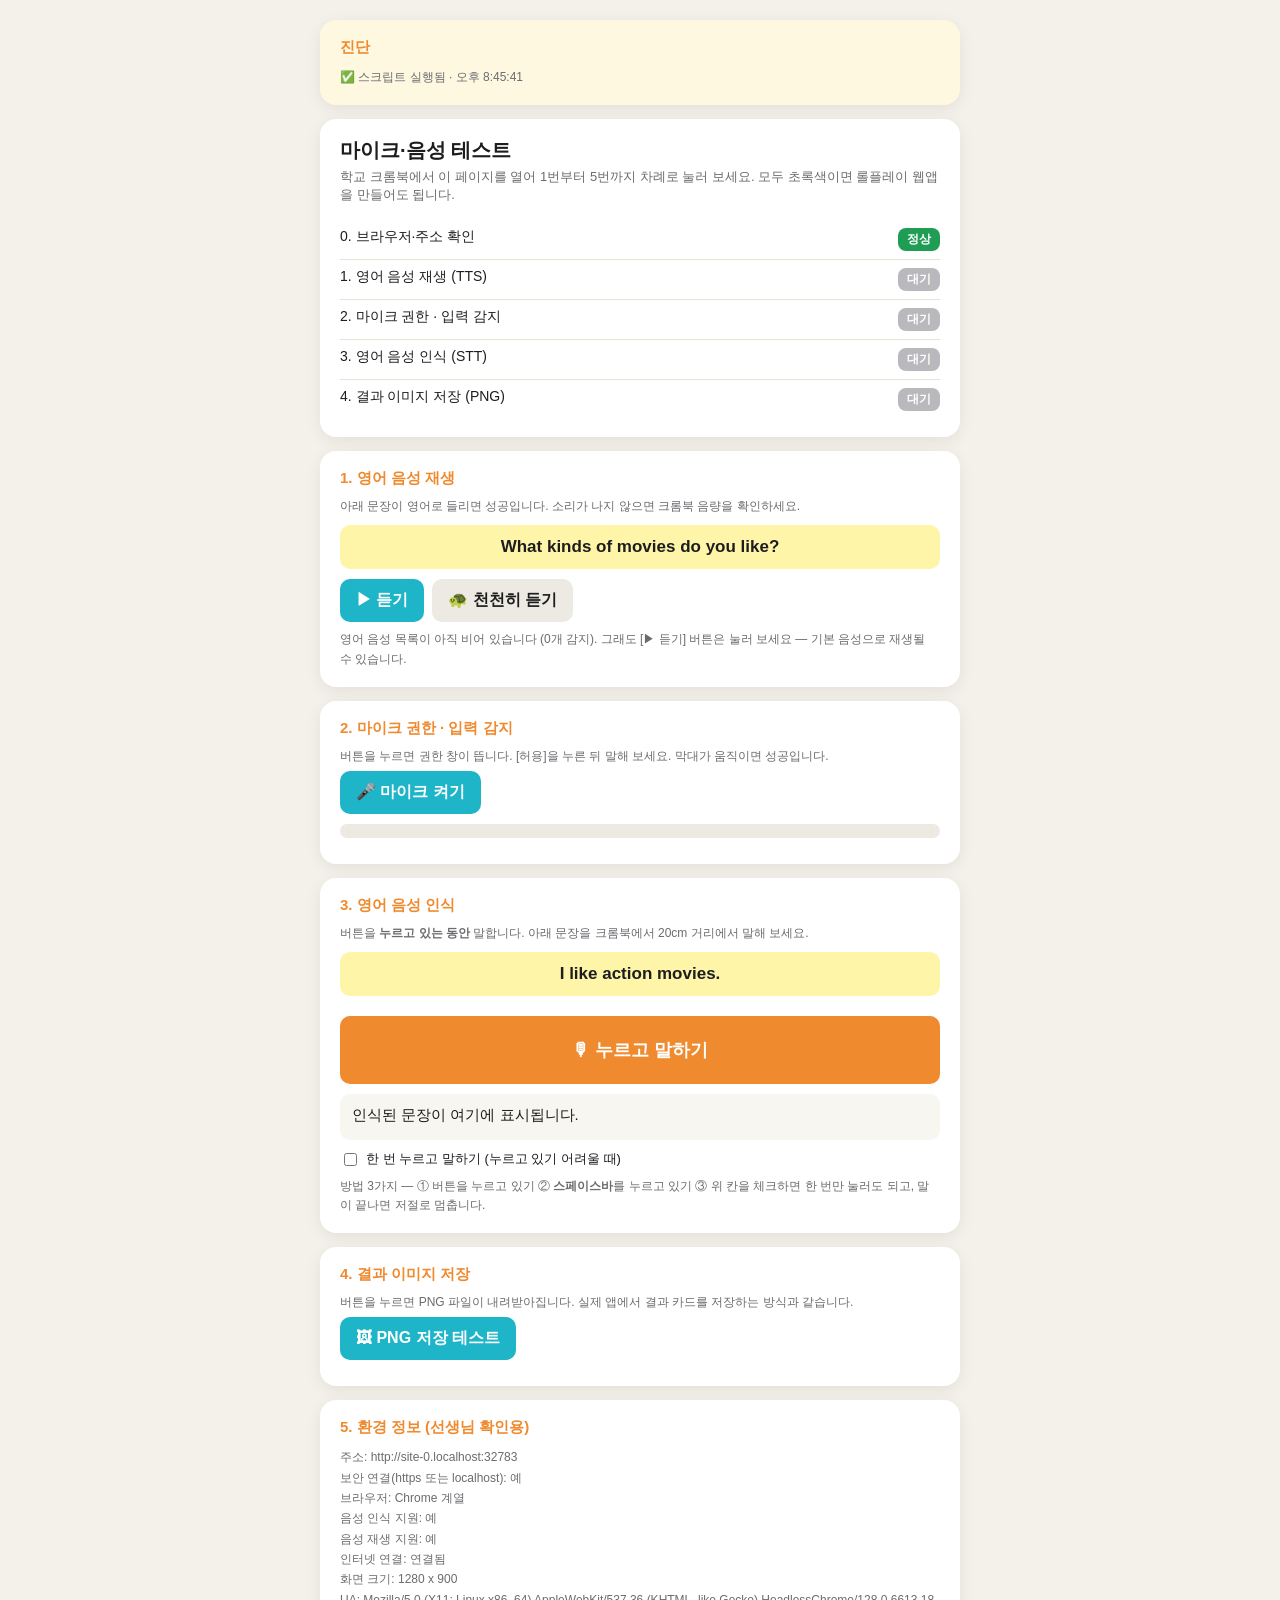
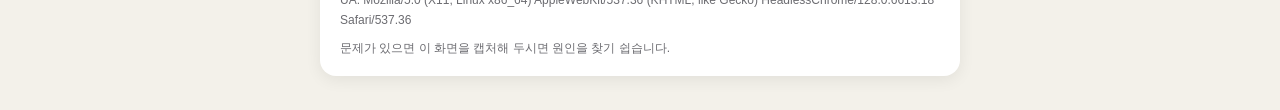
<file: index.html>
<!DOCTYPE html>
<html lang="ko">
<head>
<meta charset="UTF-8">
<meta name="viewport" content="width=device-width, initial-scale=1">
<title>마이크·음성 테스트</title>
<style>
  :root{--bg:#f3f1ea;--card:#fff;--ink:#1d1d1f;--sub:#6b6b70;--line:#e6e2d6;
        --teal:#1fb5c9;--orange:#ef8a2e;--ok:#1f9d55;--warn:#e0a100;--no:#d64545;}
  *{box-sizing:border-box}
  body{margin:0;background:var(--bg);color:var(--ink);padding:20px 14px;
       font-family:"Pretendard","Apple SD Gothic Neo","Noto Sans KR",sans-serif}
  .wrap{max-width:640px;margin:0 auto}
  .card{background:var(--card);border-radius:16px;padding:18px 20px;margin-bottom:14px;
        box-shadow:0 4px 16px rgba(0,0,0,.07)}
  h1{font-size:20px;margin:0 0 4px}
  .lead{font-size:13px;color:var(--sub);margin:0 0 16px}
  h2{font-size:15px;margin:0 0 10px;color:var(--orange)}
  .step{font-size:12px;color:var(--sub);margin-bottom:6px}
  button{font:inherit;border:0;border-radius:10px;padding:11px 16px;cursor:pointer;
         background:var(--teal);color:#fff;font-weight:700}
  button.ghost{background:#eceae2;color:var(--ink)}
  button:disabled{opacity:.45;cursor:default}
  .row{display:flex;gap:8px;flex-wrap:wrap;align-items:center}
  .talk{width:100%;padding:22px;font-size:18px;background:var(--orange);margin-top:10px;
        touch-action:none;user-select:none}
  .talk.rec{background:var(--no)}
  .target{background:#fff5a8;border-radius:10px;padding:12px;font-size:17px;font-weight:700;
          text-align:center;margin:10px 0}
  .result{background:#f7f6f1;border-radius:10px;padding:12px;font-size:15px;min-height:46px;
          margin-top:10px;word-break:break-word}
  .meter{height:14px;background:#eceae2;border-radius:7px;overflow:hidden;margin-top:10px}
  .meter i{display:block;height:100%;width:0;background:var(--ok);transition:width .08s}
  ul.checks{list-style:none;padding:0;margin:0;font-size:14px}
  ul.checks li{padding:8px 0;border-bottom:1px solid var(--line);display:flex;
               justify-content:space-between;gap:10px}
  ul.checks li:last-child{border-bottom:0}
  .badge{font-size:12px;font-weight:700;padding:3px 9px;border-radius:8px;color:#fff;white-space:nowrap}
  .b-ok{background:var(--ok)} .b-warn{background:var(--warn)} .b-no{background:var(--no)} .b-idle{background:#b9b9bd}
  .hint{font-size:12px;color:var(--sub);margin-top:8px;line-height:1.6}
  .env{font-size:12px;color:var(--sub);line-height:1.7;word-break:break-all}
</style>
</head>
<body>
<div class="wrap">

  <div class="card" id="diagCard" style="background:#fff8e1">
    <h2>진단</h2>
    <div class="env" id="diag">스크립트가 실행되지 않았습니다. 이 문장이 그대로 보이면, 페이지가 스크립트를 막는 곳(파일 미리보기, 구글 드라이브 미리보기 등)에서 열린 것입니다.</div>
  </div>

  <div class="card">
    <h1>마이크·음성 테스트</h1>
    <p class="lead">학교 크롬북에서 이 페이지를 열어 1번부터 5번까지 차례로 눌러 보세요. 모두 초록색이면 롤플레이 웹앱을 만들어도 됩니다.</p>
    <ul class="checks" id="checks">
      <li><span>0. 브라우저·주소 확인</span><span class="badge b-idle" id="c0">대기</span></li>
      <li><span>1. 영어 음성 재생 (TTS)</span><span class="badge b-idle" id="c1">대기</span></li>
      <li><span>2. 마이크 권한 · 입력 감지</span><span class="badge b-idle" id="c2">대기</span></li>
      <li><span>3. 영어 음성 인식 (STT)</span><span class="badge b-idle" id="c3">대기</span></li>
      <li><span>4. 결과 이미지 저장 (PNG)</span><span class="badge b-idle" id="c4">대기</span></li>
    </ul>
  </div>

  <div class="card">
    <h2>1. 영어 음성 재생</h2>
    <div class="step">아래 문장이 영어로 들리면 성공입니다. 소리가 나지 않으면 크롬북 음량을 확인하세요.</div>
    <div class="target">What kinds of movies do you like?</div>
    <div class="row">
      <button id="btnSpeak">▶ 듣기</button>
      <button class="ghost" id="btnSlow">🐢 천천히 듣기</button>
    </div>
    <div class="hint" id="voiceInfo">음성 목록을 불러오는 중…</div>
  </div>

  <div class="card">
    <h2>2. 마이크 권한 · 입력 감지</h2>
    <div class="step">버튼을 누르면 권한 창이 뜹니다. [허용]을 누른 뒤 말해 보세요. 막대가 움직이면 성공입니다.</div>
    <div class="row"><button id="btnMic">🎤 마이크 켜기</button></div>
    <div class="meter"><i id="level"></i></div>
    <div class="hint" id="micMsg"></div>
  </div>

  <div class="card">
    <h2>3. 영어 음성 인식</h2>
    <div class="step">버튼을 <b>누르고 있는 동안</b> 말합니다. 아래 문장을 크롬북에서 20cm 거리에서 말해 보세요.</div>
    <div class="target">I like action movies.</div>
    <button class="talk" id="btnTalk">🎙 누르고 말하기</button>
    <div class="result" id="sttOut">인식된 문장이 여기에 표시됩니다.</div>
    <div class="row" style="margin-top:10px">
      <label style="font-size:13px;display:flex;align-items:center;gap:6px;cursor:pointer">
        <input type="checkbox" id="toggleMode"> 한 번 누르고 말하기 (누르고 있기 어려울 때)
      </label>
    </div>
    <div class="hint" id="sttMsg">방법 3가지 — ① 버튼을 누르고 있기 ② <b>스페이스바</b>를 누르고 있기 ③ 위 칸을 체크하면 한 번만 눌러도 되고, 말이 끝나면 저절로 멈춥니다.</div>
  </div>

  <div class="card">
    <h2>4. 결과 이미지 저장</h2>
    <div class="step">버튼을 누르면 PNG 파일이 내려받아집니다. 실제 앱에서 결과 카드를 저장하는 방식과 같습니다.</div>
    <div class="row"><button id="btnPng">🖼 PNG 저장 테스트</button></div>
    <div class="hint" id="pngMsg"></div>
  </div>

  <div class="card">
    <h2>5. 환경 정보 (선생님 확인용)</h2>
    <div class="env" id="env"></div>
    <div class="hint">문제가 있으면 이 화면을 캡처해 두시면 원인을 찾기 쉽습니다.</div>
  </div>

</div>

<script>
window.onerror = function(msg, src, line){
  var d = document.getElementById("diag");
  if (d) d.innerHTML = "⚠️ 스크립트 오류: " + msg + " (줄 " + line + ")";
  return false;
};
(function(){
  "use strict";
  var $ = function(id){ return document.getElementById(id); };
  $("diag").textContent = "✅ 스크립트 실행됨 · " + new Date().toLocaleTimeString("ko-KR");
  function mark(id, state, text){
    var el = $(id);
    el.className = "badge " + ({ok:"b-ok", warn:"b-warn", no:"b-no"}[state] || "b-idle");
    el.textContent = text;
  }

  /* ---------- 0. 환경 확인 ---------- */
  var ua = navigator.userAgent;
  var isChrome = /Chrome\//.test(ua) && !/Edg\/|OPR\//.test(ua);
  var secure = window.isSecureContext;
  var hasSTT = ("webkitSpeechRecognition" in window) || ("SpeechRecognition" in window);
  var hasTTS = ("speechSynthesis" in window);
  var envLines = [
    "주소: " + location.origin,
    "보안 연결(https 또는 localhost): " + (secure ? "예" : "아니오"),
    "브라우저: " + (isChrome ? "Chrome 계열" : "Chrome 아님"),
    "음성 인식 지원: " + (hasSTT ? "예" : "아니오"),
    "음성 재생 지원: " + (hasTTS ? "예" : "아니오"),
    "인터넷 연결: " + (navigator.onLine ? "연결됨" : "끊김"),
    "화면 크기: " + window.innerWidth + " x " + window.innerHeight,
    "UA: " + ua
  ];
  $("env").innerHTML = envLines.join("<br>");

  if (location.protocol === "file:"){
    $("diag").innerHTML = "⚠️ 이 페이지가 <b>파일(file://)</b>로 열렸습니다. 이 상태에서는 마이크와 음성 인식이 동작하지 않습니다. "
      + "GitHub Pages나 Netlify에 올린 뒤 <b>https:// 주소</b>로 열어 주세요.";
    $("diagCard").style.background = "#ffe3e3";
  }

  if (secure && isChrome && hasSTT && hasTTS) mark("c0","ok","정상");
  else if (!secure) mark("c0","no","https 필요");
  else if (!hasSTT) mark("c0","no","인식 미지원");
  else mark("c0","warn","Chrome 권장");

  /* ---------- 1. TTS ---------- */
  var voice = null, tries = 0;
  function pickVoice(){
    if (!hasTTS) { $("voiceInfo").textContent = "이 브라우저는 음성 재생을 지원하지 않습니다."; return true; }
    var all = [];
    try { all = speechSynthesis.getVoices() || []; } catch(e){}
    var vs = all.filter(function(v){ return /^en(-|_)/i.test(v.lang); });
    if (!vs.length){
      $("voiceInfo").textContent = "영어 음성 목록이 아직 비어 있습니다 (" + all.length + "개 감지). "
        + "그래도 [▶ 듣기] 버튼은 눌러 보세요 — 기본 음성으로 재생될 수 있습니다.";
      return false;
    }
    voice = vs.filter(function(v){ return /US/i.test(v.lang); })[0] || vs[0];
    $("voiceInfo").textContent = "사용 음성: " + voice.name + " (" + voice.lang + ")";
    return true;
  }
  if (hasTTS){
    if (!pickVoice()){
      var timer = setInterval(function(){
        tries++;
        if (pickVoice() || tries > 20) clearInterval(timer);
      }, 300);
    }
    try { speechSynthesis.onvoiceschanged = pickVoice; } catch(e){}
  }

  function speak(rate){
    if (!hasTTS) { mark("c1","no","미지원"); return; }
    speechSynthesis.cancel();
    var u = new SpeechSynthesisUtterance("What kinds of movies do you like?");
    u.lang = "en-US"; u.rate = rate;
    if (voice) u.voice = voice;
    u.onstart = function(){ mark("c1","warn","재생 중"); };
    u.onend   = function(){ mark("c1","ok","정상"); };
    u.onerror = function(e){ mark("c1","no","오류"); $("voiceInfo").textContent = "재생 오류: " + (e.error||""); };
    speechSynthesis.speak(u);
  }
  $("btnSpeak").onclick = function(){ speak(1); };
  $("btnSlow").onclick  = function(){ speak(0.7); };

  /* ---------- 2. 마이크 입력 ---------- */
  var micOn = false, peak = 0;
  $("btnMic").onclick = function(){
    if (micOn) return;
    if (!navigator.mediaDevices || !navigator.mediaDevices.getUserMedia){
      mark("c2","no","미지원"); $("micMsg").textContent = "이 브라우저에서는 마이크를 쓸 수 없습니다."; return;
    }
    mark("c2","warn","권한 요청 중");
    navigator.mediaDevices.getUserMedia({audio:true}).then(function(stream){
      micOn = true;
      mark("c2","warn","말해 보세요");
      $("micMsg").textContent = "권한이 허용되었습니다. 말할 때 막대가 움직이면 정상입니다.";
      $("btnMic").disabled = true;
      var ctx = new (window.AudioContext || window.webkitAudioContext)();
      var src = ctx.createMediaStreamSource(stream);
      var an = ctx.createAnalyser(); an.fftSize = 512;
      src.connect(an);
      var buf = new Uint8Array(an.fftSize);
      (function loop(){
        an.getByteTimeDomainData(buf);
        var sum = 0;
        for (var i=0;i<buf.length;i++){ var d = (buf[i]-128)/128; sum += d*d; }
        var rms = Math.sqrt(sum/buf.length);
        var pct = Math.min(100, Math.round(rms*400));
        $("level").style.width = pct + "%";
        if (pct > peak) peak = pct;
        if (peak >= 12) mark("c2","ok","정상");
        requestAnimationFrame(loop);
      })();
    }).catch(function(err){
      mark("c2","no","거부됨");
      $("micMsg").textContent = "마이크를 쓸 수 없습니다 (" + err.name + "). 주소창 왼쪽 자물쇠에서 마이크를 [허용]으로 바꿔 주세요.";
    });
  };

  /* ---------- 3. STT ---------- */
  var SR = window.SpeechRecognition || window.webkitSpeechRecognition;
  var rec = null, listening = false;
  var TARGET_CHUNKS = ["i like", "action movies"];

  function norm(s){
    return (s||"").toLowerCase().replace(/[^a-z0-9\s]/g," ").replace(/\s+/g," ").trim();
  }
  function scoreText(text){
    var t = norm(text), hit = 0;
    TARGET_CHUNKS.forEach(function(c){ if (t.indexOf(c) >= 0) hit++; });
    return hit;
  }

  function startRec(){
    if (!SR){ mark("c3","no","미지원"); $("sttMsg").textContent = "이 브라우저는 음성 인식을 지원하지 않습니다. Chrome으로 열어 주세요."; return; }
    if (listening) return;
    rec = new SR();
    rec.lang = "en-US";
    rec.continuous = false;
    rec.interimResults = false;
    rec.maxAlternatives = 3;

    rec.onstart = function(){
      listening = true;
      $("btnTalk").classList.add("rec");
      $("btnTalk").textContent = "🔴 듣는 중… (손을 떼면 끝)";
      mark("c3","warn","듣는 중");
      $("sttMsg").textContent = "";
    };
    rec.onresult = function(e){
      var alts = e.results[0], best = "", bestScore = -1;
      for (var i=0;i<alts.length;i++){
        var s = scoreText(alts[i].transcript);
        if (s > bestScore){ bestScore = s; best = alts[i].transcript; }
      }
      var hits = TARGET_CHUNKS.map(function(c){
        return (norm(best).indexOf(c) >= 0 ? "✅ " : "⬜ ") + c;
      }).join("　");
      $("sttOut").innerHTML = "<b>" + best + "</b><br><span style='font-size:13px'>" + hits + "</span>";
      if (bestScore === TARGET_CHUNKS.length) mark("c3","ok","정상");
      else mark("c3","warn","일부만 인식");
    };
    rec.onerror = function(e){
      var msg = {
        "not-allowed":"마이크 권한이 거부되었습니다. 주소창 자물쇠에서 허용해 주세요.",
        "service-not-allowed":"브라우저가 음성 인식 서비스를 막고 있습니다. 학교 정책 설정을 확인해 주세요.",
        "no-speech":"소리가 인식되지 않았습니다. 조금 더 가까이에서 말해 보세요.",
        "audio-capture":"마이크를 찾지 못했습니다. 이어폰 연결을 확인해 주세요.",
        "network":"네트워크 오류입니다. 학교 와이파이에서 음성 서버가 막혀 있을 수 있습니다.",
        "aborted":"인식이 중단되었습니다."
      }[e.error] || ("오류: " + e.error);
      $("sttMsg").textContent = msg;
      if (e.error === "no-speech" || e.error === "aborted") mark("c3","warn","다시 시도");
      else mark("c3","no","실패");
    };
    rec.onend = function(){
      listening = false;
      $("btnTalk").classList.remove("rec");
      $("btnTalk").textContent = "🎙 누르고 말하기";
    };
    try { rec.start(); } catch(err){ listening = false; }
  }
  function stopRec(){ if (rec && listening) { try { rec.stop(); } catch(e){} } }

  var talk = $("btnTalk");
  function isToggle(){ return $("toggleMode").checked; }

  function pressStart(){
    if (isToggle()){
      if (listening) stopRec(); else startRec();
    } else {
      startRec();
    }
  }
  function pressEnd(){ if (!isToggle()) stopRec(); }

  // 화면 터치 · 트랙패드 · 마우스
  talk.addEventListener("pointerdown", function(e){ e.preventDefault(); talk.focus(); pressStart(); });
  talk.addEventListener("pointerup",   function(e){ e.preventDefault(); pressEnd(); });
  talk.addEventListener("pointerleave",function(){ pressEnd(); });
  talk.addEventListener("contextmenu", function(e){ e.preventDefault(); });
  // 버튼이 기본 click(엔터/스페이스 포함)으로 두 번 동작하지 않게 막음
  talk.addEventListener("click", function(e){ e.preventDefault(); });

  // 키보드: 스페이스바를 누르고 있는 동안 녹음
  document.addEventListener("keydown", function(e){
    if (e.code !== "Space" && e.key !== " ") return;
    var t = e.target.tagName;
    if (t === "INPUT" || t === "TEXTAREA") return;
    e.preventDefault();
    if (e.repeat) return;
    pressStart();
  });
  document.addEventListener("keyup", function(e){
    if (e.code !== "Space" && e.key !== " ") return;
    e.preventDefault();
    pressEnd();
  });

  /* ---------- 4. PNG 저장 ---------- */
  $("btnPng").onclick = function(){
    try{
      var c = document.createElement("canvas");
      c.width = 720; c.height = 360;
      var g = c.getContext("2d");
      g.fillStyle = "#ffffff"; g.fillRect(0,0,720,360);
      g.fillStyle = "#1fb5c9"; g.fillRect(0,0,720,80);
      g.fillStyle = "#ffffff"; g.font = "bold 28px sans-serif";
      g.fillText("말하기 결과 카드 (테스트)", 28, 50);
      g.fillStyle = "#1d1d1f"; g.font = "20px sans-serif";
      g.fillText("이 파일이 저장되면 결과 카드 저장도 정상입니다.", 28, 140);
      g.fillText("저장 시각: " + new Date().toLocaleString("ko-KR"), 28, 180);
      g.fillStyle = "#1f9d55"; g.font = "bold 22px sans-serif";
      g.fillText("✅ PNG 저장 성공", 28, 240);
      c.toBlob(function(blob){
        if (!blob){ mark("c4","no","실패"); $("pngMsg").textContent = "이미지를 만들지 못했습니다."; return; }
        var url = URL.createObjectURL(blob);
        var a = document.createElement("a");
        a.href = url; a.download = "png-test.png";
        document.body.appendChild(a); a.click(); a.remove();
        setTimeout(function(){ URL.revokeObjectURL(url); }, 1000);
        mark("c4","ok","정상");
        $("pngMsg").textContent = "다운로드 폴더에 png-test.png 파일이 저장되었는지 확인해 주세요.";
      }, "image/png");
    } catch(err){
      mark("c4","no","실패");
      $("pngMsg").textContent = "저장 오류: " + err.message;
    }
  };
})();
</script>
</body>
</html>
</file>
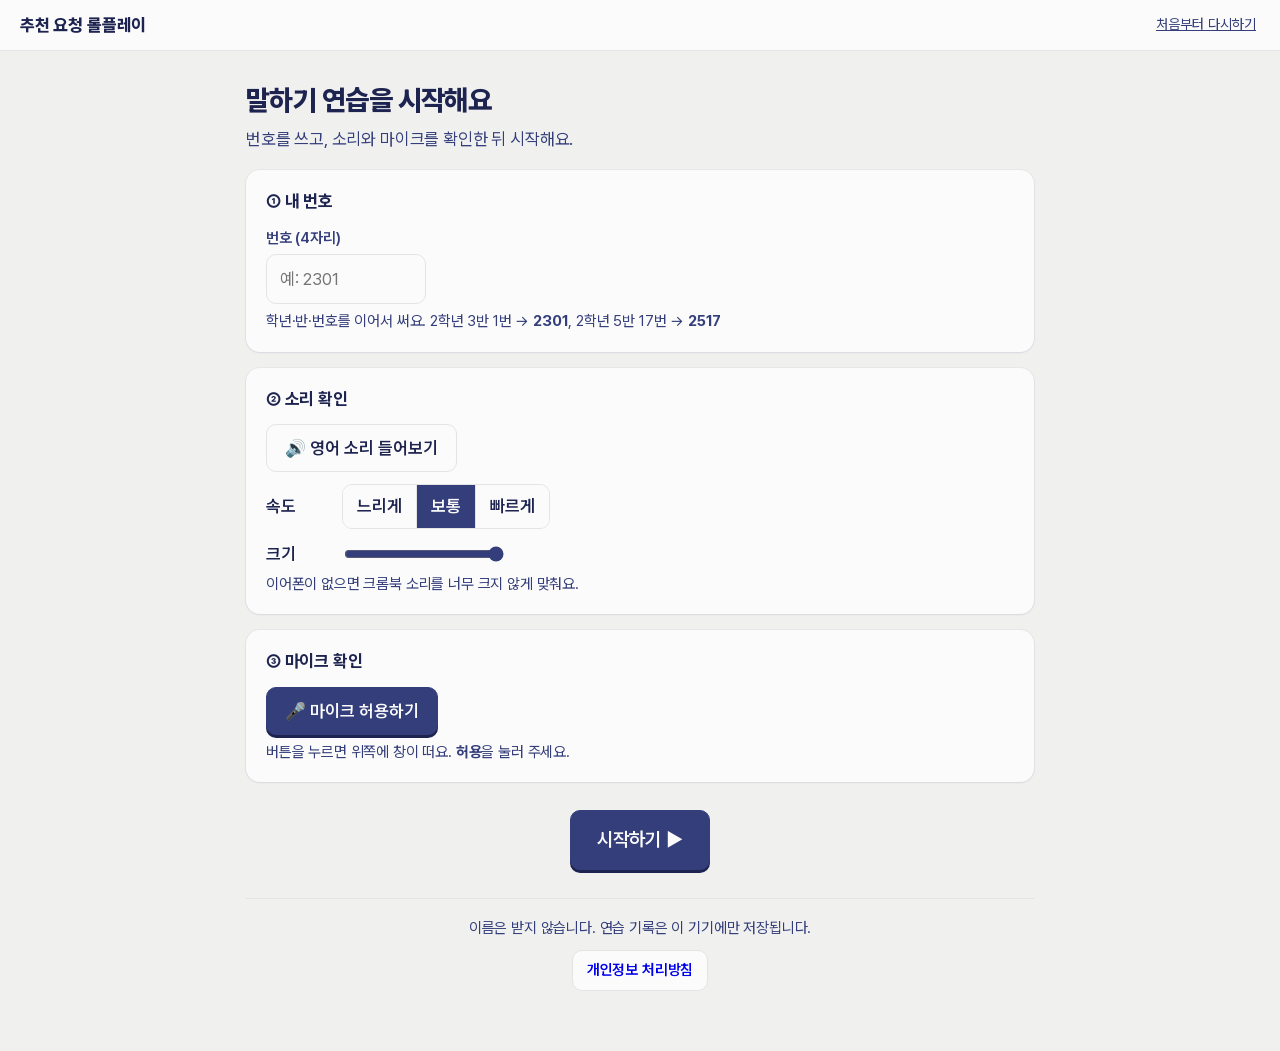
<file: app.html>
<!DOCTYPE html>
<html lang="ko">
<head>
<meta charset="UTF-8">
<meta name="viewport" content="width=device-width, initial-scale=1">
<title>추천 요청 롤플레이</title>
<link rel="icon" href="icons/favicon.ico" sizes="any">
<link rel="icon" href="icons/icon-192.png" type="image/png">
<link rel="apple-touch-icon" href="icons/apple-touch-icon.png">
<link rel="manifest" href="manifest.webmanifest">
<meta name="theme-color" content="#343E7B">
<link rel="stylesheet" href="fonts/pretendard/pretendard.css">
<style>
  :root {
    /* 참조 1 팔레트 (A 스노우 노트) + 글자용 짙은 남색 */
    --bg: #F0F0EF;
    --card: #FBFBFB;
    --ink: #1E2450;
    --muted: #343E7B;
    --line: #E5E4E4;
    --soft: #F0F0EF;
    --primary: #343E7B;
    --primary-soft: #E4E7F0;
    --speak: #F69B63;
    --green: #59BD93;
    --green-soft: #DEF0E8;
    --yellow: #A4ADC7;
    --yellow-soft: #EBEDF2;
    --red: #343E7B;
    --red-soft: #FAE3D5;
    --radius: 14px;
  }
  * { box-sizing: border-box; }
  body {
    margin: 0;
    background: var(--bg);
    color: var(--ink);
    font: 17px/1.55 system-ui, "Noto Sans KR", "Apple SD Gothic Neo", "Malgun Gothic", sans-serif;
  }
  [hidden] { display: none !important; }
  button, input { font: inherit; color: inherit; }
  .en { font-family: system-ui, "Segoe UI", Roboto, Arial, sans-serif; }

  /* ---------- 상단 ---------- */
  .topbar {
    position: sticky; top: 0; z-index: 10;
    display: flex; align-items: center; gap: 10px; flex-wrap: wrap;
    padding: 10px 20px;
    background: var(--card); border-bottom: 1px solid var(--line);
  }
  .topbar .title { font-weight: 700; }
  .topbar .spacer { flex: 1; }
  .badge {
    display: inline-block; padding: 2px 10px; border-radius: 999px;
    background: var(--primary-soft); color: var(--primary); font-size: 14px; font-weight: 600;
  }
  .linkbtn {
    background: none; border: 0; color: var(--muted); font-size: 14px;
    text-decoration: underline; cursor: pointer; padding: 4px;
  }

  .banner {
    margin: 12px auto 0; max-width: 820px; padding: 12px 16px;
    border-radius: 10px; font-size: 15px;
  }
  .banner.warn { background: var(--yellow-soft); border: 1px solid var(--yellow); }
  .banner.err  { background: var(--red-soft); border: 1px solid var(--speak); }

  main { max-width: 820px; margin: 0 auto; padding: 20px 16px 60px; }
  h1 { font-size: 26px; margin: 8px 0 4px; }
  .lead { color: var(--muted); margin: 0 0 18px; }

  .card {
    background: var(--card); border: 1px solid var(--line); border-radius: var(--radius);
    padding: 18px 20px; margin-bottom: 16px;
  }
  .card h2 { font-size: 19px; margin: 0 0 12px; display: flex; align-items: center; gap: 8px; }
  .card h2 small { color: var(--muted); font-weight: 500; font-size: 15px; }
  .card h2 .ok { margin-left: auto; font-size: 15px; color: var(--ink); font-weight: 600; }

  /* ---------- 입력 ---------- */
  .row { display: flex; gap: 12px; flex-wrap: wrap; }
  .field { display: flex; flex-direction: column; gap: 4px; flex: 1 1 200px; }
  .field > span { font-size: 15px; color: var(--muted); font-weight: 600; }
  input[type=text] {
    width: 100%; padding: 11px 13px; border: 1.5px solid var(--line); border-radius: 10px;
    background: var(--card); outline: none;
  }
  input[type=text]:focus { border-color: var(--primary); box-shadow: 0 0 0 3px var(--primary-soft); }
  select {
    width: 100%; max-width: 420px; padding: 11px 13px; border: 1.5px solid var(--line); border-radius: 10px;
    background: var(--card); font: inherit; color: inherit; cursor: pointer; outline: none;
  }
  select:focus { border-color: var(--primary); box-shadow: 0 0 0 3px var(--primary-soft); }
  select:disabled { background: var(--soft); color: var(--muted); cursor: not-allowed; }

  .btn {
    display: inline-flex; align-items: center; justify-content: center; gap: 6px;
    padding: 10px 18px; border-radius: 10px; border: 1.5px solid var(--line);
    background: var(--card); cursor: pointer; font-weight: 600;
  }
  .btn:hover { border-color: var(--yellow); }
  .btn.primary { background: var(--primary); border-color: var(--primary); color: var(--card); }
  .btn.primary:hover { filter: brightness(1.07); }
  .btn.big { padding: 14px 26px; font-size: 19px; }
  .btn:disabled { opacity: .45; cursor: not-allowed; filter: none; }

  .seg { display: inline-flex; border: 1.5px solid var(--line); border-radius: 10px; overflow: hidden; }
  .seg button {
    border: 0; background: var(--card); padding: 8px 14px; cursor: pointer; font-weight: 600;
    border-right: 1px solid var(--line);
  }
  .seg button:last-child { border-right: 0; }
  .seg button.on { background: var(--primary); color: var(--card); }

  .sub { font-size: 15px; color: var(--muted); margin: 6px 0 0; }
  .setting { display: flex; align-items: center; gap: 12px; flex-wrap: wrap; margin-top: 12px; }
  .setting > .lbl { font-weight: 600; min-width: 64px; }
  input[type=range] { width: 160px; accent-color: var(--primary); }

  /* ---------- 마이크 ---------- */
  .radios { display: flex; gap: 10px; flex-wrap: wrap; }
  .radio {
    display: flex; align-items: center; gap: 8px; cursor: pointer;
    padding: 9px 14px; border: 1.5px solid var(--line); border-radius: 10px;
  }
  .radio:has(input:checked) { border-color: var(--primary); background: var(--primary-soft); }
  .radio input { accent-color: var(--primary); width: 18px; height: 18px; margin: 0; }

  .meter {
    height: 12px; border-radius: 999px; background: var(--line); overflow: hidden; flex: 1;
  }
  .meter i {
    display: block; height: 100%; width: 0%; border-radius: 999px;
    background: var(--speak); transition: width .06s linear;
  }
  .meter-row { display: flex; align-items: center; gap: 10px; margin: 12px 0; font-size: 14px; color: var(--muted); }

  .ptt {
    width: 100%; padding: 22px 16px; border-radius: 16px; cursor: pointer;
    border: 2px dashed var(--speak); background: var(--primary-soft); color: var(--primary);
    font-size: 20px; font-weight: 700; user-select: none; -webkit-user-select: none; touch-action: none;
  }
  .ptt.listening {
    border: 2px solid var(--red); background: var(--red-soft); color: var(--red);
    animation: pulse 1.1s ease-in-out infinite;
  }
  .ptt:disabled { opacity: .5; cursor: not-allowed; animation: none; }
  @keyframes pulse { 0%,100% { box-shadow: 0 0 0 0 rgba(246,155,99,.7); } 50% { box-shadow: 0 0 0 10px rgba(246,155,99,0); } }
  kbd {
    display: inline-block; padding: 1px 8px; border: 1px solid var(--yellow); border-bottom-width: 3px;
    border-radius: 6px; background: var(--card); font-size: 14px; font-family: inherit;
  }
  .kbd-hint { text-align: center; font-size: 14px; color: var(--muted); margin-top: 8px; }

  .msg { margin-top: 12px; padding: 12px 14px; border-radius: 10px; font-size: 15px; }
  .msg.ok { background: var(--green-soft); color: var(--ink); }
  .msg.err { background: var(--red-soft); color: var(--ink); }
  .msg.info { background: var(--soft); color: var(--ink); }
  .heard { font-size: 18px; font-weight: 600; }

  .start-area { text-align: center; margin-top: 8px; }
  .start-area .msg { text-align: left; }

  /* ---------- 화면 5 ---------- */
  .steps { list-style: none; margin: 0; padding: 0; display: flex; flex-direction: column; gap: 10px; }
  .steps > li {
    display: flex; gap: 12px; align-items: flex-start; padding: 12px 14px;
    border: 1.5px solid var(--line); border-radius: 12px; background: var(--card);
  }
  .steps > li.done { border-color: var(--green); background: var(--green-soft); }
  .steps .num {
    flex: none; width: 30px; height: 30px; border-radius: 50%; display: grid; place-items: center;
    background: var(--primary-soft); color: var(--primary); font-weight: 800;
  }
  .steps > li.done .num { background: var(--green); color: var(--ink); }
  .steps .body { flex: 1; min-width: 0; }
  .steps .body b.t { display: block; font-size: 17px; }
  .steps .body .sub { margin-top: 4px; }
  .steps .body > .btn { margin-top: 8px; text-decoration: none; }
  .steps .check {
    flex: none; display: flex; align-items: center; gap: 6px; cursor: pointer;
    font-size: 14px; font-weight: 600; color: var(--muted); white-space: nowrap; padding-top: 4px;
  }
  .steps .check input { width: 20px; height: 20px; accent-color: var(--green); margin: 0; }
  .howto { list-style: decimal; margin: 4px 0 0; padding-left: 22px; display: flex; flex-direction: column; gap: 4px; color: var(--ink); }
  .howto kbd { font-size: 13px; }
  .copy-row { display: flex; gap: 8px; align-items: center; flex-wrap: wrap; margin-top: 8px; }
  .copy-row code {
    padding: 8px 12px; border-radius: 8px; background: var(--soft); font-size: 17px; font-weight: 700;
    font-family: inherit; word-break: break-all;
  }
  .nav-row { display: flex; gap: 10px; justify-content: space-between; flex-wrap: wrap; margin-top: 16px; }
  .done-box { text-align: center; padding: 26px 20px; }

  /* 개인정보 처리방침 안내 (화면 1 · 5) */
  .privacy-box {
    margin-top: 28px; padding-top: 18px; border-top: 1px solid var(--line); text-align: center;
  }
  .privacy-box p { margin: 0 0 10px; font-size: 15px; color: var(--muted); }
  .privacy-box .btn { font-size: 15px; padding: 8px 14px; text-decoration: none; }
  .privacy-link { margin: 24px 0 0; text-align: center; font-size: 13px; }
  .privacy-link a { color: var(--muted); }
  .done-box .big-emoji { font-size: 56px; line-height: 1.2; }

  /* ---------- 화면 2 ---------- */
  .tabs { display: flex; gap: 8px; margin-bottom: 14px; flex-wrap: wrap; }
  .tab {
    flex: 1 1 150px; padding: 10px 12px; border-radius: 12px; cursor: pointer;
    border: 1.5px solid var(--line); background: var(--card); font-weight: 700; color: var(--muted);
  }
  .tab.on { border-color: var(--primary); color: var(--primary); background: var(--primary-soft); }
  .tab.done::after { content: " ✓"; }

  .q { padding: 14px 0; border-top: 1px dashed var(--line); }
  .q:first-of-type { border-top: 0; padding-top: 4px; }
  .q-title { font-weight: 700; margin-bottom: 10px; display: flex; align-items: center; gap: 8px; }
  .num {
    display: inline-grid; place-items: center; width: 26px; height: 26px; border-radius: 50%;
    background: var(--primary); color: var(--card); font-size: 14px;
  }

  .opts { display: grid; grid-template-columns: repeat(auto-fit, minmax(190px, 1fr)); gap: 10px; }
  .opt {
    display: flex; align-items: center; gap: 10px; cursor: pointer;
    padding: 12px 14px; border: 1.5px solid var(--line); border-radius: 12px;
  }
  .opt:has(input:checked) { border-color: var(--primary); background: var(--primary-soft); }
  .opt input { accent-color: var(--primary); width: 18px; height: 18px; margin: 0; flex: none; }
  .opt .en { font-weight: 700; }
  .opt small { display: block; color: var(--muted); font-weight: 500; }

  .own { margin-top: 12px; padding: 14px; border-radius: 12px; background: var(--soft); }
  .own .field { margin-bottom: 8px; }
  .own .sub { margin: 0; }



  .preview h3 { margin: 0 0 12px; font-size: 17px; }
  .read-first {
    margin: -4px 0 12px; padding: 8px 12px; border-radius: 10px;
    background: var(--primary-soft); color: var(--primary); font-size: 15px;
  }
  .line { display: flex; gap: 10px; align-items: flex-start; padding: 8px 0; }
  .who {
    flex: none; width: 76px; text-align: center; font-size: 13px; font-weight: 700;
    padding: 3px 0; border-radius: 8px;
  }
  .who.them { background: var(--soft); color: var(--muted); }
  .who.me { background: var(--primary-soft); color: var(--primary); }
  .say { font-size: 18px; }
  .say.them { color: var(--muted); }
  .fill { color: var(--primary); font-weight: 700; border-bottom: 2px solid var(--speak); }
  .blank { display: inline-block; min-width: 70px; border-bottom: 2px solid var(--red); color: var(--red); text-align: center; }
  .tip { margin: 12px 0 0; padding: 10px 12px; border-radius: 10px; background: var(--yellow-soft); font-size: 15px; }

  .nav { display: flex; justify-content: space-between; align-items: center; gap: 10px; margin-top: 4px; }
  .missing { font-size: 15px; color: var(--red); margin: 0 0 10px; padding-left: 20px; }
  .missing:empty { display: none; }

  .msg.warn { background: var(--yellow-soft); color: var(--ink); }

  /* a/an + 단수: 채점하지 않고 바른 형태를 색으로만 보여 줌 */
  .art { color: var(--ink); background: var(--primary-soft); box-shadow: inset 0 -2px 0 var(--speak); border-radius: 6px; padding: 0 4px; white-space: nowrap; }
  .msg .good { font-size: 19px; font-weight: 800; margin-bottom: 8px; }
  .model {
    display: flex; align-items: center; gap: 12px; flex-wrap: wrap;
    padding: 12px 14px; margin-bottom: 12px; border-radius: 10px; background: var(--card); color: var(--ink);
  }
  .model .target { flex: 1 1 260px; font-size: 22px; line-height: 1.5; }
  body.tts-on #rpHear { opacity: .4; pointer-events: none; }

  /* ---------- 화면 4 ---------- */
  .result-card { display: block; width: 100%; height: auto; border-radius: 10px; }

  /* ---------- 화면 3 ---------- */
  .rp-top { display: flex; align-items: center; gap: 12px; flex-wrap: wrap; margin-bottom: 14px; }
  .rp-prog { font-weight: 700; }
  .bar { flex: 1 1 160px; height: 10px; background: var(--line); border-radius: 999px; overflow: hidden; }
  .bar i { display: block; height: 100%; width: 0; background: var(--primary); border-radius: 999px; transition: width .3s; }
  .seg.small button { padding: 5px 10px; font-size: 14px; }
  .round-label { font-weight: 700; color: var(--muted); font-size: 15px; margin-bottom: 10px; }
  .log { display: flex; flex-direction: column; gap: 10px; }
  .bubble {
    max-width: 88%; padding: 10px 14px; border-radius: 16px; font-size: 18px;
    display: flex; gap: 10px; align-items: center; flex-wrap: wrap;
  }
  .bubble.them { align-self: flex-start; background: var(--soft); border-bottom-left-radius: 4px; }
  .bubble.me { align-self: flex-end; background: var(--primary-soft); border-bottom-right-radius: 4px; }
  .bubble.me.practice { background: var(--yellow-soft); }
  .bubble.speaking { outline: 2px solid var(--primary); }
  .bubble .who2 { font-size: 13px; font-weight: 700; color: var(--muted); white-space: nowrap; }
  .replay {
    border: 1px solid var(--line); background: var(--card); border-radius: 999px; padding: 3px 10px;
    cursor: pointer; font-size: 14px; flex: none; font-weight: 600;
  }
  body.tts-on .replay { opacity: .4; pointer-events: none; }
  .turn { border: 2px solid var(--primary); }
  .turn-head { display: flex; gap: 10px; align-items: center; flex-wrap: wrap; margin-bottom: 12px; }
  .turn-head .spacer { flex: 1; }
  .lvl { font-size: 14px; padding: 2px 10px; border-radius: 999px; background: var(--green-soft); color: var(--ink); font-weight: 600; }
  .target { font-size: 24px; font-weight: 700; line-height: 1.7; }
  .gap { display: inline-block; border-bottom: 3px solid var(--speak); margin: 0 4px; height: 1.1em; vertical-align: -0.1em; }
  .ko-hint { font-size: 20px; font-weight: 600; padding: 12px 14px; background: var(--soft); border-radius: 10px; }
  .frags { display: flex; flex-wrap: wrap; gap: 6px; margin-top: 8px; }
  .frag { padding: 3px 10px; border-radius: 8px; font-size: 15px; background: var(--card); border: 1.5px solid var(--line); }
  .frag.ok { border-color: var(--green); background: var(--card); }
  .frag.extra { color: var(--muted); background: var(--soft); border-style: dashed; }
  .selfs { display: flex; gap: 12px; flex-wrap: wrap; justify-content: center; margin-top: 14px; }
  .selfbtn {
    flex: 1 1 150px; padding: 18px 10px; border-radius: 14px; border: 2px solid var(--line);
    background: var(--card); cursor: pointer; font-size: 17px; font-weight: 700;
  }
  .selfbtn span { display: block; font-size: 44px; line-height: 1.2; }
  .selfbtn:hover { border-color: var(--primary); background: var(--primary-soft); }

  /* ---------- 디자인 정리 ----------
   * 글꼴 하나(Pretendard)로 통일, 카드 테두리는 줄이고
   * 지금 할 일(내 차례 카드 · 말하기 버튼)만 강하게 보이게 한다. */
  body {
    font-family: "Pretendard Variable", Pretendard, system-ui, "Noto Sans KR", "Malgun Gothic", sans-serif;
    letter-spacing: -0.01em;
  }
  .en { font-family: inherit; letter-spacing: 0; }
  h1 { font-size: 28px; font-weight: 800; letter-spacing: -0.02em; text-wrap: balance; }
  .topbar .title { font-weight: 800; }

  .card { border: 0; box-shadow: 0 1px 2px rgba(30, 36, 80, .08), 0 0 0 1px rgba(30, 36, 80, .04); }
  .card h2 { font-size: 17px; }
  .card.preview { background: var(--primary-soft); box-shadow: none; }
  .card.preview .read-first { background: var(--card); font-weight: 500; }
  .who { border-radius: 999px; }
  .who.me { background: #DFE3EC; color: var(--ink); }
  .blank { color: var(--ink); border-bottom-color: var(--speak); }

  /* ---------- A 스노우 노트 (참조 1 팔레트) ----------
   * 지금 짜임 그대로, 흰 종이 같은 화면에 남색이 지금 할 일(내 차례 카드 · 말하기 버튼)만 짚어 줌.
   * 친구 말풍선은 흰색, 내 말풍선은 쿨그레이로 연하게. 수준 색(민트·주황·쿨그레이) 위 글자는 짙은 남색. */
  #rpLine > .card:first-child { background: transparent; box-shadow: none; padding: 4px 0 10px; }
  .bubble.them { background: var(--card); color: var(--ink); box-shadow: 0 0 0 1px var(--line); }
  .bubble.me { background: #DFE3EC; color: var(--ink); }
  .bubble.me.practice { background: var(--yellow-soft); outline: 1.5px dashed var(--yellow); }
  .bubble.speaking { outline: 3px solid var(--speak); outline-offset: 2px; }
  .mark {
    display: inline-grid; place-items: center; width: 1.4em; height: 1.4em; border-radius: 50%;
    font-size: .85em; font-weight: 800; flex: none; background: var(--green); color: var(--ink);
  }
  .mark.no { background: var(--yellow); }
  .bubble .mark { width: 24px; height: 24px; font-size: 14px; }
  .frag.miss { border-style: dashed; border-color: var(--muted); }

  .turn { border: 2px solid var(--primary); box-shadow: 0 10px 28px rgba(52, 62, 123, .16); }
  .turn-head b { font-size: 19px; color: var(--primary); }
  .lvl { background: var(--green-soft); color: var(--ink); }

  .btn.primary { box-shadow: 0 3px 0 var(--ink); }
  .btn.primary:active { transform: translateY(2px); box-shadow: 0 1px 0 var(--ink); }
  .btn.primary:disabled { box-shadow: none; transform: none; }

  .ptt {
    border: 0; background: var(--primary); color: var(--card);
    font-size: 21px; padding: 24px 16px; box-shadow: 0 4px 0 var(--ink);
  }
  .ptt:active { transform: translateY(2px); box-shadow: 0 2px 0 var(--ink); }
  .ptt.listening {
    border: 0; background: var(--speak); color: var(--ink);
    animation: listen 1.1s ease-in-out infinite;
  }
  @keyframes listen {
    0%, 100% { box-shadow: 0 0 0 0 rgba(246, 155, 99, .6); }
    50% { box-shadow: 0 0 0 10px rgba(246, 155, 99, 0); }
  }
  .ptt:disabled { background: var(--line); color: var(--muted); box-shadow: none; }
  .meter i { background: var(--speak); }

  .done-mark {
    width: 64px; height: 64px; margin: 0 auto 8px; border-radius: 50%; border: 2.5px solid var(--ink);
    display: grid; place-items: center; background: var(--green); color: var(--ink);
    font-size: 34px; font-weight: 800;
  }
  .btn:focus-visible, .ptt:focus-visible, .tab:focus-visible, .selfbtn:focus-visible {
    outline: 3px solid var(--ink); outline-offset: 2px;
  }

  @media (max-width: 520px) {
    main { padding: 14px 12px 40px; }
    h1 { font-size: 22px; }
    .who { width: 60px; }
  }
</style>
</head>
<body>

<header class="topbar">
  <span class="title">추천 요청 롤플레이</span>
  <span class="badge" id="classBadge" hidden></span>
  <span class="badge" id="studentBadge" hidden></span>
  <span class="spacer"></span>
  <button type="button" class="linkbtn" id="resetBtn">처음부터 다시하기</button>
</header>

<div id="banners"></div>

<main>
  <!-- ======================= 화면 1: 시작 ======================= -->
  <section class="screen" data-screen="1" hidden>
    <h1>말하기 연습을 시작해요</h1>
    <p class="lead">번호를 쓰고, 소리와 마이크를 확인한 뒤 시작해요.</p>

    <div class="card">
      <h2>① 내 번호</h2>
      <div class="row">
        <label class="field" style="flex:0 1 160px"><span>번호 (4자리)</span>
          <input type="text" id="num" inputmode="numeric" autocomplete="off" maxlength="4" placeholder="예: 2301">
        </label>
      </div>
      <p class="sub">학년·반·번호를 이어서 써요. 2학년 3반 1번 → <b>2301</b>, 2학년 5반 17번 → <b>2517</b></p>
    </div>

    <div class="card">
      <h2>② 소리 확인</h2>
      <button type="button" class="btn" id="ttsTest">🔊 영어 소리 들어보기</button>
      <div class="setting">
        <span class="lbl">속도</span>
        <div class="seg rateSeg">
          <button type="button" data-rate="0.7">느리게</button>
          <button type="button" data-rate="0.85">보통</button>
          <button type="button" data-rate="1">빠르게</button>
        </div>
      </div>
      <div class="setting">
        <span class="lbl">크기</span>
        <input type="range" id="volume" min="0.2" max="1" step="0.1">
      </div>
      <p class="sub">이어폰이 없으면 크롬북 소리를 너무 크지 않게 맞춰요.</p>
    </div>

    <div class="card">
      <h2>③ 마이크 확인 <span class="ok" id="micOk" hidden>✅ 확인 완료</span></h2>

      <div id="micSetup">
        <button type="button" class="btn primary" id="micAllow">🎤 마이크 허용하기</button>
        <p class="sub">버튼을 누르면 위쪽에 창이 떠요. <b>허용</b>을 눌러 주세요.</p>
      </div>

      <div id="micReady" hidden>
        <div class="setting" style="margin-top:0">
          <span class="lbl">말하기 방법</span>
          <div class="radios">
            <label class="radio"><input type="radio" name="mode" value="hold"> 누르고 있기</label>
            <label class="radio"><input type="radio" name="mode" value="toggle"> 한 번 누르기</label>
          </div>
        </div>

        <div class="meter-row">내 목소리 <div class="meter"><i></i></div></div>

        <p style="margin:0 0 10px" id="testGuide"></p>
        <button type="button" class="ptt" id="testPtt"></button>
        <div class="kbd-hint" id="kbdHint"></div>
      </div>

      <div id="testMsg" hidden></div>
    </div>

    <div class="start-area">
      <div id="startMsg" hidden></div>
      <button type="button" class="btn primary big" id="startBtn" style="margin-top:12px">시작하기 ▶</button>
    </div>

    <div class="privacy-box">
      <p>이름은 받지 않습니다. 연습 기록은 이 기기에만 저장됩니다.</p>
      <a class="btn" href="privacy.html" target="_blank" rel="noopener">개인정보 처리방침</a>
    </div>
  </section>

  <!-- ======================= 화면 2: 종류 고르기 ======================= -->
  <section class="screen" data-screen="2" hidden>
    <h1>무엇을 추천할지 정해요</h1>
    <p class="lead">종류를 고르고, 친구에게 추천할 것과 그 이유(형용사)를 정해요.</p>

    <div class="tabs" id="tabs"></div>
    <div id="panel"></div>

    <ul class="missing" id="missing"></ul>
    <div class="nav">
      <button type="button" class="btn" id="prevBtn">← 이전</button>
      <button type="button" class="btn primary big" id="nextBtn">다음 →</button>
    </div>
  </section>

  <!-- ======================= 화면 3: 롤플레이 ======================= -->
  <section class="screen" data-screen="3" hidden>
    <div class="rp-top">
      <span class="rp-prog" id="rpProg"></span>
      <div class="bar" id="rpBar"><i></i></div>
      <div class="seg small rateSeg" title="친구 목소리 속도">
        <button type="button" data-rate="0.7">느리게</button>
        <button type="button" data-rate="0.85">보통</button>
        <button type="button" data-rate="1">빠르게</button>
      </div>
    </div>

    <div class="card" id="rpIntro" hidden></div>

    <div id="rpLine" hidden>
      <div class="card">
        <div class="round-label" id="rpRound"></div>
        <div class="log" id="rpLog"></div>
      </div>

      <div class="card turn" id="rpTurn" hidden>
        <div class="turn-head">
          <b>내 차례</b>
          <span class="lvl" id="rpLevel"></span>
          <span class="spacer"></span>
          <span class="sub" id="rpTry" style="margin:0"></span>
        </div>
        <div id="rpScaffold"></div>
        <button type="button" class="btn" id="rpPeek" style="margin-top:10px">문장 보기</button>

        <div id="rpSpeak">
          <div class="meter-row">내 목소리 <div class="meter"><i></i></div></div>
          <button type="button" class="btn primary" id="rpMicBtn" hidden>🎤 마이크 켜기</button>
          <button type="button" class="ptt" id="rpPtt"></button>
          <div class="kbd-hint"></div>
        </div>

        <div id="rpErr" hidden></div>
        <div id="rpResult" hidden></div>
        <div id="rpNextWrap" class="nav" style="margin-top:12px" hidden>
          <span class="sub">또는 <kbd>Enter</kbd></span>
          <button type="button" class="btn primary big" id="rpNext">다음 ▶</button>
        </div>
      </div>
    </div>

    <div class="card" id="rpSelf" hidden></div>
  </section>

  <!-- ======================= 화면 4: 결과 카드 ======================= -->
  <section class="screen" data-screen="4" hidden>
    <h1>모두 끝났어요!</h1>
    <p class="lead">결과 카드를 이미지로 저장해서 패들렛에 올려요.</p>
    <div class="card" style="padding:12px">
      <canvas id="cardCanvas" class="result-card" aria-label="롤플레이 결과 카드"></canvas>
    </div>
    <div class="start-area">
      <button type="button" class="btn primary big" id="saveCard">이미지로 저장</button>
      <p class="sub" id="cardFile"></p>
      <div id="saveMsg" hidden></div>
    </div>
    <div class="nav-row" style="justify-content:flex-end">
      <button type="button" class="btn primary big" id="toSubmit">다음: 패들렛에 올리기 ▶</button>
    </div>
  </section>

  <!-- ======================= 화면 5: 패들렛 제출 ======================= -->
  <section class="screen" data-screen="5" hidden>
    <h1>패들렛에 올려요</h1>
    <p class="lead">한 단계씩 따라 하고, 끝낸 단계에는 <b>했어요</b>에 체크해요.</p>
    <div id="padletMissing" hidden></div>
    <div class="card">
      <ol class="steps" id="submitSteps"></ol>
    </div>
    <div class="start-area">
      <button type="button" class="btn primary big" id="submitDone" disabled>제출 완료</button>
      <p class="sub" id="submitLeft"></p>
    </div>
    <div class="card done-box" id="submitFinish" hidden>
      <div class="done-mark" aria-hidden="true">✓</div>
      <h2 style="justify-content:center">제출 완료!</h2>
    </div>
    <div class="nav-row">
      <button type="button" class="btn" id="backToCard">◀ 결과 카드로 돌아가기</button>
    </div>
    <p class="privacy-link"><a href="privacy.html" target="_blank" rel="noopener">개인정보 처리방침</a></p>
  </section>
</main>

<script>
(() => {
'use strict';

/* =========================================================
 * 설정 · 내용
 * ========================================================= */
const STORE_KEY = 'roleplay_recommend_v1';
const STALE_MS = 60 * 60 * 1000; // 이보다 오래된 진행 기록은 이어 하지 않음

const params = new URLSearchParams(location.search);
const CLASS_NAME = (params.get('class') || '').trim();
const CAT_COUNT = params.get('cat') === '2' ? 2 : 3;

/*
 * 제출할 패들렛 주소. 다른 반은 링크 뒤에 &padlet=주소 를 붙이면 바뀐다.
 * (padlet.com 주소만 받음)
 */
const PADLET_DEFAULT = 'https://padlet.com/insuenglish/2-a-6-role-play-s0241xw19s0rvbnew7me';
const PADLET_URL = (() => {
  const u = (params.get('padlet') || PADLET_DEFAULT).trim();
  return /^https:\/\/([a-z0-9-]+\.)*padlet\.(com|org)\//i.test(u) ? u : '';
})();

/*
 * 종류(장르)마다 그 장르에 맞는 작품·음식만 고를 수 있게 한다.
 *  - items: 기본 항목 2개 / others: '다른 종류' 드롭다운 항목
 *  - titles: 추천 드롭다운 목록. 문자열 또는 { en, ko, adjs }
 *      ko  : 드롭다운에 괄호로 보여 줄 한국어 이름
 *      adjs: 그 음식의 특징에 맞는 형용사 (고르면 형용사 드롭다운 맨 위에 보여 줌)
 *  - adjs(장르): 그 장르에 잘 어울리는 형용사
 *  - adjs(카테고리): 그 카테고리에서 고를 수 있는 형용사 전체 [영어, 뜻]
 *  - 음식 이름은 "It's really ~" 와 어울리도록 셀 수 없는 이름으로 적는다.
 */
const CATS = {
  movies: {
    emoji: '🎬', label: 'Movies', ko: '영화',
    ask: '어떤 종류의 영화를 좋아하나요?',
    hintA1: '친구에게 어떤 종류의 영화를 좋아하는지 물어보세요.',
    useSome: false,
    recAsk: '친구에게 추천할 영화',
    items: [
      { id: 'action', plural: 'action movies', single: 'an action movie', ko: '액션 영화',
        titles: ['Spider-Man', 'The Avengers', 'Top Gun', 'Mission: Impossible'],
        adjs: ['exciting', 'thrilling', 'cool', 'amazing'] },
      { id: 'musical', plural: 'musical movies', single: 'a musical movie', ko: '뮤지컬 영화',
        titles: ['Frozen', 'The Greatest Showman', 'Mamma Mia!', 'Aladdin'],
        adjs: ['touching', 'beautiful', 'fun', 'amazing'] },
    ],
    others: [
      { id: 'animated', plural: 'animated movies', single: 'an animated movie', ko: '애니메이션 영화',
        titles: ['Coco', 'Moana'],
        adjs: ['touching', 'heartwarming', 'beautiful', 'funny'] },
      { id: 'scifi', plural: 'sci-fi movies', single: 'a sci-fi movie', ko: 'SF 영화',
        titles: ['E.T.', 'Star Wars'],
        adjs: ['amazing', 'exciting', 'cool', 'fantastic'] },
    ],
    adjs: [
      ['exciting', '신나는'], ['thrilling', '짜릿한'], ['cool', '멋진'], ['amazing', '놀라운'],
      ['fantastic', '환상적인'], ['funny', '웃긴'], ['fun', '재미있는'], ['touching', '감동적인'],
      ['heartwarming', '마음이 따뜻해지는'], ['beautiful', '아름다운'], ['interesting', '흥미로운'],
      ['sad', '슬픈'],
    ],
    partner: { kind: 'musical movies', rec: 'Frozen', adj: 'touching' },
  },
  books: {
    emoji: '📚', label: 'Books', ko: '책',
    ask: '어떤 종류의 책을 좋아하나요?',
    hintA1: '친구에게 어떤 종류의 책을 좋아하는지 물어보세요.',
    useSome: false,
    recAsk: '친구에게 추천할 책',
    items: [
      { id: 'fantasy', plural: 'fantasy novels', single: 'a fantasy novel', ko: '판타지 소설',
        titles: ['Harry Potter', 'The Hobbit', 'Percy Jackson'],
        adjs: ['fantastic', 'exciting', 'amazing', 'creative'] },
      { id: 'adventure', plural: 'adventure novels', single: 'an adventure novel', ko: '모험 소설',
        titles: ['Treasure Island', 'Robinson Crusoe', 'Around the World in 80 Days'],
        adjs: ['exciting', 'thrilling', 'interesting', 'fun'] },
    ],
    others: [
      { id: 'growing', plural: 'coming-of-age novels', single: 'a coming-of-age novel', ko: '성장 소설',
        titles: ['Holes', 'Wonder'],
        adjs: ['touching', 'heartwarming', 'moving', 'meaningful'] },
      { id: 'mystery', plural: 'mystery novels', single: 'a mystery novel', ko: '추리 소설',
        titles: ['Sherlock Holmes', 'The Westing Game'],
        adjs: ['mysterious', 'thrilling', 'interesting', 'clever'] },
    ],
    adjs: [
      ['exciting', '신나는'], ['thrilling', '짜릿한'], ['interesting', '흥미로운'], ['fun', '재미있는'],
      ['fantastic', '환상적인'], ['amazing', '놀라운'], ['creative', '창의적인'], ['mysterious', '신비로운'],
      ['clever', '기발한'], ['touching', '감동적인'], ['moving', '마음을 울리는'],
      ['heartwarming', '마음이 따뜻해지는'], ['meaningful', '의미 있는'], ['funny', '웃긴'],
    ],
    partner: { kind: 'adventure novels', rec: 'Treasure Island', adj: 'exciting' },
  },
  food: {
    emoji: '🍽️', label: 'Food', ko: '음식',
    ask: '어떤 종류의 음식을 좋아하나요?',
    hintA1: '친구에게 어떤 종류의 음식을 좋아하는지 물어보세요.',
    useSome: true,
    recAsk: '친구에게 추천할 음식',
    items: [
      { id: 'korean', plural: 'Korean food', ko: '한식',
        titles: [
          { en: 'bibimbap', ko: '비빔밥', adjs: ['healthy', 'colorful', 'delicious'] },
          { en: 'bulgogi', ko: '불고기', adjs: ['sweet', 'savory', 'juicy'] },
          { en: 'tteokbokki', ko: '떡볶이', adjs: ['spicy', 'chewy', 'sweet'] },
          { en: 'japchae', ko: '잡채', adjs: ['chewy', 'savory', 'colorful'] },
          { en: 'kimchi stew', ko: '김치찌개', adjs: ['spicy', 'warm', 'sour'] },
        ],
        adjs: ['delicious', 'spicy', 'healthy', 'savory'] },
      { id: 'italian', plural: 'Italian food', ko: '이탈리아 음식',
        titles: [
          { en: 'pizza', ko: '피자', adjs: ['cheesy', 'crispy', 'delicious'] },
          { en: 'pasta', ko: '파스타', adjs: ['creamy', 'delicious', 'savory'] },
          { en: 'lasagna', ko: '라자냐', adjs: ['cheesy', 'warm', 'savory'] },
          { en: 'risotto', ko: '리소토', adjs: ['creamy', 'soft', 'savory'] },
        ],
        adjs: ['delicious', 'cheesy', 'creamy', 'savory'] },
    ],
    others: [
      { id: 'japanese', plural: 'Japanese food', ko: '일식',
        titles: [
          { en: 'sushi', ko: '초밥', adjs: ['fresh', 'healthy', 'delicious'] },
          { en: 'ramen', ko: '라멘', adjs: ['warm', 'savory', 'salty'] },
          { en: 'udon', ko: '우동', adjs: ['chewy', 'warm', 'soft'] },
          { en: 'tempura', ko: '튀김', adjs: ['crispy', 'delicious', 'light'] },
        ],
        adjs: ['fresh', 'healthy', 'delicious', 'warm'] },
      { id: 'chinese', plural: 'Chinese food', ko: '중식',
        titles: [
          { en: 'fried rice', ko: '볶음밥', adjs: ['savory', 'delicious', 'filling'] },
          { en: 'mapo tofu', ko: '마파두부', adjs: ['spicy', 'soft', 'savory'] },
          { en: 'sweet and sour pork', ko: '탕수육', adjs: ['crispy', 'sweet', 'sour'] },
          { en: 'dim sum', ko: '딤섬', adjs: ['juicy', 'soft', 'delicious'] },
        ],
        adjs: ['delicious', 'crispy', 'spicy', 'savory'] },
    ],
    adjs: [
      ['delicious', '맛있는'], ['spicy', '매운'], ['sweet', '달콤한'], ['sour', '새콤한'],
      ['salty', '짭짤한'], ['savory', '감칠맛 나는'], ['crispy', '바삭한'], ['chewy', '쫄깃한'],
      ['soft', '부드러운'], ['creamy', '크림처럼 부드러운'], ['cheesy', '치즈가 듬뿍 든'],
      ['juicy', '육즙이 가득한'], ['fresh', '신선한'], ['healthy', '건강에 좋은'], ['warm', '따뜻한'],
      ['light', '담백한'], ['filling', '든든한'], ['colorful', '알록달록한'],
    ],
    partner: { kind: 'Italian food', rec: 'pasta', adj: 'delicious' },
  },
};
/** 추천 목록 항목을 { en, ko, adjs } 모양으로 맞춤 */
const titlesOf = g => (g ? g.titles : []).map(t => (typeof t === 'string' ? { en: t } : t));
const CAT_KEYS = ['movies', 'books', 'food'].slice(0, CAT_COUNT);

/* =========================================================
 * 저장 (localStorage)
 * ========================================================= */
function emptyChoice() {
  return { pick: null, ownGenre: '', rec: '', adj: '' };
}
function defaultState() {
  const choices = {};
  Object.keys(CATS).forEach(k => { choices[k] = emptyChoice(); });
  return {
    v: 2,
    screen: 1,
    profile: { num: '' },
    settings: { mode: 'hold', rate: 0.85, volume: 1 },
    micTested: false,
    step: 0,
    choices,
    startedAt: null,
    rp: null, // 롤플레이 진행 상황 (화면 3)
    submit: { saved: false, checks: {}, done: false }, // 결과 카드 저장 · 패들렛 제출 (화면 4-5)
  };
}
function loadState() {
  const base = defaultState();
  try {
    const saved = JSON.parse(localStorage.getItem(STORE_KEY) || 'null');
    if (!saved) return base;
    // 제출까지 끝냈거나 시작한 지 1시간이 지난 기록은 다른 학생(다음 반)이 쓰는 것으로 보고
    // 소리 설정만 살려 처음부터
    const stale = saved.startedAt && Date.now() - saved.startedAt > STALE_MS;
    if ((saved.submit && saved.submit.done) || stale) {
      Object.assign(base.settings, saved.settings);
      return base;
    }
    // 입력 방식이 바뀐 v1 저장본: 번호·설정만 살리고 선택은 새로 받음
    // (예전 저장본의 이름은 가져오지 않음)
    base.profile.num = String((saved.profile && saved.profile.num) || '');
    Object.assign(base.settings, saved.settings);
    base.micTested = !!saved.micTested;
    if (saved.v !== 2) return base;
    Object.keys(CATS).forEach(k => Object.assign(base.choices[k], saved.choices && saved.choices[k]));
    base.screen = saved.screen || 1;
    base.step = Math.min(saved.step || 0, CAT_KEYS.length - 1);
    base.micTested = !!saved.micTested;
    base.startedAt = saved.startedAt || null;
    // 라운드 순서가 바뀌기 전(A→B)의 진행 기록은 버리고 롤플레이를 처음부터
    if (saved.rp && saved.rp.order === 'BA' && saved.rp.ci < CAT_KEYS.length) base.rp = saved.rp;
    if (saved.submit) {
      base.submit.saved = !!saved.submit.saved;
      base.submit.done = !!saved.submit.done;
      Object.assign(base.submit.checks, saved.submit.checks);
    }
  } catch (e) { /* 저장된 값이 깨졌으면 새로 시작 */ }
  return base;
}
const state = loadState();
function save() {
  try { localStorage.setItem(STORE_KEY, JSON.stringify(state)); } catch (e) { /* 저장 불가 기기 */ }
}

/* =========================================================
 * 공통 도구
 * ========================================================= */
const $ = (sel, root = document) => root.querySelector(sel);
const $$ = (sel, root = document) => Array.from(root.querySelectorAll(sel));

function clean(s) {
  return String(s || '').replace(/\s+/g, ' ').trim().replace(/[.!?]+$/, '').trim();
}
function showMsg(el, type, html) {
  el.className = 'msg ' + type;
  el.innerHTML = html;
  el.hidden = false;
}
/** 번호: 학년(2) + 반(1자리) + 번호(2자리). 예: 2301 = 2학년 3반 1번 */
function validId(s) { return /^2[1-9](0[1-9]|[1-9]\d)$/.test(String(s || '')); }
function idLabel(s) {
  const m = String(s || '').match(/^(\d)(\d)(\d\d)$/);
  return m ? `${m[1]}학년 ${m[2]}반 ${Number(m[3])}번` : String(s || '');
}
function esc(s) {
  return String(s).replace(/[&<>"']/g, c => ({ '&': '&amp;', '<': '&lt;', '>': '&gt;', '"': '&quot;', "'": '&#39;' }[c]));
}

/* ---------- 채점 도구 (표현 조각 + 편집 거리 유사도) ---------- */
function normalize(s) {
  return String(s || '').toLowerCase()
    .replace(/[’‘`]/g, "'")
    .replace(/[^a-z0-9\s]/g, '')
    .replace(/\s+/g, ' ').trim();
}
function levenshtein(a, b) {
  if (a === b) return 0;
  if (!a.length) return b.length;
  if (!b.length) return a.length;
  let prev = Array.from({ length: b.length + 1 }, (_, i) => i);
  for (let i = 1; i <= a.length; i++) {
    const cur = [i];
    for (let j = 1; j <= b.length; j++) {
      cur[j] = Math.min(prev[j] + 1, cur[j - 1] + 1, prev[j - 1] + (a[i - 1] === b[j - 1] ? 0 : 1));
    }
    prev = cur;
  }
  return prev[b.length];
}
function similarity(a, b) {
  const max = Math.max(a.length, b.length);
  return max ? 1 - levenshtein(a, b) / max : 1;
}
/** 인식된 문장 안에서 조각과 가장 비슷한 부분의 유사도 (0~1) */
/**
 * 채점용 정리: a/an과 복수형 -s는 보지 않는다.
 * (바른 형태는 통과한 뒤 목표 문장으로 보여 줌)
 */
function loose(s) {
  return normalize(s).split(' ')
    .filter(w => w !== 'a' && w !== 'an')
    .map(w => (w.length > 3 && /[^s]s$/.test(w) ? w.slice(0, -1) : w))
    .join(' ');
}
function fragmentScore(text, fragment) {
  const t = loose(text), f = loose(fragment);
  if (!f) return 1;
  if ((' ' + t + ' ').includes(' ' + f + ' ')) return 1;
  const tw = t.split(' ').filter(Boolean), n = f.split(' ').length;
  let best = 0;
  for (let size = Math.max(1, n - 1); size <= n + 1; size++) {
    for (let i = 0; i + size <= tw.length; i++) {
      best = Math.max(best, similarity(tw.slice(i, i + size).join(' '), f));
    }
  }
  return best;
}
const PASS_SCORE = 0.8;

/* =========================================================
 * 환경 확인 · 안내 배너
 * ========================================================= */
const SR = window.webkitSpeechRecognition || window.SpeechRecognition;
const UA = navigator.userAgent;
const IS_CHROME = /Chrome\//.test(UA) && !/Edg\/|OPR\/|SamsungBrowser|Whale/.test(UA);

function renderBanners() {
  const list = [];
  if (location.protocol === 'file:') {
    list.push(['err', '📁 파일로 직접 열면 음성 인식이 동작하지 않아요. 선생님이 준 <b>링크(https://…)</b>로 열어 주세요.']);
  } else if (!window.isSecureContext) {
    list.push(['err', '🔒 https 주소가 아니라서 마이크를 쓸 수 없어요. 선생님이 준 링크로 열어 주세요.']);
  }
  if (!SR || !IS_CHROME) {
    list.push(['warn', '🌐 이 앱은 <b>크롬(Chrome)</b>에서만 제대로 동작해요. 크롬으로 다시 열어 주세요.']);
  }
  if (!navigator.onLine) {
    list.push(['err', '📶 인터넷이 끊겼어요. 음성 인식은 인터넷이 필요해요. 와이파이를 확인해 주세요.']);
  }
  $('#banners').innerHTML = list.map(([t, h]) => `<div class="banner ${t}">${h}</div>`).join('');
}
window.addEventListener('online', () => { renderBanners(); PTT.refreshAll(); });
window.addEventListener('offline', () => { renderBanners(); PTT.refreshAll(); });

/* =========================================================
 * 녹음한 음성 파일 (친구 대사 21개)
 * 문장이 같으면 TTS 대신 audio/ 파일을 튼다. 파일이 없는 문장(학생 B2 등)은 TTS.
 *  - {종류}_a1 / {종류}_a2_{장르 id} / {종류}_b1 / {종류}_b2 (b1·b2는 친구 취향)
 * ========================================================= */
const AUDIO_DIR = 'audio/';
let audioMap = null;
function audioFile(text) {
  if (!audioMap) {
    audioMap = new Map();
    Object.keys(CATS).forEach(key => {
      const cat = CATS[key], p = cat.partner;
      audioMap.set(`What kinds of ${key} do you like?`, `${key}_a1.mp3`);
      [...cat.items, ...cat.others].forEach(g => audioMap.set(
        cat.useSome ? `Can you recommend some ${g.plural} for me?` : `Can you recommend ${g.single} for me?`,
        `${key}_a2_${g.id}.mp3`));
      audioMap.set(`I like ${p.kind}.`, `${key}_b1.mp3`);
      audioMap.set(`Sure. I recommend ${p.rec}. It's really ${p.adj}.`, `${key}_b2.mp3`);
    });
  }
  const f = audioMap.get(text);
  return f ? AUDIO_DIR + f : null;
}
// 녹음은 보통 빠르기라서, TTS '보통'(0.85)을 원래 속도 1배로 맞춤
const AUDIO_RATE_BASE = 0.85;

/* =========================================================
 * TTS (말하기 · 상대 대사) — 음성 파일이 있으면 파일을 재생
 * ========================================================= */
const TTS = {
  voice: null,
  busy: false,
  current: null, // 크롬에서 재생 도중 사라지지 않도록 참조 유지
  seq: 0,        // 마지막 speak 호출 번호 (앞선 호출이 잠금을 풀지 않도록)
  clips: {},     // 파일 주소 → Audio
  onStop: null,  // 재생 중인 파일을 멈출 때 그 호출을 끝냄
  clip(url) {
    if (!TTS.clips[url]) {
      const a = new Audio(url);
      a.preload = 'auto';
      TTS.clips[url] = a;
    }
    return TTS.clips[url];
  },
  /** 롤플레이에 쓰는 파일을 미리 받아 둠 */
  preload() {
    audioFile('');
    audioMap.forEach(f => { if (CAT_KEYS.some(k => f.startsWith(k + '_'))) TTS.clip(AUDIO_DIR + f); });
  },
  stop() {
    if (window.speechSynthesis) speechSynthesis.cancel();
    if (TTS.onStop) { const f = TTS.onStop; TTS.onStop = null; f(); }
  },
  loadVoices() {
    const voices = window.speechSynthesis ? speechSynthesis.getVoices() : [];
    const en = voices.filter(v => /^en[-_]US/i.test(v.lang));
    TTS.voice =
      en.find(v => /google/i.test(v.name)) ||
      en.find(v => v.localService) ||
      en[0] ||
      voices.find(v => /^en/i.test(v.lang)) ||
      null;
  },
  speak(text) {
    TTS.stop();
    const seq = ++TTS.seq;
    TTS.setBusy(true);
    return new Promise(resolve => {
      let done = false, guard = null, synthStarted = false;
      const finish = () => {
        if (done) return;
        done = true;
        clearTimeout(guard);
        // 스피커 여운이 인식되지 않도록 잠깐 더 잠금
        setTimeout(() => { if (seq === TTS.seq) TTS.setBusy(false); resolve(); }, 350);
      };
      const synth = () => {
        if (done || synthStarted || seq !== TTS.seq) return;
        synthStarted = true;
        clearTimeout(guard);
        TTS.onStop = null;
        if (!window.speechSynthesis) { finish(); return; }
        const u = new SpeechSynthesisUtterance(text);
        u.lang = 'en-US';
        if (TTS.voice) u.voice = TTS.voice;
        u.rate = state.settings.rate;
        u.volume = state.settings.volume;
        TTS.current = u;
        // 이벤트가 오지 않는 경우를 대비한 안전장치
        guard = setTimeout(finish, 3000 + text.length * 130 / state.settings.rate);
        u.onend = finish;
        u.onerror = finish;
        speechSynthesis.speak(u);
      };

      const url = audioFile(text);
      if (!url) { synth(); return; }
      const a = TTS.clip(url);
      a.onended = finish;
      a.onerror = synth; // 파일을 못 받으면 TTS로
      a.playbackRate = state.settings.rate / AUDIO_RATE_BASE;
      a.volume = state.settings.volume;
      try { a.currentTime = 0; } catch (e) { /* 아직 못 받은 파일 */ }
      TTS.onStop = () => { a.pause(); finish(); };
      guard = setTimeout(finish, 15000);
      a.play().catch(e => {
        // 자동 재생이 막힌 경우는 TTS도 막히므로 그냥 끝냄
        if (e.name === 'NotAllowedError') finish();
        else if (e.name !== 'AbortError') synth();
      });
    });
  },
  setBusy(b) {
    TTS.busy = b;
    document.body.classList.toggle('tts-on', b);
    PTT.refreshAll();
  },
};
if (window.speechSynthesis) {
  TTS.loadVoices();
  speechSynthesis.addEventListener('voiceschanged', TTS.loadVoices);
}

/* =========================================================
 * 마이크 (권한 + 입력 막대)
 * ========================================================= */
const Mic = {
  ready: false,
  stream: null,
  ctx: null,
  analyser: null,
  buf: null,
  level: 0,
  async init() {
    if (Mic.ready) return { ok: true };
    if (!navigator.mediaDevices || !navigator.mediaDevices.getUserMedia) {
      return { ok: false, msg: '이 브라우저에서는 마이크를 쓸 수 없어요. 크롬으로 선생님이 준 링크를 열어 주세요.' };
    }
    try {
      Mic.stream = await navigator.mediaDevices.getUserMedia({
        audio: { echoCancellation: true, noiseSuppression: true, autoGainControl: true },
      });
    } catch (e) {
      if (e.name === 'NotAllowedError' || e.name === 'SecurityError') return { ok: false, msg: MSG.denied };
      if (e.name === 'NotFoundError') return { ok: false, msg: MSG.noMic };
      return { ok: false, msg: '마이크를 켜지 못했어요. 다른 탭에서 마이크를 쓰고 있다면 닫고 다시 해 보세요.' };
    }
    try {
      Mic.ctx = new (window.AudioContext || window.webkitAudioContext)();
      const src = Mic.ctx.createMediaStreamSource(Mic.stream);
      Mic.analyser = Mic.ctx.createAnalyser();
      Mic.analyser.fftSize = 512;
      Mic.buf = new Float32Array(Mic.analyser.fftSize);
      src.connect(Mic.analyser);
      requestAnimationFrame(Mic.tick);
    } catch (e) { /* 막대가 안 보여도 인식은 가능 */ }
    Mic.ready = true;
    PTT.refreshAll();
    return { ok: true };
  },
  tick() {
    if (Mic.analyser) {
      Mic.analyser.getFloatTimeDomainData(Mic.buf);
      let sum = 0;
      for (let i = 0; i < Mic.buf.length; i++) sum += Mic.buf[i] * Mic.buf[i];
      const rms = Math.sqrt(sum / Mic.buf.length);
      const target = Math.min(1, rms * 6);
      Mic.level = target > Mic.level ? target : Mic.level * 0.85 + target * 0.15;
      const w = Math.round(Mic.level * 100) + '%';
      $$('.meter i').forEach(el => { el.style.width = w; });
    }
    requestAnimationFrame(Mic.tick);
  },
};
// 자동 재생 정책으로 멈춘 AudioContext를 첫 조작 때 깨움
document.addEventListener('pointerdown', () => { if (Mic.ctx && Mic.ctx.state === 'suspended') Mic.ctx.resume(); });

/* =========================================================
 * 안내 문구
 * ========================================================= */
const MSG = {
  denied: '🚫 마이크 사용이 막혀 있어요. 주소창 왼쪽의 <b>🔒 아이콘</b> → <b>마이크: 허용</b>으로 바꾼 뒤 <b>새로고침</b>하세요.',
  noMic: '🎤 마이크를 찾을 수 없어요. 크롬북 마이크가 켜져 있는지 확인하고 선생님께 알려 주세요.',
  noSpeech: '🔇 목소리가 들리지 않았어요. 크롬북에서 <b>20cm</b> 정도 거리에서 보통 목소리로 다시 말해 보세요.',
  network: '📶 인터넷 연결 문제로 음성 인식을 못 했어요. 와이파이를 확인하고 다시 해 보세요.',
  offline: '📶 인터넷이 끊겨 있어요. 음성 인식은 인터넷이 필요해요.',
  noSR: '🌐 이 브라우저는 음성 인식을 지원하지 않아요. <b>크롬(Chrome)</b>으로 열어 주세요.',
  locked: '🔈 상대방 말이 끝난 뒤에 말해요. (소리가 나오는 동안은 마이크가 잠겨요)',
  needMic: '🎤 먼저 <b>마이크 허용하기</b> 버튼을 눌러 주세요.',
  noMatch: '🤔 무슨 말인지 알아듣지 못했어요. 조금 더 또렷하게 다시 말해 보세요.',
  short: () => state.settings.mode === 'hold'
    ? '✋ 너무 빨리 뗐어요. <b>누른 채로</b> 말하고, 말이 끝나면 떼세요.'
    : '다시 해 보세요.',
};
function errorMessage(code) {
  switch (code) {
    case 'not-allowed':
    case 'service-not-allowed': return MSG.denied;
    case 'no-speech': return MSG.noSpeech;
    case 'network': return MSG.network;
    case 'audio-capture': return MSG.noMic;
    default: return `음성 인식 중 문제가 생겼어요 (${esc(code)}). 다시 해 보세요.`;
  }
}

/* =========================================================
 * 말하기 버튼 (push-to-talk / 토글 / 스페이스바)
 * ========================================================= */
/*
 * 말할 시간. 크롬은 한 문장을 듣고 1초쯤 조용하면 인식을 끝낸다.
 * 인식 설정은 그대로 두고(continuous=false), 아직 말하는 중이면 인식을
 * 다시 시작해서 들은 내용을 이어 붙인다.
 *  - 누르고 말하기: 누르고 있는 동안 계속, 뗀 뒤 releaseGraceMs 만큼 더 듣고 끝
 *  - 한 번 눌러 말하기: 다시 누르거나, 말한 뒤 silenceMs 동안 조용하면 끝
 *  - 공통: 최대 maxMs
 */
const LISTEN = { maxMs: 30000, silenceMs: 2500, releaseGraceMs: 600 };

const PTT = {
  all: [],
  active: null, // 스페이스바가 조종하는 버튼
  refreshAll() { PTT.all.forEach(p => p.render()); },
  blockReason() {
    if (!SR) return MSG.noSR;
    if (!navigator.onLine) return MSG.offline;
    if (TTS.busy) return MSG.locked;
    if (!Mic.ready) return MSG.needMic;
    return null;
  },
  /**
   * @param btn 버튼 요소
   * @param opts { onResult(alts), onError(html), onStart(), labels? }
   */
  create(btn, opts) {
    // active: 학생이 말하는 중(누름~끝). rec: 지금 돌고 있는 인식 한 번. 한 번의 active 동안 rec이 여러 번 돌 수 있다.
    let active = false, rec = null, listening = false, pressedAt = 0;
    let errCode = null, shortPress = false, stopping = false, cancelled = false;
    let finals = [], quickEnds = 0, silenceTimer = null, maxTimer = null, graceTimer = null, retryTimer = null;

    function clearTimers() {
      clearTimeout(silenceTimer); clearTimeout(maxTimer); clearTimeout(graceTimer); clearTimeout(retryTimer);
      silenceTimer = maxTimer = graceTimer = retryTimer = null;
    }
    /** 나뉘어 들어온 결과를 이어 붙여 후보 문장 목록으로 만든다 */
    function buildAlts() {
      if (!finals.length) return [];
      const n = Math.max(...finals.map(f => f.length));
      const out = [];
      for (let i = 0; i < n; i++) {
        const parts = finals.map(f => f[Math.min(i, f.length - 1)]);
        const text = parts.map(p => p.text.trim()).filter(Boolean).join(' ');
        const confidence = parts.reduce((s, p) => s + (p.confidence || 0), 0) / parts.length;
        if (text && !out.some(o => o.text === text)) out.push({ text, confidence });
      }
      return out;
    }

    function render() {
      const mode = state.settings.mode;
      btn.classList.toggle('listening', listening);
      btn.disabled = !active && !!PTT.blockReason() && PTT.blockReason() !== MSG.needMic;
      if (listening) {
        btn.textContent = mode === 'hold' ? '● 듣고 있어요… (떼면 끝)' : '● 듣고 있어요… (다시 누르면 끝)';
      } else if (active) {
        btn.textContent = '… 준비 중';
      } else if (TTS.busy) {
        btn.textContent = '🔇 상대방이 말하는 중';
      } else {
        btn.textContent = mode === 'hold' ? '🎤 누르고 있는 동안 말하기' : '🎤 한 번 눌러서 말하기';
      }
    }

    /** 인식 한 번 시작. 실패하면 false */
    function begin() {
      let sessErr = null, heard = false;
      const began = Date.now();
      const r = new SR();
      r.lang = 'en-US';
      r.continuous = false;
      r.interimResults = false;
      r.maxAlternatives = 3;
      r.onstart = () => { listening = true; render(); };
      // 다시 말하기 시작하면 '조용하면 끝' 타이머를 멈춤
      r.onspeechstart = () => { clearTimeout(silenceTimer); silenceTimer = null; };
      r.onresult = e => {
        const res = e.results[e.results.length - 1];
        heard = true;
        const f = [];
        for (let i = 0; i < res.length; i++) f.push({ text: res[i].transcript, confidence: res[i].confidence });
        if (f.some(a => a.text.trim())) finals.push(f);
        // 한 번 눌러 말하기: 말한 뒤 한동안 조용하면 자동으로 끝
        if (state.settings.mode === 'toggle') {
          clearTimeout(silenceTimer);
          silenceTimer = setTimeout(finishSoon, LISTEN.silenceMs);
        }
      };
      r.onerror = e => { sessErr = e.error; };
      r.onend = () => {
        if (rec !== r) return;
        rec = null;
        if (sessErr) errCode = sessErr;
        // 시작하자마자 끝나는 일이 되풀이되면 그만둠 (무한 반복 방지)
        quickEnds = !heard && Date.now() - began < 300 ? quickEnds + 1 : 0;
        // 아직 말하는 중이면 다시 듣기
        //  - 누르고 말하기: 누르고 있는 동안 계속 (아무 말이 없었어도)
        //  - 한 번 눌러 말하기: 방금 말을 들었을 때만 (이어서 말할 수 있으므로)
        const hold = state.settings.mode === 'hold';
        const fatal = sessErr && sessErr !== 'no-speech';
        const again = active && !stopping && !fatal && quickEnds < 3
          && (hold || (finals.length > 0 && !sessErr));
        if (!again) { finish(); return; }
        if (!hold && !silenceTimer) silenceTimer = setTimeout(finishSoon, LISTEN.silenceMs);
        if (begin()) return;
        // 바로 다시 시작하지 못하면 잠깐 뒤 한 번 더
        retryTimer = setTimeout(() => { retryTimer = null; if (active && !stopping && !begin()) finish(); }, 200);
      };
      try {
        r.start();
      } catch (e) {
        return false;
      }
      rec = r;
      return true;
    }

    /** 말하기 끝: 모은 결과를 넘긴다 */
    function finish() {
      if (!active) return;
      clearTimers();
      active = false; listening = false; rec = null;
      render();
      if (cancelled) return;
      const alts = buildAlts();
      if (shortPress) opts.onError(MSG.short());
      else if (alts.length) opts.onResult(alts);
      else if (errCode && errCode !== 'aborted') opts.onError(errorMessage(errCode));
      else if (!errCode) opts.onError(MSG.noMatch);
    }

    /** 더 듣지 않고 마무리 (지금 인식 중인 말은 끝까지 받음) */
    function finishSoon() {
      if (!active) return;
      stopping = true;
      clearTimeout(retryTimer); retryTimer = null;
      if (rec) rec.stop();
      else finish();
    }

    function start() {
      if (active) return;
      const block = PTT.blockReason();
      if (block) { opts.onError(block); return; }
      errCode = null; shortPress = false; stopping = false; cancelled = false; pressedAt = Date.now();
      finals = []; quickEnds = 0; clearTimers();
      if (!begin()) {
        opts.onError('마이크를 시작하지 못했어요. 잠시 뒤 다시 해 보세요.');
        render();
        return;
      }
      active = true;
      maxTimer = setTimeout(finishSoon, LISTEN.maxMs);
      render();
      if (opts.onStart) opts.onStart();
    }

    function stop() {
      if (!active) return;
      if (state.settings.mode === 'hold' && Date.now() - pressedAt < 350) {
        shortPress = true; stopping = true;
        if (rec) rec.abort();
        else finish();
      } else if (state.settings.mode === 'hold') {
        // 떼는 순간 마지막 단어가 잘리지 않도록 조금 더 듣고 끝낸다
        if (graceTimer) return;
        graceTimer = setTimeout(() => { graceTimer = null; finishSoon(); }, LISTEN.releaseGraceMs);
      } else {
        finishSoon();
      }
    }

    const api = {
      render,
      press() {
        if (state.settings.mode === 'toggle') { active ? stop() : start(); }
        else start();
      },
      release() {
        if (state.settings.mode === 'hold') stop();
      },
      cancel() {
        if (!active) return;
        cancelled = true; stopping = true;
        if (rec) rec.abort();
        finish();
      },
    };

    btn.addEventListener('pointerdown', e => {
      if (e.button !== 0) return;
      e.preventDefault();
      try { btn.setPointerCapture(e.pointerId); } catch (x) { /* 무시 */ }
      api.press();
    });
    btn.addEventListener('pointerup', () => api.release());
    btn.addEventListener('pointercancel', () => api.release());
    // 기본 click 동작 막기 (스페이스·엔터로 두 번 실행 방지)
    btn.addEventListener('click', e => e.preventDefault());
    btn.addEventListener('keydown', e => { if (e.key === 'Enter') e.preventDefault(); });
    btn.addEventListener('contextmenu', e => e.preventDefault());

    PTT.all.push(api);
    render();
    return api;
  },
};

function isTyping(el) {
  if (!el) return false;
  if (el.isContentEditable) return true;
  if (el.tagName === 'TEXTAREA' || el.tagName === 'SELECT') return true;
  return el.tagName === 'INPUT' && !['radio', 'checkbox', 'button', 'range'].includes(el.type);
}
document.addEventListener('keydown', e => {
  if (e.code !== 'Space' || !PTT.active || isTyping(e.target)) return;
  e.preventDefault();
  if (!e.repeat) PTT.active.press();
});
document.addEventListener('keyup', e => {
  if (e.code !== 'Space' || !PTT.active || isTyping(e.target)) return;
  e.preventDefault();
  PTT.active.release();
});
// 스페이스를 누른 채 창을 벗어나면 keyup이 오지 않으므로 종료 처리
window.addEventListener('blur', () => { if (PTT.active) PTT.active.release(); });

/* =========================================================
 * 화면 전환
 * ========================================================= */
function go(n) {
  state.screen = n;
  save();
  $$('.screen').forEach(s => { s.hidden = Number(s.dataset.screen) !== n; });
  PTT.active = n === 1 ? testPtt : null;
  if (n === 2) renderStep();
  if (n === 3) {
    TTS.preload();
    if (!state.rp) { state.rp = newRp(); save(); }
    renderRp();
  }
  if (n === 4) renderScreen4();
  if (n === 5) renderScreen5();
  window.scrollTo(0, 0);
}

function renderHeader() {
  const cb = $('#classBadge');
  cb.hidden = !CLASS_NAME;
  cb.textContent = CLASS_NAME;
  const sb = $('#studentBadge');
  const { num } = state.profile;
  sb.hidden = !(state.screen > 1 && validId(num));
  sb.textContent = num;
}

$('#resetBtn').addEventListener('click', () => {
  if (!confirm('입력한 내용을 모두 지우고 처음부터 다시 할까요?')) return;
  try { localStorage.removeItem(STORE_KEY); } catch (e) { /* 무시 */ }
  location.reload();
});

/* =========================================================
 * 화면 1 — 시작
 * ========================================================= */
const numEl = $('#num');
numEl.value = state.profile.num;
numEl.addEventListener('input', () => {
  numEl.value = numEl.value.replace(/\D/g, '').slice(0, 4);
  state.profile.num = numEl.value;
  save();
});

// 소리 설정
function renderRate() {
  $$('.rateSeg button').forEach(b => b.classList.toggle('on', Number(b.dataset.rate) === state.settings.rate));
}
$$('.rateSeg button').forEach(b => b.addEventListener('click', () => {
  state.settings.rate = Number(b.dataset.rate);
  save();
  renderRate();
  if (state.screen === 1) TTS.speak('This is my speed.');
}));
const volEl = $('#volume');
volEl.value = state.settings.volume;
volEl.addEventListener('change', () => {
  state.settings.volume = Number(volEl.value);
  save();
  TTS.speak('Is this loud enough?');
});
$('#ttsTest').addEventListener('click', () => TTS.speak('Hello! Can you hear me?'));
renderRate();

// 마이크
const testMsg = $('#testMsg');
function showMicReady() {
  $('#micSetup').hidden = true;
  $('#micReady').hidden = false;
}
$('#micAllow').addEventListener('click', async () => {
  const r = await Mic.init();
  if (r.ok) {
    showMicReady();
    testMsg.hidden = true;
  } else {
    showMsg(testMsg, 'err', r.msg);
  }
});
// 이미 권한이 있으면 바로 준비
if (navigator.permissions && navigator.permissions.query) {
  navigator.permissions.query({ name: 'microphone' }).then(p => {
    if (p.state === 'granted') Mic.init().then(r => {
      if (!r.ok) return;
      showMicReady();
      if (state.screen === 3) renderRp();
    });
    else if (p.state === 'denied') showMsg(testMsg, 'err', MSG.denied);
  }).catch(() => { /* 지원하지 않으면 버튼으로 요청 */ });
}

// 말하기 방법
function renderMode() {
  const hold = state.settings.mode === 'hold';
  $$('input[name=mode]').forEach(r => { r.checked = r.value === state.settings.mode; });
  $('#testGuide').innerHTML = hold
    ? '<b>스페이스바</b>(또는 아래 버튼)를 <b>누른 채로</b> <span class="en"><b>“Hello”</b></span> 라고 말하고 떼세요.'
    : '<b>스페이스바</b>(또는 아래 버튼)를 <b>한 번</b> 누르고 <span class="en"><b>“Hello”</b></span> 라고 말하세요. 다 말하면 한 번 더 누르세요. (조용히 있으면 잠시 뒤 저절로 멈춰요)';
  $$('.kbd-hint').forEach(el => {
    el.innerHTML = hold
      ? '<kbd>Space</kbd> 를 누르고 있는 동안 녹음돼요'
      : '<kbd>Space</kbd> 를 한 번 누르면 녹음이 시작돼요';
  });
  PTT.refreshAll();
}
$$('input[name=mode]').forEach(r => r.addEventListener('change', () => {
  if (PTT.active) PTT.active.cancel();
  state.settings.mode = r.value;
  save();
  renderMode();
  r.blur(); // 라디오에 포커스가 남아 스페이스바가 먹히지 않도록
}));

const testPtt = PTT.create($('#testPtt'), {
  onStart() { testMsg.hidden = true; },
  onResult(alts) {
    let best = alts[0], bestScore = -1;
    alts.forEach(a => {
      const s = fragmentScore(a.text, 'hello');
      if (s > bestScore) { bestScore = s; best = a; }
    });
    const heard = `<div class="heard en">“${esc(best.text)}”</div>`;
    if (bestScore >= PASS_SCORE) {
      state.micTested = true;
      save();
      renderMicOk();
      showMsg(testMsg, 'ok', `✅ 잘 들려요! 이렇게 들렸어요: ${heard}`);
    } else {
      showMsg(testMsg, 'err', `이렇게 들렸어요: ${heard}<div style="margin-top:4px">“Hello”가 아니에요. 주변 소리가 섞였을 수 있어요. 다시 해 보세요.</div>`);
    }
  },
  onError(html) { showMsg(testMsg, 'err', html); },
});
function renderMicOk() { $('#micOk').hidden = !state.micTested; }
renderMode();
renderMicOk();

// 시작하기
let skipTestWarned = false;
$('#startBtn').addEventListener('click', () => {
  const startMsg = $('#startMsg');
  const num = numEl.value.trim();
  if (!validId(num)) {
    showMsg(startMsg, 'err', num
      ? '✍️ 번호는 <b>학년·반·번호 4자리</b>로 써 주세요. 예: 2학년 3반 1번 → <b>2301</b>'
      : '✍️ <b>번호</b>를 먼저 써 주세요. 예: 2학년 3반 1번 → <b>2301</b>');
    numEl.focus();
    return;
  }
  if (!state.micTested && !skipTestWarned) {
    skipTestWarned = true;
    showMsg(startMsg, 'info', '🎤 아직 마이크 테스트를 통과하지 않았어요. 위에서 <b>“Hello”</b>를 먼저 말해 보세요.<br>테스트 없이 시작하려면 <b>시작하기</b>를 한 번 더 누르세요.');
    return;
  }
  startMsg.hidden = true;
  state.profile.num = num;
  if (!state.startedAt) state.startedAt = Date.now();
  go(2);
  renderHeader();
});

/* =========================================================
 * 화면 2 — 종류 고르기 & 입력
 * ========================================================= */

/** 지금 고른 종류(장르) 객체 — 기본 2개 또는 '다른 종류' 드롭다운 */
function genreOf(key) {
  const cat = CATS[key], c = state.choices[key];
  if (c.pick === 'own') return cat.others.find(g => g.id === c.ownGenre) || null;
  return c.pick == null ? null : cat.items[c.pick] || null;
}

/** 선택 결과 → 문장에 들어갈 값 */
function resolved(key) {
  const g = genreOf(key), c = state.choices[key];
  return { kind: g ? g.plural : '', single: g && g.single ? g.single : '', rec: c.rec, adj: c.adj };
}

/** 저장된 값이 현재 목록에 없으면 비움 (장르를 바꿨거나 목록이 바뀐 경우) */
function sanitizeChoice(key) {
  const cat = CATS[key], c = state.choices[key], g = genreOf(key);
  if (c.pick === 'own' && !g) c.ownGenre = '';
  if (!titlesOf(g).some(t => t.en === c.rec)) c.rec = '';
  if (!cat.adjs.some(([a]) => a === c.adj)) c.adj = '';
}

function validate(key) {
  const cat = CATS[key], c = state.choices[key];
  const miss = [];
  if (c.pick == null) miss.push('좋아하는 종류를 골라 주세요.');
  else if (c.pick === 'own' && !genreOf(key)) miss.push('다른 종류 목록에서 하나를 골라 주세요.');
  if (!c.rec) miss.push('2번에서 추천할 것을 골라 주세요.');
  if (!c.adj) miss.push('어떤 점이 좋은지(형용사) 골라 주세요.');
  return miss;
}

function renderStep() {
  const key = CAT_KEYS[state.step];
  const cat = CATS[key];
  const c = state.choices[key];
  sanitizeChoice(key);

  // 탭
  const tabs = $('#tabs');
  tabs.innerHTML = '';
  CAT_KEYS.forEach((k, i) => {
    const b = document.createElement('button');
    b.type = 'button';
    b.className = 'tab' + (i === state.step ? ' on' : '');
    b.dataset.key = k;
    b.textContent = `${CATS[k].emoji} ${CATS[k].label} · ${CATS[k].ko}`;
    b.addEventListener('click', () => { state.step = i; save(); renderStep(); });
    tabs.append(b);
  });

  const items = cat.items.map((g, i) => `
    <label class="opt"><input type="radio" name="pick" value="${i}">
      <span><span class="en">${g.plural}</span><small>${g.ko}</small></span>
    </label>`).join('');

  $('#panel').innerHTML = `
    <div class="card">
      <h2>${cat.emoji} ${cat.label} <small>${cat.ko}</small></h2>

      <div class="q">
        <div class="q-title"><span class="num">1</span> ${cat.ask}</div>
        <div class="opts">
          ${items}
          <label class="opt"><input type="radio" name="pick" value="own">
            <span>다른 종류<small class="en">Your Own</small></span>
          </label>
        </div>
        <div class="own" id="own" hidden>
          <label class="field"><span>다른 종류 고르기</span>
            <select id="ownGenre" class="en">
              <option value="">— 골라 주세요 —</option>
              ${cat.others.map(g => `<option value="${g.id}">${g.plural} (${g.ko})</option>`).join('')}
            </select>
          </label>
        </div>
      </div>

      <div class="q">
        <div class="q-title"><span class="num">2</span> ${cat.recAsk}</div>
        <select id="rec" class="en"></select>
        <p class="sub" id="recNote"></p>
      </div>

      <div class="q">
        <div class="q-title"><span class="num">3</span> 어떤 점이 좋나요? <span class="en" style="font-weight:500;color:var(--muted)">It's really ___.</span></div>
        <select id="adj" class="en"></select>
      </div>
    </div>

    <div class="card preview">
      <h3>이렇게 대화하게 돼요 <small style="color:var(--muted);font-weight:500">(내가 추천하는 역할)</small></h3>
      <p class="read-first">다음으로 넘어가기 전에 <b>전체 대화를 읽어 보고 가세요.</b></p>
      <div id="pv"></div>
      <p class="tip">영화·책은 <b class="en">a/an</b>, 음식은 <b class="en">some</b>을 써요.
        <span class="en">Can you recommend <b>a</b> movie? / Can you recommend <b>some</b> food?</span></p>
    </div>`;

  const panel = $('#panel');
  const ownSel = $('#ownGenre', panel), recSel = $('#rec', panel), adjSel = $('#adj', panel);

  $$('input[name=pick]', panel).forEach(r => { r.checked = String(c.pick) === r.value; });
  ownSel.value = c.ownGenre;

  const onGenreChange = () => {
    sanitizeChoice(key);
    fillChoiceSelects(key);
    save();
    updateStep();
  };
  $$('input[name=pick]', panel).forEach(r => r.addEventListener('change', () => {
    c.pick = r.value === 'own' ? 'own' : Number(r.value);
    onGenreChange();
    if (c.pick === 'own' && !c.ownGenre) ownSel.focus();
  }));
  ownSel.addEventListener('change', () => { c.ownGenre = ownSel.value; onGenreChange(); });
  recSel.addEventListener('change', () => {
    c.rec = recSel.value;
    fillChoiceSelects(key); // 음식을 고르면 그 음식에 맞는 형용사를 위로
    save();
    updateStep();
  });
  adjSel.addEventListener('change', () => { c.adj = adjSel.value; save(); updateStep(); });

  fillChoiceSelects(key);
  updateStep();
}

/** 추천·형용사 드롭다운을 고른 장르에 맞게 채움 */
function fillChoiceSelects(key) {
  const cat = CATS[key], c = state.choices[key], g = genreOf(key);
  const panel = $('#panel');
  const recSel = $('#rec', panel), adjSel = $('#adj', panel);
  const opt = (v, label) => `<option value="${esc(v)}">${esc(label)}</option>`;

  if (g) {
    recSel.disabled = false;
    recSel.innerHTML = opt('', '— 골라 주세요 —')
      + titlesOf(g).map(t => opt(t.en, t.ko ? `${t.en} (${t.ko})` : t.en)).join('');
    $('#recNote', panel).textContent = `${cat.emoji} ${g.ko}에 속하는 것만 보여요.`;
  } else {
    recSel.disabled = true;
    recSel.innerHTML = opt('', '— 먼저 1번에서 종류를 골라요 —');
    $('#recNote', panel).textContent = '';
  }
  recSel.value = c.rec;

  const label = ([a, ko]) => `${a} — ${ko}`;
  const all = cat.adjs;
  if (g) {
    // 음식처럼 항목마다 특징 형용사가 있으면 그것을, 없으면 장르의 형용사를 위에 보여 줌
    const picked = titlesOf(g).find(t => t.en === c.rec);
    const top = picked && picked.adjs ? picked.adjs : g.adjs;
    const topName = picked && picked.adjs ? (picked.ko || picked.en) : g.ko;
    const good = top.map(a => all.find(x => x[0] === a)).filter(Boolean);
    const rest = all.filter(([a]) => !top.includes(a));
    adjSel.innerHTML = opt('', '— 골라 주세요 —')
      + `<optgroup label="⭐ ${esc(topName)}에 잘 어울려요">${good.map(x => opt(x[0], label(x))).join('')}</optgroup>`
      + `<optgroup label="다른 형용사">${rest.map(x => opt(x[0], label(x))).join('')}</optgroup>`;
  } else {
    adjSel.innerHTML = opt('', '— 골라 주세요 —') + all.map(x => opt(x[0], label(x))).join('');
  }
  adjSel.value = c.adj;
}

/** 입력이 바뀔 때마다: 미리보기 · 검사 · 버튼 상태만 갱신 (입력 칸은 다시 그리지 않음) */
function updateStep() {
  const key = CAT_KEYS[state.step];
  const cat = CATS[key];
  const c = state.choices[key];
  const panel = $('#panel');

  $('#own', panel).hidden = c.pick !== 'own';
  $$('.tab').forEach(t => t.classList.toggle('done', validate(t.dataset.key).length === 0));

  // 미리보기
  const r = resolved(key);
  const slot = v => v ? `<span class="fill">${esc(v)}</span>` : '<span class="blank">?</span>';
  const a2 = cat.useSome
    ? `Can you recommend some ${slot(r.kind)} for me?`
    : `Can you recommend ${slot(r.single)} for me?`;
  const lines = [
    ['them', `What kinds of ${key} do you like?`],
    ['me', `I like ${slot(r.kind)}.`],
    ['them', a2],
    ['me', `Sure. I recommend ${slot(r.rec)}. It's really ${slot(r.adj)}.`],
  ];
  $('#pv', panel).innerHTML = lines.map(([who, text]) => `
    <div class="line">
      <span class="who ${who}">${who === 'me' ? '나' : '친구'}</span>
      <span class="say en ${who}">${text}</span>
    </div>`).join('');

  // 검사
  const miss = validate(key);
  $('#missing').innerHTML = miss.map(m => `<li>${esc(m)}</li>`).join('');

  const last = state.step === CAT_KEYS.length - 1;
  const nextBtn = $('#nextBtn');
  if (last) {
    const allOk = CAT_KEYS.every(k => validate(k).length === 0);
    nextBtn.textContent = '롤플레이 시작 ▶';
    nextBtn.disabled = !allOk;
    if (miss.length === 0 && !allOk) {
      const todo = CAT_KEYS.filter(k => validate(k).length).map(k => CATS[k].label).join(', ');
      $('#missing').innerHTML = `<li>${esc(todo)} 입력이 아직 남았어요. 위 탭을 눌러 채워 주세요.</li>`;
    }
  } else {
    const nk = CAT_KEYS[state.step + 1];
    nextBtn.textContent = `다음: ${CATS[nk].emoji} ${CATS[nk].label} →`;
    nextBtn.disabled = miss.length > 0;
  }
}

$('#prevBtn').addEventListener('click', () => {
  if (state.step > 0) { state.step--; save(); renderStep(); window.scrollTo(0, 0); }
  else { go(1); renderHeader(); }
});
$('#nextBtn').addEventListener('click', () => {
  if ($('#nextBtn').disabled) return;
  if (state.step < CAT_KEYS.length - 1) {
    state.step++;
    save();
    renderStep();
    window.scrollTo(0, 0);
  } else {
    go(3);
  }
});

/* =========================================================
 * 화면 3 — 롤플레이
 * ========================================================= */
const MAX_TRIES = 3;
const LEVELS = {
  1: '1단계 · 문장 보고 말하기',
  2: '2단계 · 빈칸 채우며 말하기',
  3: '3단계 · 힌트만 보고 말하기',
};
const SELF_EVAL = [['😊', '잘했어요'], ['😐', '보통이에요'], ['😅', '어려웠어요']];

function newRp() {
  return { order: 'BA', ci: 0, round: 1, li: 0, phase: 'intro', level: 1, records: {}, selfEval: {}, startedAt: null, finishedAt: null };
}

function partnerOf(key) {
  const cat = CATS[key], p = cat.partner;
  const item = cat.items.find(i => i.plural === p.kind);
  return Object.assign({ single: item && item.single ? item.single : '' }, p);
}

/**
 * 한 역할(A 또는 B)로 하는 대사 4개.
 * 학생 대사: text(문장), tpl([빈칸] 표시), ko(한국어 힌트), frags(채점 조각), extras(채점 안 함, 회색 표시)
 */
function buildRole(key, role) {
  const cat = CATS[key];
  const a1 = `What kinds of ${key} do you like?`;
  if (role === 'A') { // 학생이 A: 친구는 고정된 취향으로 답함
    const p = partnerOf(key);
    const a2 = cat.useSome
      ? {
        text: `Can you recommend some ${p.kind} for me?`,
        tpl: `Can you [recommend] some ${p.kind} for [me]?`,
        ko: `친구가 좋아하는 음식(${p.kind})을 추천해 달라고 부탁하세요. (some 사용)`,
        frags: ['can you recommend', 'for me'],
        hl: `some ${p.kind}`, // some + 음식: 채점하지 않고 색으로만 보여 줌
        koHl: [p.kind, 'some'],
        extras: [p.kind],
      }
      : {
        text: `Can you recommend ${p.single} for me?`,
        tpl: `Can you [recommend] ${p.single} for [me]?`,
        // 제시어는 문장에 들어가는 그대로 단수로 보여 줌 (예: musical movie)
        ko: `친구가 좋아하는 종류(${p.single.replace(/^an? /, '')}) 하나를 추천해 달라고 부탁하세요. (a/an 사용)`,
        frags: ['can you recommend', 'for me'],
        hl: p.single, // a/an + 단수: 채점하지 않고 색으로만 보여 줌
        koHl: [p.single.replace(/^an? /, ''), 'a/an'],
        extras: [p.single.replace(/^an? /, '')],
      };
    return [
      { id: 'A1', me: true, text: a1, tpl: `What kinds of [${key}] do you [like]?`, ko: cat.hintA1, frags: ['what kinds of', key, 'do you like'], extras: [] },
      { id: 'B1', me: false, text: `I like ${p.kind}.` },
      Object.assign({ id: 'A2', me: true }, a2),
      { id: 'B2', me: false, text: `Sure. I recommend ${p.rec}. It's really ${p.adj}.` },
    ];
  }
  const r = resolved(key);
  return [
    { id: 'A1', me: false, text: a1 },
    {
      id: 'B1', me: true,
      text: `I like ${r.kind}.`,
      tpl: `I [like] ${r.kind}.`,
      ko: `내가 좋아하는 종류를 말하세요. (${r.kind})`,
      frags: ['i like', r.kind],
      extras: [],
    },
    { id: 'A2', me: false, text: cat.useSome ? `Can you recommend some ${r.kind} for me?` : `Can you recommend ${r.single} for me?` },
    {
      id: 'B2', me: true,
      text: `Sure. I recommend ${r.rec}. It's really ${r.adj}.`,
      tpl: `Sure. I [recommend] ${r.rec}. It's [really] ${r.adj}.`,
      ko: `추천하는 것과, 그것이 어떤지 말하세요. (${r.rec} · ${r.adj})`,
      frags: ['i recommend', "it's really", r.adj],
      extras: ['sure', r.rec], // 작품명·음식명은 채점하지 않음
    },
  ];
}

/** 라운드 순서: 라운드 1 = 학생이 B(추천하기), 라운드 2 = 학생이 A(추천 부탁하기) */
const ROUND_ROLE = { 1: 'B', 2: 'A' };
const buildRound = (key, round) => buildRole(key, ROUND_ROLE[round]);
/** 대사 기록 키 (대사 id는 카테고리 안에서 겹치지 않음) */
const recKey = (key, id) => `${key}_${id}`;

function current() {
  const R = state.rp, key = CAT_KEYS[R.ci];
  const lines = buildRound(key, R.round);
  const line = lines[R.li];
  return { R, key, lines, line, lk: recKey(key, line.id) };
}
const lineDone = rec => !!rec && (rec.passed || rec.needsPractice);

/** 후보 3개 중 통과한 조각이 가장 많은 것으로 채점 */
function scoreAlts(alts, line) {
  let best = null;
  alts.forEach(a => {
    const frags = line.frags.map(f => ({ f, ok: fragmentScore(a.text, f) >= PASS_SCORE }));
    const extras = line.extras.map(f => ({ f, ok: fragmentScore(a.text, f) >= 0.75 }));
    const n = frags.filter(x => x.ok).length;
    if (!best || n > best.n) best = { text: a.text, frags, extras, n, pass: n === frags.length };
  });
  return best;
}

/** 문장 속 a/an·some 부분(hl: 문자열 하나 또는 목록)에 색 표시 */
function markHL(text, hl) {
  text = String(text);
  const marks = [].concat(hl || [])
    .map(h => ({ i: text.indexOf(h), n: h.length }))
    .filter(m => m.i >= 0 && m.n)
    .sort((a, b) => a.i - b.i);
  let out = '', at = 0;
  marks.forEach(m => {
    if (m.i < at) return; // 겹치면 건너뜀
    out += esc(text.slice(at, m.i)) + `<span class="art">${esc(text.slice(m.i, m.i + m.n))}</span>`;
    at = m.i + m.n;
  });
  return out + esc(text.slice(at));
}

function scaffoldHTML(line, level, peeked) {
  if (level === 1 || peeked) return `<div class="target en">${markHL(line.text, line.hl)}</div>`;
  if (level === 2) {
    return `<div class="target en">${markHL(line.tpl, line.hl).replace(/\[([^\]]+)\]/g,
      (m, w) => `<span class="gap" style="width:${Math.max(2.5, w.length * 0.62)}em"></span>`)}</div>`;
  }
  return `<div class="ko-hint">${markHL(line.ko, line.koHl)}</div>`;
}

function renderRp() {
  const R = state.rp;
  PTT.active = null;
  $('#rpIntro').hidden = R.phase !== 'intro';
  $('#rpLine').hidden = R.phase !== 'line';
  $('#rpSelf').hidden = R.phase !== 'self';
  if (R.phase === 'done') return;
  const key = CAT_KEYS[R.ci], cat = CATS[key];
  const pos = R.phase === 'self' ? 8 : (R.round - 1) * 4 + (R.phase === 'line' ? R.li : 0);
  $('#rpProg').textContent = `${cat.emoji} ${cat.label} ${R.ci + 1}/${CAT_KEYS.length} · `
    + (R.phase === 'self' ? '자기평가' : `대사 ${pos + 1}/8`);
  $('#rpBar i').style.width = ((R.ci * 8 + pos) / (CAT_KEYS.length * 8) * 100) + '%';
  if (R.phase === 'intro') renderIntro(key);
  else if (R.phase === 'line') renderLine();
  else renderSelf(key);
}

function renderIntro(key) {
  const R = state.rp, cat = CATS[key], r = resolved(key);
  const first = R.ci === 0 && R.round === 1 && Object.keys(R.records).length === 0;
  const body = ROUND_ROLE[R.round] === 'A'
    ? `<p>이번엔 내가 <b>A</b> — <b>추천을 부탁하는 사람</b>이에요.</p>
       <p class="sub">${cat.hintA1.replace('물어보세요.', '묻고,')} 추천해 달라고 부탁해요.</p>`
    : `<p>이번엔 내가 <b>B</b> — <b>추천하는 사람</b>이에요.</p>
       <p class="sub">내가 정한 것: <span class="en"><b>${esc(r.kind)}</b> · <b>${esc(r.rec)}</b> · <b>${esc(r.adj)}</b></span></p>`;
  const how = state.settings.mode === 'hold' ? '<b>누른 채로</b> 말하고, 다 말하면 떼세요' : '<b>한 번</b> 누르고 말하세요';
  $('#rpIntro').innerHTML = `
    <h2>${cat.emoji} ${cat.label} — 라운드 ${R.round}</h2>
    ${body}
    ${first ? `<p class="tip">내 차례가 되면 <b>스페이스바</b>를 ${how}. 친구(컴퓨터)가 말하는 동안에는 마이크가 잠겨요.</p>` : ''}
    <div class="nav" style="margin-top:16px">
      ${first ? '<button type="button" class="btn" id="rpBack">← 입력 고치기</button>' : '<span></span>'}
      <button type="button" class="btn primary big" id="rpGo">시작 ▶</button>
    </div>`;
  $('#rpGo').addEventListener('click', () => {
    if (!R.startedAt) R.startedAt = Date.now();
    R.phase = 'line';
    R.li = 0;
    save();
    renderRp();
  });
  if (first) $('#rpBack').addEventListener('click', () => { state.step = 0; go(2); });
}

let playingKey = null;
/** 상대 대사 재생 → 끝나면 다음 대사로 */
async function playPartner(lk, text) {
  playingKey = lk;
  PTT.active = null;
  const bubble = $('#rpLog .bubble.them[data-cur]');
  if (bubble) {
    bubble.classList.add('speaking');
    $('.replay', bubble).textContent = '🔊 다시 듣기';
  }
  await TTS.speak(text);
  await new Promise(r => setTimeout(r, 400));
  playingKey = null;
  if (state.screen === 3 && state.rp.phase === 'line' && current().lk === lk) advanceLine();
}

function renderLine() {
  const { R, key, lines, line, lk } = current();
  $('#rpRound').textContent = `라운드 ${R.round} · 나는 ${ROUND_ROLE[R.round] === 'A' ? 'A (추천을 부탁하는 사람)' : 'B (추천하는 사람)'}`;

  // 새로고침 직후에는 브라우저가 자동 재생을 막으므로 [듣기] 버튼을 누르게 함
  const needTap = !line.me && playingKey !== lk && navigator.userActivation && !navigator.userActivation.hasBeenActive;

  $('#rpLog').innerHTML = lines.slice(0, R.li + 1).map((l, i) => {
    const cur = i === R.li;
    if (!l.me) {
      return `<div class="bubble them${cur && playingKey === lk ? ' speaking' : ''}"${cur ? ' data-cur="1"' : ''}>
        <span class="who2">친구</span><span class="en">${esc(l.text)}</span>
        <button type="button" class="replay" data-say="${esc(l.text)}">${cur && needTap ? '▶ 듣기' : '🔊 다시 듣기'}</button>
      </div>`;
    }
    if (cur) return '';
    const rec = R.records[recKey(key, l.id)];
    const bad = rec && rec.needsPractice;
    return `<div class="bubble me${bad ? ' practice' : ''}">
      <span class="en">${markHL(l.text, l.hl)}</span><span class="mark ${bad ? 'no' : 'ok'}" title="${bad ? '다시 연습' : '통과'}">${bad ? '↻' : '✓'}</span><span class="who2">나</span>
    </div>`;
  }).join('');
  $$('#rpLog .replay').forEach(b => b.addEventListener('click', () => {
    if (b.parentElement.dataset.cur) { if (playingKey !== lk) playPartner(lk, line.text); }
    else TTS.speak(b.dataset.say);
  }));

  $('#rpTurn').hidden = !line.me;
  if (!line.me) {
    if (!needTap && playingKey !== lk) playPartner(lk, line.text);
    return;
  }

  let rec = R.records[lk];
  if (!rec) {
    rec = R.records[lk] = { attempts: 0, passed: false, needsPractice: false, level: R.level, peeked: false, dropped: false, heard: '', frags: [], extras: [] };
    save();
  }
  const done = lineDone(rec);

  $('#rpLevel').textContent = LEVELS[rec.level];
  $('#rpTry').textContent = done ? `시도 ${rec.attempts}번` : `시도 ${rec.attempts + 1} / ${MAX_TRIES}`;
  // 끝난 대사는 아래 결과 칸에 바른 문장을 보여 주므로 위쪽 문장은 숨김
  $('#rpScaffold').hidden = done;
  $('#rpScaffold').innerHTML = done ? '' : scaffoldHTML(line, rec.level, rec.peeked);
  $('#rpPeek').hidden = done || rec.level === 1 || rec.peeked;
  $('#rpSpeak').hidden = done;
  $('#rpMicBtn').hidden = Mic.ready;
  $('#rpPtt').hidden = !Mic.ready;
  $('#rpNextWrap').hidden = !done;
  $('#rpErr').hidden = true;

  const res = $('#rpResult');
  if (!rec.attempts) {
    res.hidden = true;
  } else {
    const chips = rec.frags.map(x => `<span class="frag en ${x.ok ? 'ok' : 'miss'}">${x.ok ? '✓' : '✕'} ${esc(x.f)}</span>`).join('')
      + rec.extras.map(x => `<span class="frag en extra" title="채점하지 않아요">${x.ok ? '●' : '○'} ${esc(x.f)}</span>`).join('');
    const heard = `<div>이렇게 들렸어요:</div><div class="heard en">“${esc(rec.heard)}”</div><div class="frags">${chips}</div>`;
    // 끝난 대사: 바른 문장을 한 번 보여 주고 다시 들을 수 있게 함
    const model = `<div class="model">
        <div class="target en">${markHL(line.text, line.hl)}</div>
        <button type="button" class="btn" id="rpHear">🔊 한 번 더 듣기</button>
      </div>`;
    if (rec.passed) {
      const less = rec.attempts === 1 && !rec.peeked && rec.level < 3;
      showMsg(res, 'ok', `<div class="good"><span class="mark ok">✓</span> 좋아요!</div>${model}
        ${less ? '<div class="sub" style="margin:0 0 10px">다음 대사는 도움을 한 단계 줄여 볼게요.</div>' : ''}${heard}`);
    } else if (rec.needsPractice) {
      showMsg(res, 'warn', `<div class="good"><span class="mark no">↻</span> ‘다시 연습 필요’로 기록했어요. 괜찮아요, 다음 대사로 가요!</div>${model}${heard}`);
    } else {
      showMsg(res, 'err', `${heard}<div style="margin-top:8px">✕ 표시된 부분을 살려서 다시 말해 보세요. (남은 기회 ${MAX_TRIES - rec.attempts}번)`
        + (rec.dropped ? ' 도움을 한 단계 늘렸어요.' : '') + '</div>');
    }
    const hear = $('#rpHear', res);
    if (hear) hear.addEventListener('click', () => { if (!TTS.busy) TTS.speak(line.text); });
  }

  if (!done && Mic.ready) PTT.active = rpPtt;
  rpPtt.render();
}

function advanceLine() {
  const R = state.rp;
  R.li++;
  if (R.li >= 4) {
    R.li = 0;
    if (R.round === 1) { R.round = 2; R.phase = 'intro'; }
    else R.phase = 'self';
  }
  save();
  renderRp();
  if (R.phase === 'line') {
    const target = current().line.me ? $('#rpTurn') : $('#rpLog').lastElementChild;
    if (target) target.scrollIntoView({ block: 'nearest', behavior: 'smooth' });
  } else {
    window.scrollTo(0, 0);
  }
}

function renderSelf(key) {
  const R = state.rp, cat = CATS[key];
  let mine = 0, passed = 0;
  ['B', 'A'].forEach(role => buildRole(key, role).filter(l => l.me).forEach(l => {
    mine++;
    const rec = R.records[recKey(key, l.id)];
    if (rec && rec.passed) passed++;
  }));
  $('#rpSelf').innerHTML = `
    <h2>${cat.emoji} ${cat.label} 끝! <small>통과 ${passed}/${mine}</small></h2>
    <p style="margin:0">${cat.ko} 대화를 해 보니 어땠나요? 스스로 골라 보세요.</p>
    <div class="selfs">${SELF_EVAL.map(([e, t]) =>
      `<button type="button" class="selfbtn" data-v="${e}"><span>${e}</span>${t}</button>`).join('')}</div>`;
  $$('#rpSelf .selfbtn').forEach(b => b.addEventListener('click', () => {
    R.selfEval[key] = b.dataset.v;
    if (R.ci < CAT_KEYS.length - 1) {
      R.ci++; R.round = 1; R.li = 0; R.phase = 'intro';
      save();
      renderRp();
      window.scrollTo(0, 0);
    } else {
      R.phase = 'done';
      R.finishedAt = Date.now();
      go(4);
    }
  }));
}

const rpPtt = PTT.create($('#rpPtt'), {
  onStart() { $('#rpErr').hidden = true; },
  onResult(alts) {
    if (state.screen !== 3 || state.rp.phase !== 'line') return;
    const { R, line, lk } = current();
    const rec = R.records[lk];
    if (!line.me || !rec || lineDone(rec)) return;
    const s = scoreAlts(alts, line);
    rec.attempts++;
    rec.heard = s.text;
    rec.frags = s.frags;
    rec.extras = s.extras;
    rec.dropped = false;
    if (s.pass) {
      rec.passed = true;
      // 한 번에 통과(문장 보기 없이) → 다음 대사는 도움 한 단계 줄이기
      R.level = rec.attempts === 1 && !rec.peeked ? Math.min(3, rec.level + 1) : rec.level;
    } else if (rec.attempts >= MAX_TRIES) {
      rec.needsPractice = true;
      R.level = Math.max(1, rec.level - 1);
    } else {
      // 실패 → 도움 한 단계 늘려서 다시 시도
      if (rec.level > 1) { rec.level--; rec.dropped = true; }
      R.level = rec.level;
    }
    save();
    renderRp();
  },
  onError(html) { showMsg($('#rpErr'), 'err', html); },
});

$('#rpPeek').addEventListener('click', () => {
  const { R, lk } = current();
  if (R.records[lk]) { R.records[lk].peeked = true; save(); renderRp(); }
});
$('#rpNext').addEventListener('click', () => {
  const { R, lk } = current();
  if (lineDone(R.records[lk])) advanceLine();
});
$('#rpMicBtn').addEventListener('click', async () => {
  const r = await Mic.init();
  if (r.ok) renderRp();
  else showMsg($('#rpErr'), 'err', r.msg);
});
// Enter = [시작] / [다음]
document.addEventListener('keydown', e => {
  if (e.key !== 'Enter' || state.screen !== 3 || isTyping(e.target) || e.target.tagName === 'BUTTON') return;
  let btn = null;
  if (!$('#rpIntro').hidden) btn = $('#rpGo');
  else if (!$('#rpLine').hidden && !$('#rpTurn').hidden && !$('#rpNextWrap').hidden) btn = $('#rpNext');
  if (btn) { e.preventDefault(); btn.click(); }
});

/* =========================================================
 * 화면 4 — 결과 카드 (canvas로 직접 그려서 PNG 저장)
 * ========================================================= */
function summary() {
  const R = state.rp;
  let lines = 0, passed = 0, attempts = 0;
  CAT_KEYS.forEach(k => ['B', 'A'].forEach(role => buildRole(k, role).filter(l => l.me).forEach(l => {
    const rec = R.records[recKey(k, l.id)];
    lines++;
    if (rec) { attempts += rec.attempts; if (rec.passed) passed++; }
  })));
  const start = state.startedAt || R.startedAt || Date.now();
  return {
    lines, passed,
    avgAttempts: lines ? attempts / lines : 0,
    startLevel: 1, endLevel: R.level,
    selfEval: CAT_KEYS.map(k => R.selfEval[k] || '-'),
    minutes: Math.max(1, Math.round(((R.finishedAt || Date.now()) - start) / 60000)),
  };
}

/** 카드에 들어갈 내용 모으기 */
function cardData() {
  const R = state.rp;
  const cats = CAT_KEYS.map(k => {
    const r = resolved(k);
    const title = titlesOf(genreOf(k)).find(t => t.en === r.rec);
    const [B, A] = ['B', 'A'].map(role => buildRole(k, role).filter(l => l.me).map(l => {
      const rec = R.records[recKey(k, l.id)];
      return {
        id: l.id, text: l.text,
        attempts: rec ? rec.attempts : 0,
        status: rec && rec.passed ? 'pass' : rec && rec.needsPractice ? 'practice' : 'none',
      };
    }));
    return {
      cat: CATS[k], kind: r.kind, adj: r.adj,
      rec: title && title.ko ? `${r.rec} (${title.ko})` : r.rec,
      B, A, self: R.selfEval[k] || '-',
    };
  });
  let most = null;
  cats.forEach(c => [...c.B, ...c.A].forEach(l => { if (!most || l.attempts > most.attempts) most = l; }));
  const date = new Date(R.finishedAt || Date.now());
  return { s: summary(), cats, most, date };
}

const CARD_W = 1080, CARD_PAD = 48;
const CARD_FONT = '"Pretendard Variable", Pretendard, "Noto Sans KR", "Apple SD Gothic Neo", "Malgun Gothic", system-ui, sans-serif';
const CC = {
  ink: '#1E2450', muted: '#343E7B', line: '#E5E4E4', soft: '#F0F0EF', primary: '#343E7B', speak: '#F69B63',
  green: '#59BD93', greenSoft: '#DEF0E8', yellow: '#A4ADC7', yellowSoft: '#EBEDF2', graySoft: '#F0F0EF',
};
const STATUS = {
  pass: { bg: CC.greenSoft, border: CC.green, color: CC.ink, label: '통과' },
  practice: { bg: CC.yellowSoft, border: CC.yellow, color: CC.ink, label: '다시 연습' },
  none: { bg: CC.graySoft, border: CC.line, color: CC.muted, label: '기록 없음' },
};

function cardFont(ctx, size, weight = 500) { ctx.font = `${weight} ${size}px ${CARD_FONT}`; }
function roundBox(ctx, x, y, w, h, r, fill, stroke) {
  ctx.beginPath();
  ctx.moveTo(x + r, y);
  ctx.arcTo(x + w, y, x + w, y + h, r);
  ctx.arcTo(x + w, y + h, x, y + h, r);
  ctx.arcTo(x, y + h, x, y, r);
  ctx.arcTo(x, y, x + w, y, r);
  ctx.closePath();
  if (fill) { ctx.fillStyle = fill; ctx.fill(); }
  if (stroke) { ctx.strokeStyle = stroke; ctx.lineWidth = 2; ctx.stroke(); }
}
function wrapText(ctx, text, maxW) {
  const lines = [];
  let line = '';
  String(text).split(' ').forEach(word => {
    const t = line ? line + ' ' + word : word;
    if (line && ctx.measureText(t).width > maxW) { lines.push(line); line = word; } else line = t;
  });
  if (line) lines.push(line);
  return lines;
}
function two(n) { return String(n).padStart(2, '0'); }

/** 카드를 그리고 전체 높이를 돌려줌 (높이 측정용으로 한 번, 실제로 한 번 호출) */
function paintCard(ctx, d) {
  const W = CARD_W, X = CARD_PAD, IW = W - CARD_PAD * 2;
  const { s } = d;
  ctx.textBaseline = 'top';
  ctx.textAlign = 'left';
  ctx.fillStyle = '#FBFBFB';
  ctx.fillRect(0, 0, W, ctx.canvas.height);

  // 머리말: 번호 · 날짜
  const HB = 160;
  ctx.fillStyle = CC.primary;
  ctx.fillRect(0, 0, W, HB);
  ctx.fillStyle = CC.speak;
  ctx.fillRect(0, HB - 8, W, 8);
  ctx.fillStyle = 'rgba(255,255,255,.8)';
  cardFont(ctx, 23, 600);
  ctx.fillText('중2 영어 · Check and Talk', X, 34);
  ctx.fillStyle = '#FBFBFB';
  cardFont(ctx, 42, 800);
  ctx.fillText('추천 요청 롤플레이 결과', X, 70);
  ctx.textAlign = 'right';
  cardFont(ctx, 30, 700);
  ctx.fillText(state.profile.num, W - X, 40);
  cardFont(ctx, 23, 500);
  const dateStr = `${d.date.getFullYear()}.${two(d.date.getMonth() + 1)}.${two(d.date.getDate())}`;
  ctx.fillText(`${idLabel(state.profile.num)} · ${dateStr}`, W - X, 86);
  ctx.textAlign = 'left';
  let y = HB + 32;

  // 요약 4칸
  const boxes = [
    ['통과한 대사', `${s.passed} / ${s.lines}`],
    ['대사당 평균 시도', `${s.avgAttempts.toFixed(1)}번`],
    ['도움 단계', `${s.startLevel} → ${s.endLevel}단계`],
    ['자기평가', s.selfEval.join(' ')],
  ];
  const gap = 16, bw = (IW - gap * 3) / 4, bh = 124;
  boxes.forEach(([label, value], i) => {
    const bx = X + i * (bw + gap);
    roundBox(ctx, bx, y, bw, bh, 16, CC.soft);
    ctx.fillStyle = CC.muted;
    cardFont(ctx, 21, 600);
    ctx.fillText(label, bx + 20, y + 20);
    ctx.fillStyle = CC.ink;
    cardFont(ctx, 36, 800);
    ctx.fillText(value, bx + 20, y + 58);
  });
  y += bh + 32;

  // 카테고리별 표
  const P = 24, colGap = 20, colW = (IW - P * 2 - colGap) / 2, LH = 30;
  d.cats.forEach(c => {
    // 먼저 칸 높이 계산
    cardFont(ctx, 22, 500);
    const entry = l => ({ ...l, lines: wrapText(ctx, l.text, colW - 32) });
    const A = c.A.map(entry), B = c.B.map(entry);
    const eh = e => 16 + 30 + e.lines.length * LH + 14;
    const rows = [0, 1].map(i => Math.max(eh(B[i]), eh(A[i])));
    const blockH = P + 42 + 12 + 34 * 2 + 18 + 32 + rows[0] + 12 + rows[1] + P;

    roundBox(ctx, X, y, IW, blockH, 18, '#FBFBFB', CC.line);
    let by = y + P;

    ctx.fillStyle = CC.ink;
    cardFont(ctx, 32, 800);
    ctx.fillText(`${c.cat.emoji} ${c.cat.label}`, X + P, by);
    ctx.textAlign = 'right';
    cardFont(ctx, 36, 500);
    ctx.fillText(c.self, W - X - P, by - 2);
    const selfW = ctx.measureText(c.self).width;
    ctx.fillStyle = CC.muted;
    cardFont(ctx, 20, 600);
    ctx.fillText('자기평가', W - X - P - selfW - 12, by + 10);
    ctx.textAlign = 'left';
    by += 42 + 12;

    const info = (label, value) => {
      ctx.fillStyle = CC.muted;
      cardFont(ctx, 22, 600);
      ctx.fillText(label, X + P, by);
      ctx.fillStyle = CC.ink;
      cardFont(ctx, 23, 700);
      ctx.fillText(value, X + P + 150, by - 1);
      by += 34;
    };
    info('내가 고른 종류', c.kind);
    info('내 추천', `${c.rec}  —  ${c.adj}`);
    by += 18;

    ctx.fillStyle = CC.muted;
    cardFont(ctx, 21, 700);
    ctx.fillText('B 역할 · 추천하기', X + P, by);
    ctx.fillText('A 역할 · 추천 부탁하기', X + P + colW + colGap, by);
    by += 32;

    [0, 1].forEach(i => {
      [B[i], A[i]].forEach((e, col) => {
        const ex = X + P + col * (colW + colGap);
        const st = STATUS[e.status];
        roundBox(ctx, ex, by, colW, rows[i], 12, st.bg, st.border);
        ctx.fillStyle = CC.ink;
        cardFont(ctx, 22, 800);
        ctx.fillText(e.id, ex + 16, by + 16);
        ctx.textAlign = 'right';
        ctx.fillStyle = st.color;
        cardFont(ctx, 20, 700);
        ctx.fillText(e.status === 'none' ? st.label : `${st.label} · ${e.attempts}번`, ex + colW - 16, by + 18);
        ctx.textAlign = 'left';
        ctx.fillStyle = CC.ink;
        cardFont(ctx, 22, 500);
        e.lines.forEach((ln, j) => ctx.fillText(ln, ex + 16, by + 16 + 30 + j * LH));
      });
      by += rows[i] + 12;
    });
    y += blockH + 20;
  });

  // 맨 아래: 가장 많이 시도한 표현 · 총 활동 시간
  y += 4;
  const most = d.most;
  const hard = most && most.attempts > 1;
  cardFont(ctx, 23, 600);
  const mostLines = hard ? wrapText(ctx, `“${most.text}”  (${most.attempts}번)`, IW - 48) : ['모든 대사를 한 번에 말했어요!'];
  const mh = 20 + 30 + mostLines.length * 32 + 18;
  roundBox(ctx, X, y, IW, mh, 16, hard ? CC.yellowSoft : CC.greenSoft);
  ctx.fillStyle = CC.muted;
  cardFont(ctx, 21, 700);
  ctx.fillText('가장 많이 시도한 표현', X + 24, y + 20);
  ctx.fillStyle = CC.ink;
  cardFont(ctx, 23, 600);
  mostLines.forEach((ln, j) => ctx.fillText(ln, X + 24, y + 54 + j * 32));
  y += mh + 22;

  ctx.fillStyle = CC.ink;
  cardFont(ctx, 23, 700);
  ctx.fillText(`⏱ 총 활동 시간  ${s.minutes}분`, X, y);
  // 색 설명
  ctx.textAlign = 'right';
  cardFont(ctx, 20, 600);
  let lx = W - X;
  [['기록 없음', STATUS.none], ['다시 연습 필요', STATUS.practice], ['통과', STATUS.pass]].forEach(([label, st]) => {
    ctx.fillStyle = CC.muted;
    ctx.fillText(label, lx, y + 3);
    lx -= ctx.measureText(label).width + 10;
    roundBox(ctx, lx - 20, y + 4, 20, 20, 5, st.bg, st.border);
    lx -= 20 + 22;
  });
  ctx.textAlign = 'left';
  y += 34 + CARD_PAD - 10;
  return y;
}

/** 카드를 그리고, 그린 글자와 글꼴 목록을 돌려준다 (글꼴 미리 받기용) */
function drawCard() {
  const canvas = $('#cardCanvas');
  const d = cardData();
  const probe = document.createElement('canvas');
  probe.width = CARD_W;
  const pctx = probe.getContext('2d');
  const used = new Map(); // 글꼴 → 그 글꼴로 그린 글자
  const fillText = pctx.fillText.bind(pctx);
  pctx.fillText = (t, ...rest) => {
    used.set(pctx.font, (used.get(pctx.font) || '') + t);
    return fillText(t, ...rest);
  };
  const h = paintCard(pctx, d);
  canvas.width = CARD_W;
  canvas.height = h;
  paintCard(canvas.getContext('2d'), d);
  return used;
}

/** 파일명: 번호_날짜.png (예: 2301_20260929.png). 번호에 학년·반이 들어 있음 */
function cardFileName() {
  const dt = new Date(state.rp.finishedAt || Date.now());
  const date = `${dt.getFullYear()}${two(dt.getMonth() + 1)}${two(dt.getDate())}`;
  const safe = s => String(s).trim().replace(/[\\/:*?"<>|\s]+/g, '');
  return `${safe(state.profile.num)}_${date}.png`;
}

function renderScreen4() {
  $('#cardFile').textContent = `파일 이름: ${cardFileName()}`;
  $('#saveMsg').hidden = true;
  const used = drawCard();
  // 웹 글꼴은 쓰는 글자만 나눠 받으므로, 카드에만 나오는 글자도 받은 뒤 다시 그림
  if (!document.fonts || !document.fonts.load) return;
  const loads = [...used].map(([font, text]) => document.fonts.load(font, text).catch(() => []));
  Promise.all(loads).then(() => { if (state.screen === 4) drawCard(); });
}

$('#saveCard').addEventListener('click', () => {
  const msg = $('#saveMsg');
  const fail = () => showMsg(msg, 'err',
    '😥 이미지 저장이 안 됐어요. <b>화면을 캡처해서 올려 주세요.</b><br>크롬북: <kbd>Ctrl</kbd> + <kbd>창 보기 ⧉</kbd> 키를 누르면 화면 전체가 캡처돼요.');
  try {
    $('#cardCanvas').toBlob(blob => {
      if (!blob) { fail(); return; }
      const url = URL.createObjectURL(blob);
      const a = document.createElement('a');
      a.href = url;
      a.download = cardFileName();
      document.body.append(a);
      a.click();
      a.remove();
      setTimeout(() => URL.revokeObjectURL(url), 10000);
      state.submit.saved = true;
      state.submit.checks.save = true;
      save();
      if (state.screen === 5) renderScreen5();
      showMsg(msg, 'ok', `✅ 저장했어요! <b>${esc(cardFileName())}</b><br>크롬북 <b>파일 앱 → 다운로드</b> 폴더에 있어요. 이 파일을 패들렛에 올려요.`);
    }, 'image/png');
  } catch (e) {
    fail();
  }
});

/* =========================================================
 * 화면 5: 패들렛 제출
 * ========================================================= */
/** 패들렛 글 제목: 번호 4자리 (예: 2301) */
function postTitle() {
  return String(state.profile.num).trim();
}

function submitSteps() {
  return [
    { id: 'save', t: '결과 카드 이미지를 저장해요',
      d: state.submit.saved
        ? `저장한 파일: <b>${esc(cardFileName())}</b> (파일 앱 → 다운로드)`
        : '아직 저장하지 않았다면 아래 버튼을 눌러요. 저장이 안 되면 결과 카드 화면을 캡처해요.',
      extra: '<button type="button" class="btn" data-act="save">이미지로 저장</button>' },
    { id: 'name', t: '번호를 복사해요',
      d: '<b>복사</b>를 누르면 패들렛 제목 칸에 붙여 넣을 수 있어요.',
      extra: `<div class="copy-row"><code>${esc(postTitle())}</code><button type="button" class="btn" data-act="copy">복사</button></div>` },
    { id: 'post', t: '패들렛에 올려요',
      d: `<ol class="howto">
          <li>아래 <b>패들렛 열기</b>를 눌러 패들렛을 열어요. (이 앱 탭은 닫지 마세요)</li>
          <li>오른쪽 아래 동그란 <b>＋</b> 버튼을 눌러요.</li>
          <li>제목 칸에 번호를 붙여 넣어요. <kbd>Ctrl</kbd> + <kbd>V</kbd></li>
          <li><b>업로드</b> → <b>파일 앱의 다운로드 폴더</b>에서 결과 카드 이미지를 골라요.</li>
          <li><b>게시</b> 버튼을 눌러요.</li>
        </ol>`,
      extra: PADLET_URL ? '<a class="btn primary" data-act="open" target="_blank" rel="noopener">패들렛 열기</a>' : '' },
  ];
}

function renderScreen5() {
  const miss = $('#padletMissing');
  miss.hidden = !!PADLET_URL;
  if (!PADLET_URL) miss.innerHTML = '<div class="banner warn">📌 패들렛 주소가 설정되지 않았어요. <b>선생님이 알려 준 패들렛</b>을 직접 열어서 올려 주세요.</div>';
  const checks = state.submit.checks;
  const steps = submitSteps();
  $('#submitSteps').innerHTML = steps.map((st, i) => `
    <li class="${checks[st.id] ? 'done' : ''}" data-id="${st.id}">
      <span class="num">${checks[st.id] ? '✓' : i + 1}</span>
      <div class="body">
        <b class="t">${st.t}</b>
        <div class="sub">${st.d}</div>
        ${st.extra || ''}
      </div>
      <label class="check"><input type="checkbox" ${checks[st.id] ? 'checked' : ''}> 했어요</label>
    </li>`).join('');
  $$('#submitSteps a[data-act="open"]').forEach(a => { a.href = PADLET_URL || '#'; });

  const left = steps.filter(st => !checks[st.id]).length;
  const done = state.submit.done;
  $('#submitDone').disabled = left > 0;
  $('#submitDone').hidden = done;
  $('#submitLeft').hidden = done;
  $('#submitLeft').textContent = left > 0 ? `남은 단계: ${left}개` : '모든 단계를 끝냈어요. 제출 완료를 눌러요!';
  $('#submitFinish').hidden = !done;
}

$('#submitSteps').addEventListener('change', e => {
  const li = e.target.closest('li[data-id]');
  if (!li) return;
  state.submit.checks[li.dataset.id] = e.target.checked;
  if (!e.target.checked) state.submit.done = false;
  save();
  renderScreen5();
});

$('#submitSteps').addEventListener('click', e => {
  const act = e.target.closest('[data-act]');
  if (!act) return;
  if (act.dataset.act === 'save') {
    drawCard(); // 화면 4를 거치지 않고 왔을 때도 최신 카드로 저장
    $('#saveCard').click();
  } else if (act.dataset.act === 'copy') {
    const reset = t => {
      const b = $('#submitSteps [data-act="copy"]');
      b.textContent = t;
      setTimeout(() => { b.textContent = '복사'; }, 1800);
    };
    const copied = () => {
      state.submit.checks.name = true;
      save();
      renderScreen5();
      reset('✅ 복사했어요');
    };
    if (navigator.clipboard && navigator.clipboard.writeText) {
      navigator.clipboard.writeText(postTitle()).then(copied, () => reset('직접 적어 주세요'));
    } else {
      reset('직접 적어 주세요');
    }
  }
});

$('#submitDone').addEventListener('click', () => {
  state.submit.done = true;
  save();
  renderScreen5();
  $('#submitFinish').scrollIntoView({ behavior: 'smooth', block: 'center' });
});

$('#toSubmit').addEventListener('click', () => go(5));
$('#backToCard').addEventListener('click', () => go(4));

/* =========================================================
 * 시작
 * ========================================================= */
renderBanners();
let startScreen = state.screen;
if (startScreen >= 2 && !validId(state.profile.num)) startScreen = 1;
if (startScreen >= 3 && !CAT_KEYS.every(k => validate(k).length === 0)) startScreen = 2;
if (startScreen >= 4 && !(state.rp && state.rp.phase === 'done')) startScreen = 3;
go(startScreen);
renderHeader();

})();
</script>
</body>
</html>
</file>
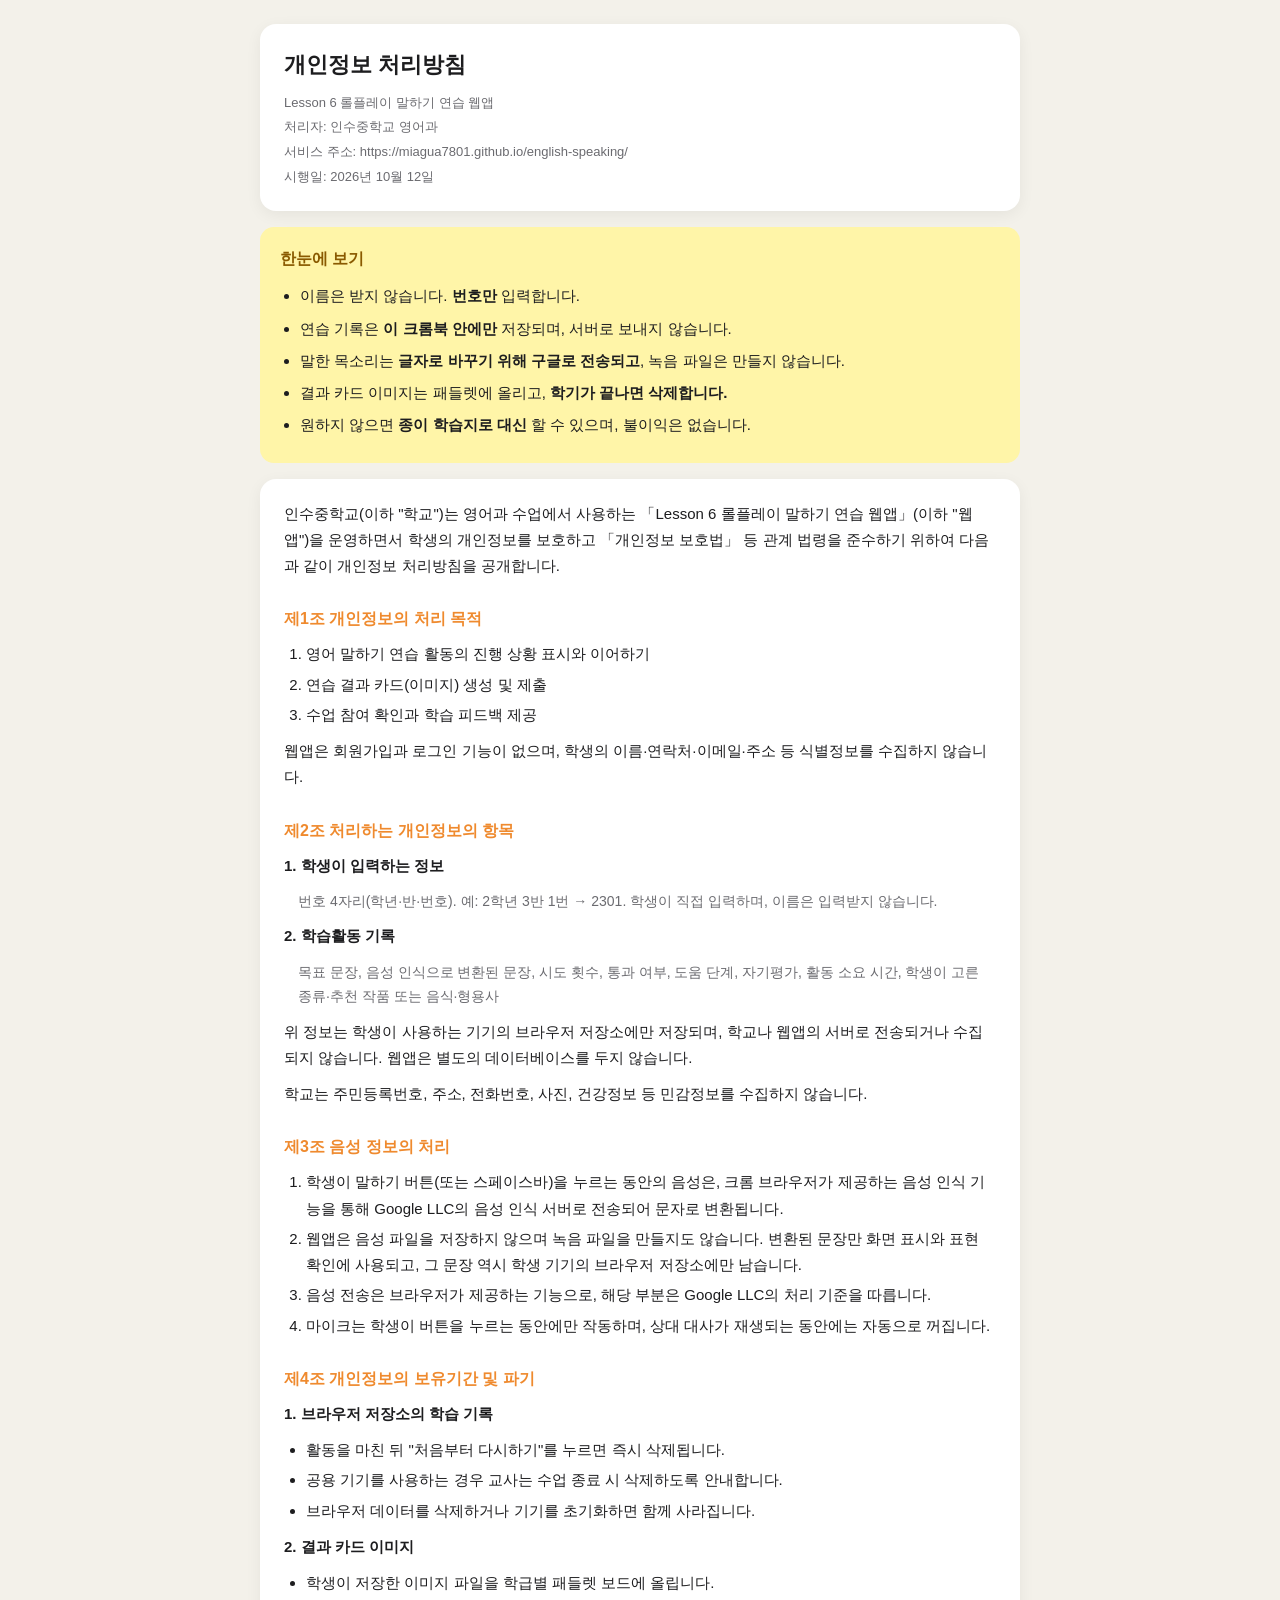
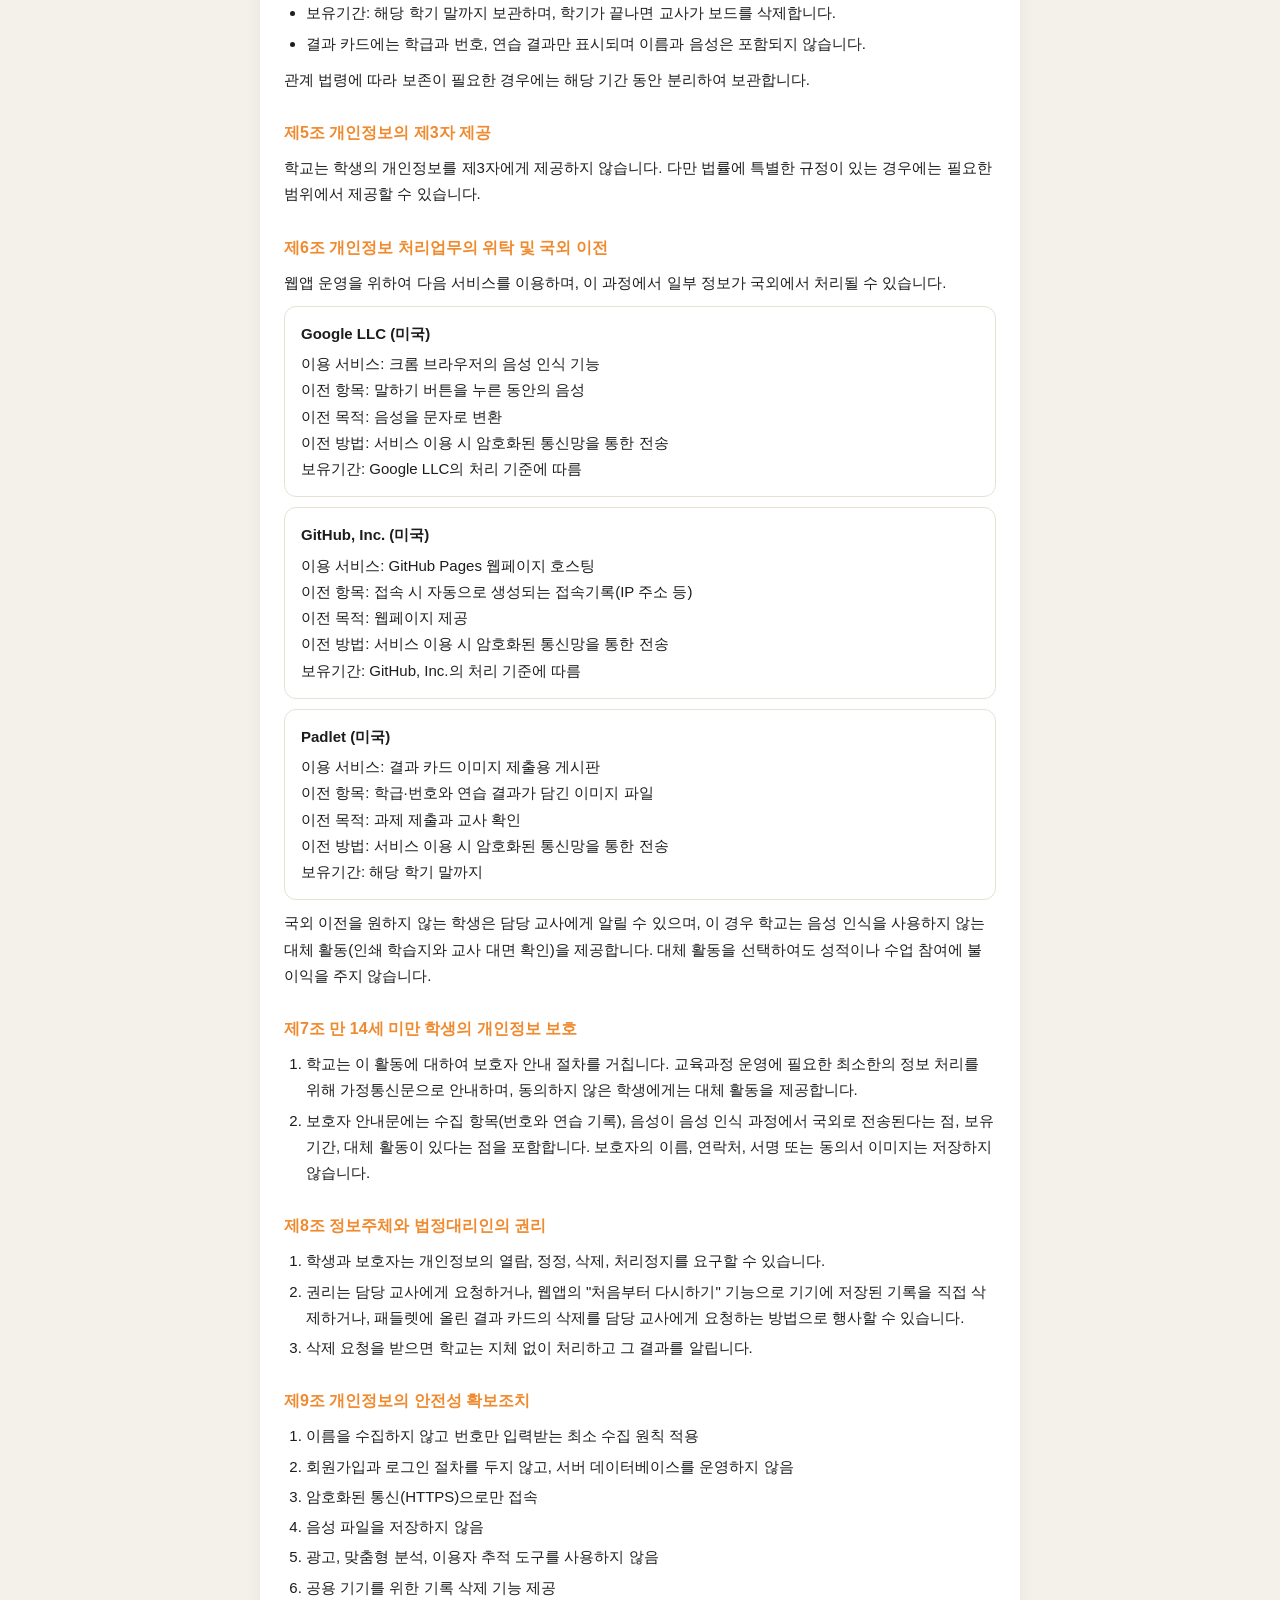
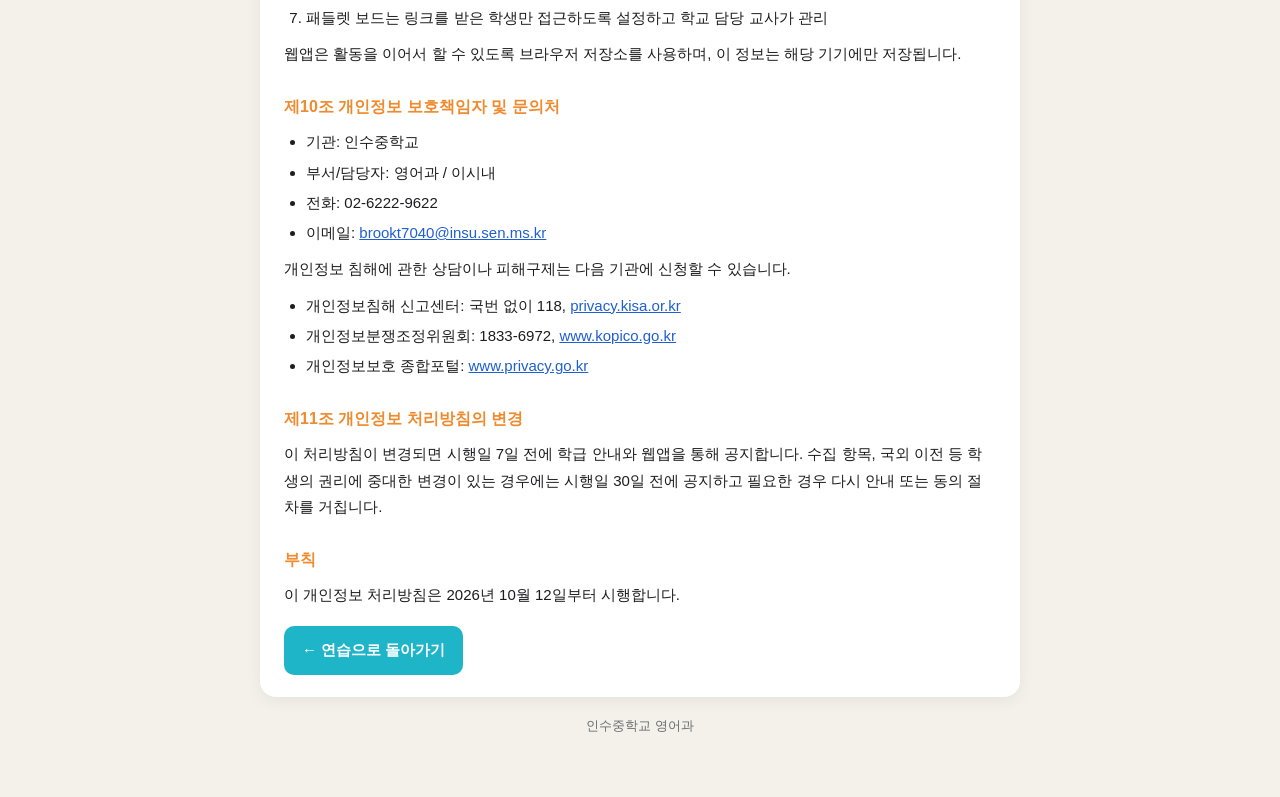
<file: privacy.html>
<!DOCTYPE html>
<html lang="ko">
<head>
<meta charset="UTF-8">
<meta name="viewport" content="width=device-width, initial-scale=1">
<title>개인정보 처리방침 · 롤플레이 말하기 연습</title>
<style>
  :root{--bg:#f3f1ea;--card:#fff;--ink:#1d1d1f;--sub:#6b6b70;--line:#e6e2d6;
        --teal:#1fb5c9;--orange:#ef8a2e;--yellow:#fff5a8;}
  *{box-sizing:border-box}
  body{margin:0;background:var(--bg);color:var(--ink);padding:24px 14px 60px;
       font-family:"Pretendard","Apple SD Gothic Neo","Noto Sans KR",sans-serif;
       line-height:1.75;font-size:15px}
  .wrap{max-width:760px;margin:0 auto}
  .card{background:var(--card);border-radius:16px;padding:22px 24px;margin-bottom:16px;
        box-shadow:0 4px 16px rgba(0,0,0,.06)}
  h1{font-size:22px;margin:0 0 6px}
  .meta{font-size:13px;color:var(--sub);line-height:1.9}
  .summary{background:var(--yellow);border-radius:14px;padding:18px 20px;margin-bottom:16px}
  .summary h2{font-size:16px;margin:0 0 10px;color:#8a5a00}
  .summary ul{margin:0;padding-left:20px}
  .summary li{margin-bottom:6px}
  h2{font-size:16px;color:var(--orange);margin:26px 0 8px}
  h2:first-child{margin-top:0}
  p{margin:0 0 10px}
  ul,ol{margin:0 0 10px;padding-left:22px}
  li{margin-bottom:4px}
  .sub{margin-left:14px;color:var(--sub);font-size:14px}
  .box{border:1px solid var(--line);border-radius:12px;padding:14px 16px;margin:10px 0}
  .box b{display:block;margin-bottom:4px}
  a{color:#1f5fd1}
  .back{display:inline-block;background:var(--teal);color:#fff;text-decoration:none;
        font-weight:700;padding:11px 18px;border-radius:10px;margin-top:8px}
  footer{text-align:center;font-size:13px;color:var(--sub);margin-top:18px}
</style>
</head>
<body>
<div class="wrap">

  <div class="card">
    <h1>개인정보 처리방침</h1>
    <div class="meta">
      Lesson 6 롤플레이 말하기 연습 웹앱<br>
      처리자: 인수중학교 영어과<br>
      서비스 주소: https://miagua7801.github.io/english-speaking/<br>
      시행일: 2026년 10월 12일
    </div>
  </div>

  <div class="summary">
    <h2>한눈에 보기</h2>
    <ul>
      <li>이름은 받지 않습니다. <b>번호만</b> 입력합니다.</li>
      <li>연습 기록은 <b>이 크롬북 안에만</b> 저장되며, 서버로 보내지 않습니다.</li>
      <li>말한 목소리는 <b>글자로 바꾸기 위해 구글로 전송되고</b>, 녹음 파일은 만들지 않습니다.</li>
      <li>결과 카드 이미지는 패들렛에 올리고, <b>학기가 끝나면 삭제합니다.</b></li>
      <li>원하지 않으면 <b>종이 학습지로 대신</b> 할 수 있으며, 불이익은 없습니다.</li>
    </ul>
  </div>

  <div class="card">

    <p>인수중학교(이하 "학교")는 영어과 수업에서 사용하는 「Lesson 6 롤플레이 말하기 연습 웹앱」(이하 "웹앱")을 운영하면서 학생의 개인정보를 보호하고 「개인정보 보호법」 등 관계 법령을 준수하기 위하여 다음과 같이 개인정보 처리방침을 공개합니다.</p>

    <h2>제1조 개인정보의 처리 목적</h2>
    <ol>
      <li>영어 말하기 연습 활동의 진행 상황 표시와 이어하기</li>
      <li>연습 결과 카드(이미지) 생성 및 제출</li>
      <li>수업 참여 확인과 학습 피드백 제공</li>
    </ol>
    <p>웹앱은 회원가입과 로그인 기능이 없으며, 학생의 이름·연락처·이메일·주소 등 식별정보를 수집하지 않습니다.</p>

    <h2>제2조 처리하는 개인정보의 항목</h2>
    <p><b>1. 학생이 입력하는 정보</b></p>
    <p class="sub">번호 4자리(학년·반·번호). 예: 2학년 3반 1번 → 2301. 학생이 직접 입력하며, 이름은 입력받지 않습니다.</p>
    <p><b>2. 학습활동 기록</b></p>
    <p class="sub">목표 문장, 음성 인식으로 변환된 문장, 시도 횟수, 통과 여부, 도움 단계, 자기평가, 활동 소요 시간, 학생이 고른 종류·추천 작품 또는 음식·형용사</p>
    <p>위 정보는 학생이 사용하는 기기의 브라우저 저장소에만 저장되며, 학교나 웹앱의 서버로 전송되거나 수집되지 않습니다. 웹앱은 별도의 데이터베이스를 두지 않습니다.</p>
    <p>학교는 주민등록번호, 주소, 전화번호, 사진, 건강정보 등 민감정보를 수집하지 않습니다.</p>

    <h2>제3조 음성 정보의 처리</h2>
    <ol>
      <li>학생이 말하기 버튼(또는 스페이스바)을 누르는 동안의 음성은, 크롬 브라우저가 제공하는 음성 인식 기능을 통해 Google LLC의 음성 인식 서버로 전송되어 문자로 변환됩니다.</li>
      <li>웹앱은 음성 파일을 저장하지 않으며 녹음 파일을 만들지도 않습니다. 변환된 문장만 화면 표시와 표현 확인에 사용되고, 그 문장 역시 학생 기기의 브라우저 저장소에만 남습니다.</li>
      <li>음성 전송은 브라우저가 제공하는 기능으로, 해당 부분은 Google LLC의 처리 기준을 따릅니다.</li>
      <li>마이크는 학생이 버튼을 누르는 동안에만 작동하며, 상대 대사가 재생되는 동안에는 자동으로 꺼집니다.</li>
    </ol>

    <h2>제4조 개인정보의 보유기간 및 파기</h2>
    <p><b>1. 브라우저 저장소의 학습 기록</b></p>
    <ul>
      <li>활동을 마친 뒤 "처음부터 다시하기"를 누르면 즉시 삭제됩니다.</li>
      <li>공용 기기를 사용하는 경우 교사는 수업 종료 시 삭제하도록 안내합니다.</li>
      <li>브라우저 데이터를 삭제하거나 기기를 초기화하면 함께 사라집니다.</li>
    </ul>
    <p><b>2. 결과 카드 이미지</b></p>
    <ul>
      <li>학생이 저장한 이미지 파일을 학급별 패들렛 보드에 올립니다.</li>
      <li>보유기간: 해당 학기 말까지 보관하며, 학기가 끝나면 교사가 보드를 삭제합니다.</li>
      <li>결과 카드에는 학급과 번호, 연습 결과만 표시되며 이름과 음성은 포함되지 않습니다.</li>
    </ul>
    <p>관계 법령에 따라 보존이 필요한 경우에는 해당 기간 동안 분리하여 보관합니다.</p>

    <h2>제5조 개인정보의 제3자 제공</h2>
    <p>학교는 학생의 개인정보를 제3자에게 제공하지 않습니다. 다만 법률에 특별한 규정이 있는 경우에는 필요한 범위에서 제공할 수 있습니다.</p>

    <h2>제6조 개인정보 처리업무의 위탁 및 국외 이전</h2>
    <p>웹앱 운영을 위하여 다음 서비스를 이용하며, 이 과정에서 일부 정보가 국외에서 처리될 수 있습니다.</p>

    <div class="box">
      <b>Google LLC (미국)</b>
      이용 서비스: 크롬 브라우저의 음성 인식 기능<br>
      이전 항목: 말하기 버튼을 누른 동안의 음성<br>
      이전 목적: 음성을 문자로 변환<br>
      이전 방법: 서비스 이용 시 암호화된 통신망을 통한 전송<br>
      보유기간: Google LLC의 처리 기준에 따름
    </div>

    <div class="box">
      <b>GitHub, Inc. (미국)</b>
      이용 서비스: GitHub Pages 웹페이지 호스팅<br>
      이전 항목: 접속 시 자동으로 생성되는 접속기록(IP 주소 등)<br>
      이전 목적: 웹페이지 제공<br>
      이전 방법: 서비스 이용 시 암호화된 통신망을 통한 전송<br>
      보유기간: GitHub, Inc.의 처리 기준에 따름
    </div>

    <div class="box">
      <b>Padlet (미국)</b>
      이용 서비스: 결과 카드 이미지 제출용 게시판<br>
      이전 항목: 학급·번호와 연습 결과가 담긴 이미지 파일<br>
      이전 목적: 과제 제출과 교사 확인<br>
      이전 방법: 서비스 이용 시 암호화된 통신망을 통한 전송<br>
      보유기간: 해당 학기 말까지
    </div>

    <p>국외 이전을 원하지 않는 학생은 담당 교사에게 알릴 수 있으며, 이 경우 학교는 음성 인식을 사용하지 않는 대체 활동(인쇄 학습지와 교사 대면 확인)을 제공합니다. 대체 활동을 선택하여도 성적이나 수업 참여에 불이익을 주지 않습니다.</p>

    <h2>제7조 만 14세 미만 학생의 개인정보 보호</h2>
    <ol>
      <li>학교는 이 활동에 대하여 보호자 안내 절차를 거칩니다. 교육과정 운영에 필요한 최소한의 정보 처리를 위해 가정통신문으로 안내하며, 동의하지 않은 학생에게는 대체 활동을 제공합니다.</li>
      <li>보호자 안내문에는 수집 항목(번호와 연습 기록), 음성이 음성 인식 과정에서 국외로 전송된다는 점, 보유기간, 대체 활동이 있다는 점을 포함합니다. 보호자의 이름, 연락처, 서명 또는 동의서 이미지는 저장하지 않습니다.</li>
    </ol>

    <h2>제8조 정보주체와 법정대리인의 권리</h2>
    <ol>
      <li>학생과 보호자는 개인정보의 열람, 정정, 삭제, 처리정지를 요구할 수 있습니다.</li>
      <li>권리는 담당 교사에게 요청하거나, 웹앱의 "처음부터 다시하기" 기능으로 기기에 저장된 기록을 직접 삭제하거나, 패들렛에 올린 결과 카드의 삭제를 담당 교사에게 요청하는 방법으로 행사할 수 있습니다.</li>
      <li>삭제 요청을 받으면 학교는 지체 없이 처리하고 그 결과를 알립니다.</li>
    </ol>

    <h2>제9조 개인정보의 안전성 확보조치</h2>
    <ol>
      <li>이름을 수집하지 않고 번호만 입력받는 최소 수집 원칙 적용</li>
      <li>회원가입과 로그인 절차를 두지 않고, 서버 데이터베이스를 운영하지 않음</li>
      <li>암호화된 통신(HTTPS)으로만 접속</li>
      <li>음성 파일을 저장하지 않음</li>
      <li>광고, 맞춤형 분석, 이용자 추적 도구를 사용하지 않음</li>
      <li>공용 기기를 위한 기록 삭제 기능 제공</li>
      <li>패들렛 보드는 링크를 받은 학생만 접근하도록 설정하고 학교 담당 교사가 관리</li>
    </ol>
    <p>웹앱은 활동을 이어서 할 수 있도록 브라우저 저장소를 사용하며, 이 정보는 해당 기기에만 저장됩니다.</p>

    <h2>제10조 개인정보 보호책임자 및 문의처</h2>
    <ul>
      <li>기관: 인수중학교</li>
      <li>부서/담당자: 영어과 / 이시내</li>
      <li>전화: 02-6222-9622</li>
      <li>이메일: <a href="mailto:brookt7040@insu.sen.ms.kr">brookt7040@insu.sen.ms.kr</a></li>
    </ul>
    <p>개인정보 침해에 관한 상담이나 피해구제는 다음 기관에 신청할 수 있습니다.</p>
    <ul>
      <li>개인정보침해 신고센터: 국번 없이 118, <a href="https://privacy.kisa.or.kr">privacy.kisa.or.kr</a></li>
      <li>개인정보분쟁조정위원회: 1833-6972, <a href="https://www.kopico.go.kr">www.kopico.go.kr</a></li>
      <li>개인정보보호 종합포털: <a href="https://www.privacy.go.kr">www.privacy.go.kr</a></li>
    </ul>

    <h2>제11조 개인정보 처리방침의 변경</h2>
    <p>이 처리방침이 변경되면 시행일 7일 전에 학급 안내와 웹앱을 통해 공지합니다. 수집 항목, 국외 이전 등 학생의 권리에 중대한 변경이 있는 경우에는 시행일 30일 전에 공지하고 필요한 경우 다시 안내 또는 동의 절차를 거칩니다.</p>

    <h2>부칙</h2>
    <p>이 개인정보 처리방침은 2026년 10월 12일부터 시행합니다.</p>

    <a class="back" href="app.html">← 연습으로 돌아가기</a>
  </div>

  <footer>인수중학교 영어과</footer>
</div>
</body>
</html>
</file>
<file: fonts/pretendard/pretendard.css>
/*
 * Pretendard Variable v1.3.9 (dynamic subset) - SIL Open Font License 1.1, see LICENSE.txt
 * https://github.com/orioncactus/pretendard
 * Served from this repository so the app makes no requests to outside font servers.
 */
@font-face{font-family:'Pretendard Variable';font-style:normal;font-display:swap;font-weight:45 920;src:url(woff2/PretendardVariable.subset.0.woff2) format('woff2-variations');unicode-range:U+f9ca-fa0b,U+ff03-ff05,U+ff07,U+ff0a-ff0b,U+ff0d-ff19,U+ff1b,U+ff1d,U+ff20-ff5b,U+ff5d,U+ffe0-ffe3,U+ffe5-ffe6}@font-face{font-family:'Pretendard Variable';font-style:normal;font-display:swap;font-weight:45 920;src:url(woff2/PretendardVariable.subset.1.woff2) format('woff2-variations');unicode-range:U+d723-d728,U+d72a-d733,U+d735-d748,U+d74a-d74f,U+d752-d753,U+d755-d757,U+d75a-d75f,U+d762-d764,U+d766-d768,U+d76a-d76b,U+d76d-d76f,U+d771-d787,U+d789-d78b,U+d78d-d78f,U+d791-d797,U+d79a,U+d79c,U+d79e-d7a3,U+f900-f909,U+f90b-f92e}@font-face{font-family:'Pretendard Variable';font-style:normal;font-display:swap;font-weight:45 920;src:url(woff2/PretendardVariable.subset.2.woff2) format('woff2-variations');unicode-range:U+d679-d68b,U+d68e-d69e,U+d6a0,U+d6a2-d6a7,U+d6a9-d6c3,U+d6c6-d6c7,U+d6c9-d6cb,U+d6cd-d6d3,U+d6d5-d6d6,U+d6d8-d6e3,U+d6e5-d6e7,U+d6e9-d6fb,U+d6fd-d717,U+d719-d71f,U+d721-d722}@font-face{font-family:'Pretendard Variable';font-style:normal;font-display:swap;font-weight:45 920;src:url(woff2/PretendardVariable.subset.3.woff2) format('woff2-variations');unicode-range:U+d5bc-d5c7,U+d5ca-d5cb,U+d5cd-d5cf,U+d5d1-d5d7,U+d5d9-d5da,U+d5dc,U+d5de-d5e3,U+d5e6-d5e7,U+d5e9-d5eb,U+d5ed-d5f6,U+d5f8,U+d5fa-d5ff,U+d602-d603,U+d605-d607,U+d609-d60f,U+d612-d613,U+d616-d61b,U+d61d-d637,U+d63a-d63b,U+d63d-d63f,U+d641-d647,U+d64a-d64c,U+d64e-d653,U+d656-d657,U+d659-d65b,U+d65d-d666,U+d668,U+d66a-d678}@font-face{font-family:'Pretendard Variable';font-style:normal;font-display:swap;font-weight:45 920;src:url(woff2/PretendardVariable.subset.4.woff2) format('woff2-variations');unicode-range:U+d507,U+d509-d50b,U+d50d-d513,U+d515-d53b,U+d53e-d53f,U+d541-d543,U+d545-d54c,U+d54e,U+d550,U+d552-d557,U+d55a-d55b,U+d55d-d55f,U+d561-d564,U+d566-d567,U+d56a,U+d56c,U+d56e-d573,U+d576-d577,U+d579-d583,U+d585-d586,U+d58a-d5a4,U+d5a6-d5bb}@font-face{font-family:'Pretendard Variable';font-style:normal;font-display:swap;font-weight:45 920;src:url(woff2/PretendardVariable.subset.5.woff2) format('woff2-variations');unicode-range:U+d464-d477,U+d47a-d47b,U+d47d-d47f,U+d481-d487,U+d489-d48a,U+d48c,U+d48e-d4e7,U+d4e9-d503,U+d505-d506}@font-face{font-family:'Pretendard Variable';font-style:normal;font-display:swap;font-weight:45 920;src:url(woff2/PretendardVariable.subset.6.woff2) format('woff2-variations');unicode-range:U+d3bf-d3c7,U+d3ca-d3cf,U+d3d1-d3eb,U+d3ee-d3ef,U+d3f1-d3f3,U+d3f5-d3fb,U+d3fd-d400,U+d402-d45b,U+d45d-d463}@font-face{font-family:'Pretendard Variable';font-style:normal;font-display:swap;font-weight:45 920;src:url(woff2/PretendardVariable.subset.7.woff2) format('woff2-variations');unicode-range:U+d2ff,U+d302-d304,U+d306-d30b,U+d30f,U+d311-d313,U+d315-d31b,U+d31e,U+d322-d324,U+d326-d327,U+d32a-d32b,U+d32d-d32f,U+d331-d337,U+d339-d33c,U+d33e-d37b,U+d37e-d37f,U+d381-d383,U+d385-d38b,U+d38e-d390,U+d392-d397,U+d39a-d39b,U+d39d-d39f,U+d3a1-d3a7,U+d3a9-d3aa,U+d3ac,U+d3ae-d3b3,U+d3b5-d3b7,U+d3b9-d3bb,U+d3bd-d3be}@font-face{font-family:'Pretendard Variable';font-style:normal;font-display:swap;font-weight:45 920;src:url(woff2/PretendardVariable.subset.8.woff2) format('woff2-variations');unicode-range:U+d257-d27f,U+d281-d29b,U+d29d-d29f,U+d2a1-d2ab,U+d2ad-d2b7,U+d2ba-d2bb,U+d2bd-d2bf,U+d2c1-d2c7,U+d2c9-d2ef,U+d2f2-d2f3,U+d2f5-d2f7,U+d2f9-d2fe}@font-face{font-family:'Pretendard Variable';font-style:normal;font-display:swap;font-weight:45 920;src:url(woff2/PretendardVariable.subset.9.woff2) format('woff2-variations');unicode-range:U+d1b4,U+d1b6-d1f3,U+d1f5-d22b,U+d22e-d22f,U+d231-d233,U+d235-d23b,U+d23d-d240,U+d242-d256}@font-face{font-family:'Pretendard Variable';font-style:normal;font-display:swap;font-weight:45 920;src:url(woff2/PretendardVariable.subset.10.woff2) format('woff2-variations');unicode-range:U+d105-d12f,U+d132-d133,U+d135-d137,U+d139-d13f,U+d141-d142,U+d144,U+d146-d14b,U+d14e-d14f,U+d151-d153,U+d155-d15b,U+d15e-d187,U+d189-d19f,U+d1a2-d1a3,U+d1a5-d1a7,U+d1a9-d1af,U+d1b2-d1b3}@font-face{font-family:'Pretendard Variable';font-style:normal;font-display:swap;font-weight:45 920;src:url(woff2/PretendardVariable.subset.11.woff2) format('woff2-variations');unicode-range:U+d04b-d04f,U+d051-d057,U+d059-d06b,U+d06d-d06f,U+d071-d073,U+d075-d07b,U+d07e-d0a3,U+d0a6-d0a7,U+d0a9-d0ab,U+d0ad-d0b3,U+d0b6,U+d0b8,U+d0ba-d0bf,U+d0c2-d0c3,U+d0c5-d0c7,U+d0c9-d0cf,U+d0d2,U+d0d6-d0db,U+d0de-d0df,U+d0e1-d0e3,U+d0e5-d0eb,U+d0ee-d0f0,U+d0f2-d104}@font-face{font-family:'Pretendard Variable';font-style:normal;font-display:swap;font-weight:45 920;src:url(woff2/PretendardVariable.subset.12.woff2) format('woff2-variations');unicode-range:U+cfa2-cfc3,U+cfc5-cfdf,U+cfe2-cfe3,U+cfe5-cfe7,U+cfe9-cff4,U+cff6-cffb,U+cffd-cfff,U+d001-d003,U+d005-d017,U+d019-d033,U+d036-d037,U+d039-d03b,U+d03d-d04a}@font-face{font-family:'Pretendard Variable';font-style:normal;font-display:swap;font-weight:45 920;src:url(woff2/PretendardVariable.subset.13.woff2) format('woff2-variations');unicode-range:U+cef0-cef3,U+cef6,U+cef9-ceff,U+cf01-cf03,U+cf05-cf07,U+cf09-cf0f,U+cf11-cf12,U+cf14-cf1b,U+cf1d-cf1f,U+cf21-cf2f,U+cf31-cf53,U+cf56-cf57,U+cf59-cf5b,U+cf5d-cf63,U+cf66,U+cf68,U+cf6a-cf6f,U+cf71-cf84,U+cf86-cf8b,U+cf8d-cfa1}@font-face{font-family:'Pretendard Variable';font-style:normal;font-display:swap;font-weight:45 920;src:url(woff2/PretendardVariable.subset.14.woff2) format('woff2-variations');unicode-range:U+ce3c-ce57,U+ce5a-ce5b,U+ce5d-ce5f,U+ce61-ce67,U+ce6a,U+ce6c,U+ce6e-ce73,U+ce76-ce77,U+ce79-ce7b,U+ce7d-ce83,U+ce85-ce88,U+ce8a-ce8f,U+ce91-ce93,U+ce95-ce97,U+ce99-ce9f,U+cea2,U+cea4-ceab,U+cead-cee3,U+cee6-cee7,U+cee9-ceeb,U+ceed-ceef}@font-face{font-family:'Pretendard Variable';font-style:normal;font-display:swap;font-weight:45 920;src:url(woff2/PretendardVariable.subset.15.woff2) format('woff2-variations');unicode-range:U+cd92-cd93,U+cd96-cd97,U+cd99-cd9b,U+cd9d-cda3,U+cda6-cda8,U+cdaa-cdaf,U+cdb1-cdc3,U+cdc5-cdcb,U+cdcd-cde7,U+cde9-ce03,U+ce05-ce1f,U+ce22-ce34,U+ce36-ce3b}@font-face{font-family:'Pretendard Variable';font-style:normal;font-display:swap;font-weight:45 920;src:url(woff2/PretendardVariable.subset.16.woff2) format('woff2-variations');unicode-range:U+ccef-cd07,U+cd0a-cd0b,U+cd0d-cd1a,U+cd1c,U+cd1e-cd2b,U+cd2d-cd5b,U+cd5d-cd77,U+cd79-cd91}@font-face{font-family:'Pretendard Variable';font-style:normal;font-display:swap;font-weight:45 920;src:url(woff2/PretendardVariable.subset.17.woff2) format('woff2-variations');unicode-range:U+cc3f-cc43,U+cc46-cc47,U+cc49-cc4b,U+cc4d-cc53,U+cc55-cc58,U+cc5a-cc5f,U+cc61-cc97,U+cc9a-cc9b,U+cc9d-cc9f,U+cca1-cca7,U+ccaa,U+ccac,U+ccae-ccb3,U+ccb6-ccb7,U+ccb9-ccbb,U+ccbd-cccf,U+ccd1-cce3,U+cce5-ccee}@font-face{font-family:'Pretendard Variable';font-style:normal;font-display:swap;font-weight:45 920;src:url(woff2/PretendardVariable.subset.18.woff2) format('woff2-variations');unicode-range:U+cb91-cbd3,U+cbd5-cbe3,U+cbe5-cc0b,U+cc0e-cc0f,U+cc11-cc13,U+cc15-cc1b,U+cc1d-cc20,U+cc23-cc27,U+cc2a-cc2b,U+cc2d,U+cc2f,U+cc31-cc37,U+cc3a,U+cc3c}@font-face{font-family:'Pretendard Variable';font-style:normal;font-display:swap;font-weight:45 920;src:url(woff2/PretendardVariable.subset.19.woff2) format('woff2-variations');unicode-range:U+caf4-cb47,U+cb4a-cb90}@font-face{font-family:'Pretendard Variable';font-style:normal;font-display:swap;font-weight:45 920;src:url(woff2/PretendardVariable.subset.20.woff2) format('woff2-variations');unicode-range:U+ca4a-ca4b,U+ca4e-ca4f,U+ca51-ca53,U+ca55-ca5b,U+ca5d-ca60,U+ca62-ca83,U+ca85-cabb,U+cabe-cabf,U+cac1-cac3,U+cac5-cacb,U+cacd-cad0,U+cad2,U+cad4-cad8,U+cada-caf3}@font-face{font-family:'Pretendard Variable';font-style:normal;font-display:swap;font-weight:45 920;src:url(woff2/PretendardVariable.subset.21.woff2) format('woff2-variations');unicode-range:U+c996-c997,U+c99a-c99c,U+c99e-c9bf,U+c9c2-c9c3,U+c9c5-c9c7,U+c9c9-c9cf,U+c9d2,U+c9d4,U+c9d7-c9d8,U+c9db,U+c9de-c9df,U+c9e1-c9e3,U+c9e5-c9e6,U+c9e8-c9eb,U+c9ee-c9f0,U+c9f2-c9f7,U+c9f9-ca0b,U+ca0d-ca28,U+ca2a-ca49}@font-face{font-family:'Pretendard Variable';font-style:normal;font-display:swap;font-weight:45 920;src:url(woff2/PretendardVariable.subset.22.woff2) format('woff2-variations');unicode-range:U+c8e9-c8f4,U+c8f6-c8fb,U+c8fe-c8ff,U+c901-c903,U+c905-c90b,U+c90e-c910,U+c912-c917,U+c919-c92b,U+c92d-c94f,U+c951-c953,U+c955-c96b,U+c96d-c973,U+c975-c987,U+c98a-c98b,U+c98d-c98f,U+c991-c995}@font-face{font-family:'Pretendard Variable';font-style:normal;font-display:swap;font-weight:45 920;src:url(woff2/PretendardVariable.subset.23.woff2) format('woff2-variations');unicode-range:U+c841-c84b,U+c84d-c86f,U+c872-c873,U+c875-c877,U+c879-c87f,U+c882-c884,U+c887-c88a,U+c88d-c8c3,U+c8c5-c8df,U+c8e1-c8e8}@font-face{font-family:'Pretendard Variable';font-style:normal;font-display:swap;font-weight:45 920;src:url(woff2/PretendardVariable.subset.24.woff2) format('woff2-variations');unicode-range:U+c779-c77b,U+c77e-c782,U+c786,U+c78b,U+c78d,U+c78f,U+c792-c793,U+c795,U+c797,U+c799-c79f,U+c7a2,U+c7a7-c7ab,U+c7ae-c7bb,U+c7bd-c7c0,U+c7c2-c7c7,U+c7c9-c7dc,U+c7de-c7ff,U+c802-c803,U+c805-c807,U+c809,U+c80b-c80f,U+c812,U+c814,U+c817-c81b,U+c81e-c81f,U+c821-c823,U+c825-c82e,U+c830-c837,U+c839-c83b,U+c83d-c840}@font-face{font-family:'Pretendard Variable';font-style:normal;font-display:swap;font-weight:45 920;src:url(woff2/PretendardVariable.subset.25.woff2) format('woff2-variations');unicode-range:U+c6bb-c6bf,U+c6c2,U+c6c4,U+c6c6-c6cb,U+c6ce-c6cf,U+c6d1-c6d3,U+c6d5-c6db,U+c6dd-c6df,U+c6e1-c6e7,U+c6e9-c6eb,U+c6ed-c6ef,U+c6f1-c6f8,U+c6fa-c703,U+c705-c707,U+c709-c70b,U+c70d-c716,U+c718,U+c71a-c71f,U+c722-c723,U+c725-c727,U+c729-c734,U+c736-c73b,U+c73e-c73f,U+c741-c743,U+c745-c74b,U+c74e-c750,U+c752-c757,U+c759-c773,U+c776-c777}@font-face{font-family:'Pretendard Variable';font-style:normal;font-display:swap;font-weight:45 920;src:url(woff2/PretendardVariable.subset.26.woff2) format('woff2-variations');unicode-range:U+c5f5-c5fb,U+c5fe,U+c602-c605,U+c607,U+c609-c60f,U+c611-c61a,U+c61c-c623,U+c626-c627,U+c629-c62b,U+c62d,U+c62f-c632,U+c636,U+c638,U+c63a-c63f,U+c642-c643,U+c645-c647,U+c649-c652,U+c656-c65b,U+c65d-c65f,U+c661-c663,U+c665-c677,U+c679-c67b,U+c67d-c693,U+c696-c697,U+c699-c69b,U+c69d-c6a3,U+c6a6,U+c6a8,U+c6aa-c6af,U+c6b2-c6b3,U+c6b5-c6b7,U+c6b9-c6ba}@font-face{font-family:'Pretendard Variable';font-style:normal;font-display:swap;font-weight:45 920;src:url(woff2/PretendardVariable.subset.27.woff2) format('woff2-variations');unicode-range:U+c517-c527,U+c52a-c52b,U+c52d-c52f,U+c531-c538,U+c53a,U+c53c,U+c53e-c543,U+c546-c547,U+c54b,U+c54d-c552,U+c556,U+c55a-c55b,U+c55d,U+c55f,U+c562-c563,U+c565-c567,U+c569-c56f,U+c572,U+c574,U+c576-c57b,U+c57e-c57f,U+c581-c583,U+c585-c586,U+c588-c58b,U+c58e,U+c590,U+c592-c596,U+c599-c5b3,U+c5b6-c5b7,U+c5ba,U+c5be-c5c3,U+c5ca-c5cb,U+c5cd,U+c5cf,U+c5d2-c5d3,U+c5d5-c5d7,U+c5d9-c5df,U+c5e1-c5e2,U+c5e4,U+c5e6-c5eb,U+c5ef,U+c5f1-c5f3}@font-face{font-family:'Pretendard Variable';font-style:normal;font-display:swap;font-weight:45 920;src:url(woff2/PretendardVariable.subset.28.woff2) format('woff2-variations');unicode-range:U+c475-c4ef,U+c4f2-c4f3,U+c4f5-c4f7,U+c4f9-c4ff,U+c502-c50b,U+c50d-c516}@font-face{font-family:'Pretendard Variable';font-style:normal;font-display:swap;font-weight:45 920;src:url(woff2/PretendardVariable.subset.29.woff2) format('woff2-variations');unicode-range:U+c3d0-c3d7,U+c3da-c3db,U+c3dd-c3de,U+c3e1-c3ec,U+c3ee-c3f3,U+c3f5-c42b,U+c42d-c463,U+c466-c474}@font-face{font-family:'Pretendard Variable';font-style:normal;font-display:swap;font-weight:45 920;src:url(woff2/PretendardVariable.subset.30.woff2) format('woff2-variations');unicode-range:U+c32b-c367,U+c36a-c36b,U+c36d-c36f,U+c371-c377,U+c37a-c37b,U+c37e-c383,U+c385-c387,U+c389-c3cf}@font-face{font-family:'Pretendard Variable';font-style:normal;font-display:swap;font-weight:45 920;src:url(woff2/PretendardVariable.subset.31.woff2) format('woff2-variations');unicode-range:U+c26a-c26b,U+c26d-c26f,U+c271-c273,U+c275-c27b,U+c27e-c287,U+c289-c28f,U+c291-c297,U+c299-c29a,U+c29c-c2a3,U+c2a5-c2a7,U+c2a9-c2ab,U+c2ad-c2b3,U+c2b6,U+c2b8,U+c2ba-c2bb,U+c2bd-c2db,U+c2de-c2df,U+c2e1-c2e2,U+c2e5-c2ea,U+c2ee,U+c2f0,U+c2f2-c2f5,U+c2f7,U+c2fa-c2fb,U+c2fd-c2ff,U+c301-c307,U+c309-c30c,U+c30e-c312,U+c315-c323,U+c325-c328,U+c32a}@font-face{font-family:'Pretendard Variable';font-style:normal;font-display:swap;font-weight:45 920;src:url(woff2/PretendardVariable.subset.32.woff2) format('woff2-variations');unicode-range:U+c1bc-c1c3,U+c1c5-c1df,U+c1e1-c1fb,U+c1fd-c203,U+c205-c20c,U+c20e,U+c210-c217,U+c21a-c21b,U+c21d-c21e,U+c221-c227,U+c229-c22a,U+c22c,U+c22e,U+c230,U+c233-c24f,U+c251-c257,U+c259-c269}@font-face{font-family:'Pretendard Variable';font-style:normal;font-display:swap;font-weight:45 920;src:url(woff2/PretendardVariable.subset.33.woff2) format('woff2-variations');unicode-range:U+c101-c11b,U+c11f,U+c121-c123,U+c125-c12b,U+c12e,U+c132-c137,U+c13a-c13b,U+c13d-c13f,U+c141-c147,U+c14a,U+c14c-c153,U+c155-c157,U+c159-c15b,U+c15d-c166,U+c169-c16f,U+c171-c177,U+c179-c18b,U+c18e-c18f,U+c191-c193,U+c195-c19b,U+c19d-c19e,U+c1a0,U+c1a2-c1a4,U+c1a6-c1bb}@font-face{font-family:'Pretendard Variable';font-style:normal;font-display:swap;font-weight:45 920;src:url(woff2/PretendardVariable.subset.34.woff2) format('woff2-variations');unicode-range:U+c049-c057,U+c059-c05b,U+c05d-c05f,U+c061-c067,U+c069-c08f,U+c091-c0ab,U+c0ae-c0af,U+c0b1-c0b3,U+c0b5,U+c0b7-c0bb,U+c0be,U+c0c2-c0c7,U+c0ca-c0cb,U+c0cd-c0cf,U+c0d1-c0d7,U+c0d9-c0da,U+c0dc,U+c0de-c0e3,U+c0e5-c0eb,U+c0ed-c0f3,U+c0f6,U+c0f8,U+c0fa-c0ff}@font-face{font-family:'Pretendard Variable';font-style:normal;font-display:swap;font-weight:45 920;src:url(woff2/PretendardVariable.subset.35.woff2) format('woff2-variations');unicode-range:U+bfa7-bfaf,U+bfb1-bfc4,U+bfc6-bfcb,U+bfce-bfcf,U+bfd1-bfd3,U+bfd5-bfdb,U+bfdd-c048}@font-face{font-family:'Pretendard Variable';font-style:normal;font-display:swap;font-weight:45 920;src:url(woff2/PretendardVariable.subset.36.woff2) format('woff2-variations');unicode-range:U+bf07,U+bf09-bf3f,U+bf41-bf4f,U+bf52-bf54,U+bf56-bfa6}@font-face{font-family:'Pretendard Variable';font-style:normal;font-display:swap;font-weight:45 920;src:url(woff2/PretendardVariable.subset.37.woff2) format('woff2-variations');unicode-range:U+be56,U+be58,U+be5c-be5f,U+be62-be63,U+be65-be67,U+be69-be74,U+be76-be7b,U+be7e-be7f,U+be81-be8e,U+be90,U+be92-bea7,U+bea9-becf,U+bed2-bed3,U+bed5-bed6,U+bed9-bee3,U+bee6-bf06}@font-face{font-family:'Pretendard Variable';font-style:normal;font-display:swap;font-weight:45 920;src:url(woff2/PretendardVariable.subset.38.woff2) format('woff2-variations');unicode-range:U+bdb0-bdd3,U+bdd5-bdef,U+bdf1-be0b,U+be0d-be0f,U+be11-be13,U+be15-be43,U+be46-be47,U+be49-be4b,U+be4d-be53}@font-face{font-family:'Pretendard Variable';font-style:normal;font-display:swap;font-weight:45 920;src:url(woff2/PretendardVariable.subset.39.woff2) format('woff2-variations');unicode-range:U+bd03,U+bd06,U+bd08,U+bd0a-bd0f,U+bd11-bd22,U+bd25-bd47,U+bd49-bd58,U+bd5a-bd7f,U+bd82-bd83,U+bd85-bd87,U+bd8a-bd8f,U+bd91-bd92,U+bd94,U+bd96-bd98,U+bd9a-bdaf}@font-face{font-family:'Pretendard Variable';font-style:normal;font-display:swap;font-weight:45 920;src:url(woff2/PretendardVariable.subset.40.woff2) format('woff2-variations');unicode-range:U+bc4e-bc83,U+bc86-bc87,U+bc89-bc8b,U+bc8d-bc93,U+bc96,U+bc98,U+bc9b-bc9f,U+bca2-bca3,U+bca5-bca7,U+bca9-bcb2,U+bcb4-bcbb,U+bcbe-bcbf,U+bcc1-bcc3,U+bcc5-bccc,U+bcce-bcd0,U+bcd2-bcd4,U+bcd6-bcf3,U+bcf7,U+bcf9-bcfb,U+bcfd-bd02}@font-face{font-family:'Pretendard Variable';font-style:normal;font-display:swap;font-weight:45 920;src:url(woff2/PretendardVariable.subset.41.woff2) format('woff2-variations');unicode-range:U+bb90-bba3,U+bba5-bbab,U+bbad-bbbf,U+bbc1-bbf7,U+bbfa-bbfb,U+bbfd-bbfe,U+bc01-bc07,U+bc09-bc0a,U+bc0e,U+bc10,U+bc12-bc13,U+bc17,U+bc19-bc1a,U+bc1e,U+bc20-bc23,U+bc26,U+bc28,U+bc2a-bc2c,U+bc2e-bc2f,U+bc32-bc33,U+bc35-bc37,U+bc39-bc3f,U+bc41-bc42,U+bc44,U+bc46-bc48,U+bc4a-bc4d}@font-face{font-family:'Pretendard Variable';font-style:normal;font-display:swap;font-weight:45 920;src:url(woff2/PretendardVariable.subset.42.woff2) format('woff2-variations');unicode-range:U+bae6-bafb,U+bafd-bb17,U+bb19-bb33,U+bb37,U+bb39-bb3a,U+bb3d-bb43,U+bb45-bb46,U+bb48,U+bb4a-bb4f,U+bb51-bb53,U+bb55-bb57,U+bb59-bb62,U+bb64-bb8f}@font-face{font-family:'Pretendard Variable';font-style:normal;font-display:swap;font-weight:45 920;src:url(woff2/PretendardVariable.subset.43.woff2) format('woff2-variations');unicode-range:U+ba30-ba37,U+ba3a-ba3b,U+ba3d-ba3f,U+ba41-ba47,U+ba49-ba4a,U+ba4c,U+ba4e-ba53,U+ba56-ba57,U+ba59-ba5b,U+ba5d-ba63,U+ba65-ba66,U+ba68-ba6f,U+ba71-ba73,U+ba75-ba77,U+ba79-ba84,U+ba86,U+ba88-baa7,U+baaa,U+baad-baaf,U+bab1-bab7,U+baba,U+babc,U+babe-bae5}@font-face{font-family:'Pretendard Variable';font-style:normal;font-display:swap;font-weight:45 920;src:url(woff2/PretendardVariable.subset.44.woff2) format('woff2-variations');unicode-range:U+b96e-b973,U+b976-b977,U+b979-b97b,U+b97d-b983,U+b986,U+b988,U+b98a-b98d,U+b98f-b9ab,U+b9ae-b9af,U+b9b1-b9b3,U+b9b5-b9bb,U+b9be,U+b9c0,U+b9c2-b9c7,U+b9ca-b9cb,U+b9cd,U+b9d2-b9d7,U+b9da,U+b9dc,U+b9df-b9e0,U+b9e2,U+b9e6-b9e7,U+b9e9-b9f3,U+b9f6,U+b9f8,U+b9fb-ba2f}@font-face{font-family:'Pretendard Variable';font-style:normal;font-display:swap;font-weight:45 920;src:url(woff2/PretendardVariable.subset.45.woff2) format('woff2-variations');unicode-range:U+b8bf-b8cb,U+b8cd-b8e0,U+b8e2-b8e7,U+b8ea-b8eb,U+b8ed-b8ef,U+b8f1-b8f7,U+b8fa,U+b8fc,U+b8fe-b903,U+b905-b917,U+b919-b91f,U+b921-b93b,U+b93d-b957,U+b95a-b95b,U+b95d-b95f,U+b961-b967,U+b969-b96c}@font-face{font-family:'Pretendard Variable';font-style:normal;font-display:swap;font-weight:45 920;src:url(woff2/PretendardVariable.subset.46.woff2) format('woff2-variations');unicode-range:U+b80d-b80f,U+b811-b817,U+b81a,U+b81c-b823,U+b826-b827,U+b829-b82b,U+b82d-b833,U+b836,U+b83a-b83f,U+b841-b85b,U+b85e-b85f,U+b861-b863,U+b865-b86b,U+b86e,U+b870,U+b872-b8af,U+b8b1-b8be}@font-face{font-family:'Pretendard Variable';font-style:normal;font-display:swap;font-weight:45 920;src:url(woff2/PretendardVariable.subset.47.woff2) format('woff2-variations');unicode-range:U+b74d-b75f,U+b761-b763,U+b765-b774,U+b776-b77b,U+b77e-b77f,U+b781-b783,U+b785-b78b,U+b78e,U+b792-b796,U+b79a-b79b,U+b79d-b7a7,U+b7aa,U+b7ae-b7b3,U+b7b6-b7c8,U+b7ca-b7eb,U+b7ee-b7ef,U+b7f1-b7f3,U+b7f5-b7fb,U+b7fe,U+b802-b806,U+b80a-b80b}@font-face{font-family:'Pretendard Variable';font-style:normal;font-display:swap;font-weight:45 920;src:url(woff2/PretendardVariable.subset.48.woff2) format('woff2-variations');unicode-range:U+b6a7-b6aa,U+b6ac-b6b0,U+b6b2-b6ef,U+b6f1-b727,U+b72a-b72b,U+b72d-b72e,U+b731-b737,U+b739-b73a,U+b73c-b743,U+b745-b74c}@font-face{font-family:'Pretendard Variable';font-style:normal;font-display:swap;font-weight:45 920;src:url(woff2/PretendardVariable.subset.49.woff2) format('woff2-variations');unicode-range:U+b605-b60f,U+b612-b617,U+b619-b624,U+b626-b69b,U+b69e-b6a3,U+b6a5-b6a6}@font-face{font-family:'Pretendard Variable';font-style:normal;font-display:swap;font-weight:45 920;src:url(woff2/PretendardVariable.subset.50.woff2) format('woff2-variations');unicode-range:U+b55f,U+b562-b583,U+b585-b59f,U+b5a2-b5a3,U+b5a5-b5a7,U+b5a9-b5b2,U+b5b5-b5ba,U+b5bd-b604}@font-face{font-family:'Pretendard Variable';font-style:normal;font-display:swap;font-weight:45 920;src:url(woff2/PretendardVariable.subset.51.woff2) format('woff2-variations');unicode-range:U+b4a5-b4b6,U+b4b8-b4bf,U+b4c1-b4c7,U+b4c9-b4db,U+b4de-b4df,U+b4e1-b4e2,U+b4e5-b4eb,U+b4ee,U+b4f0,U+b4f2-b513,U+b516-b517,U+b519-b51a,U+b51d-b523,U+b526,U+b528,U+b52b-b52f,U+b532-b533,U+b535-b537,U+b539-b53f,U+b541-b544,U+b546-b54b,U+b54d-b54f,U+b551-b55b,U+b55d-b55e}@font-face{font-family:'Pretendard Variable';font-style:normal;font-display:swap;font-weight:45 920;src:url(woff2/PretendardVariable.subset.52.woff2) format('woff2-variations');unicode-range:U+b3f8-b3fb,U+b3fd-b40f,U+b411-b417,U+b419-b41b,U+b41d-b41f,U+b421-b427,U+b42a-b42b,U+b42d-b44f,U+b452-b453,U+b455-b457,U+b459-b45f,U+b462-b464,U+b466-b46b,U+b46d-b47f,U+b481-b4a3}@font-face{font-family:'Pretendard Variable';font-style:normal;font-display:swap;font-weight:45 920;src:url(woff2/PretendardVariable.subset.53.woff2) format('woff2-variations');unicode-range:U+b342-b353,U+b356-b357,U+b359-b35b,U+b35d-b35e,U+b360-b363,U+b366,U+b368,U+b36a-b36d,U+b36f,U+b372-b373,U+b375-b377,U+b379-b37f,U+b381-b382,U+b384,U+b386-b38b,U+b38d-b3c3,U+b3c6-b3c7,U+b3c9-b3ca,U+b3cd-b3d3,U+b3d6,U+b3d8,U+b3da-b3f7}@font-face{font-family:'Pretendard Variable';font-style:normal;font-display:swap;font-weight:45 920;src:url(woff2/PretendardVariable.subset.54.woff2) format('woff2-variations');unicode-range:U+b27c-b283,U+b285-b28f,U+b292-b293,U+b295-b297,U+b29a-b29f,U+b2a1-b2a4,U+b2a7-b2a9,U+b2ab,U+b2ad-b2c7,U+b2ca-b2cb,U+b2cd-b2cf,U+b2d1-b2d7,U+b2da,U+b2dc,U+b2de-b2e3,U+b2e7,U+b2e9-b2ea,U+b2ef-b2f3,U+b2f6,U+b2f8,U+b2fa-b2fb,U+b2fd-b2fe,U+b302-b303,U+b305-b307,U+b309-b30f,U+b312,U+b316-b31b,U+b31d-b341}@font-face{font-family:'Pretendard Variable';font-style:normal;font-display:swap;font-weight:45 920;src:url(woff2/PretendardVariable.subset.55.woff2) format('woff2-variations');unicode-range:U+b1d6-b1e7,U+b1e9-b1fc,U+b1fe-b203,U+b206-b207,U+b209-b20b,U+b20d-b213,U+b216-b21f,U+b221-b257,U+b259-b273,U+b275-b27b}@font-face{font-family:'Pretendard Variable';font-style:normal;font-display:swap;font-weight:45 920;src:url(woff2/PretendardVariable.subset.56.woff2) format('woff2-variations');unicode-range:U+b120-b122,U+b126-b127,U+b129-b12b,U+b12d-b133,U+b136,U+b138,U+b13a-b13f,U+b142-b143,U+b145-b14f,U+b151-b153,U+b156-b157,U+b159-b177,U+b17a-b17b,U+b17d-b17f,U+b181-b187,U+b189-b18c,U+b18e-b191,U+b195-b1a7,U+b1a9-b1cb,U+b1cd-b1d5}@font-face{font-family:'Pretendard Variable';font-style:normal;font-display:swap;font-weight:45 920;src:url(woff2/PretendardVariable.subset.57.woff2) format('woff2-variations');unicode-range:U+b05f-b07b,U+b07e-b07f,U+b081-b083,U+b085-b08b,U+b08d-b097,U+b09b,U+b09d-b09f,U+b0a2-b0a7,U+b0aa,U+b0b0,U+b0b2,U+b0b6-b0b7,U+b0b9-b0bb,U+b0bd-b0c3,U+b0c6-b0c7,U+b0ca-b0cf,U+b0d1-b0df,U+b0e1-b0e4,U+b0e6-b107,U+b10a-b10b,U+b10d-b10f,U+b111-b112,U+b114-b117,U+b119-b11a,U+b11c-b11f}@font-face{font-family:'Pretendard Variable';font-style:normal;font-display:swap;font-weight:45 920;src:url(woff2/PretendardVariable.subset.58.woff2) format('woff2-variations');unicode-range:U+afac-afb7,U+afba-afbb,U+afbd-afbf,U+afc1-afc6,U+afca-afcc,U+afce-afd3,U+afd5-afe7,U+afe9-afef,U+aff1-b00b,U+b00d-b00f,U+b011-b013,U+b015-b01b,U+b01d-b027,U+b029-b043,U+b045-b047,U+b049,U+b04b,U+b04d-b052,U+b055-b056,U+b058-b05c,U+b05e}@font-face{font-family:'Pretendard Variable';font-style:normal;font-display:swap;font-weight:45 920;src:url(woff2/PretendardVariable.subset.59.woff2) format('woff2-variations');unicode-range:U+af03-af07,U+af09-af2b,U+af2e-af33,U+af35-af3b,U+af3e-af40,U+af44-af47,U+af4a-af5c,U+af5e-af63,U+af65-af7f,U+af81-afab}@font-face{font-family:'Pretendard Variable';font-style:normal;font-display:swap;font-weight:45 920;src:url(woff2/PretendardVariable.subset.60.woff2) format('woff2-variations');unicode-range:U+ae56-ae5b,U+ae5e-ae60,U+ae62-ae64,U+ae66-ae67,U+ae69-ae6b,U+ae6d-ae83,U+ae85-aebb,U+aebf,U+aec1-aec3,U+aec5-aecb,U+aece,U+aed0,U+aed2-aed7,U+aed9-aef3,U+aef5-af02}@font-face{font-family:'Pretendard Variable';font-style:normal;font-display:swap;font-weight:45 920;src:url(woff2/PretendardVariable.subset.61.woff2) format('woff2-variations');unicode-range:U+ad9c-ada3,U+ada5-adbf,U+adc1-adc3,U+adc5-adc7,U+adc9-add2,U+add4-addb,U+addd-addf,U+ade1-ade3,U+ade5-adf7,U+adfa-adfb,U+adfd-adff,U+ae02-ae07,U+ae0a,U+ae0c,U+ae0e-ae13,U+ae15-ae2f,U+ae31-ae33,U+ae35-ae37,U+ae39-ae3f,U+ae42,U+ae44,U+ae46-ae49,U+ae4b,U+ae4f,U+ae51-ae53,U+ae55}@font-face{font-family:'Pretendard Variable';font-style:normal;font-display:swap;font-weight:45 920;src:url(woff2/PretendardVariable.subset.62.woff2) format('woff2-variations');unicode-range:U+ace2-ace3,U+ace5-ace6,U+ace9-acef,U+acf2,U+acf4,U+acf7-acfb,U+acfe-acff,U+ad01-ad03,U+ad05-ad0b,U+ad0d-ad10,U+ad12-ad1b,U+ad1d-ad33,U+ad35-ad48,U+ad4a-ad4f,U+ad51-ad6b,U+ad6e-ad6f,U+ad71-ad72,U+ad77-ad7c,U+ad7e,U+ad80,U+ad82-ad87,U+ad89-ad8b,U+ad8d-ad8f,U+ad91-ad9b}@font-face{font-family:'Pretendard Variable';font-style:normal;font-display:swap;font-weight:45 920;src:url(woff2/PretendardVariable.subset.63.woff2) format('woff2-variations');unicode-range:U+ac25-ac2c,U+ac2e,U+ac30,U+ac32-ac37,U+ac39-ac3f,U+ac41-ac4c,U+ac4e-ac6f,U+ac72-ac73,U+ac75-ac76,U+ac79-ac7f,U+ac82,U+ac84-ac88,U+ac8a-ac8b,U+ac8d-ac8f,U+ac91-ac93,U+ac95-ac9b,U+ac9d-ac9e,U+aca1-aca7,U+acab,U+acad-acaf,U+acb1-acb7,U+acba-acbb,U+acbe-acc0,U+acc2-acc3,U+acc5-acdf}@font-face{font-family:'Pretendard Variable';font-style:normal;font-display:swap;font-weight:45 920;src:url(woff2/PretendardVariable.subset.64.woff2) format('woff2-variations');unicode-range:U+99df,U+99ed,U+99f1,U+99ff,U+9a01,U+9a08,U+9a0e-9a0f,U+9a19,U+9a2b,U+9a30,U+9a36-9a37,U+9a40,U+9a43,U+9a45,U+9a4d,U+9a55,U+9a57,U+9a5a-9a5b,U+9a5f,U+9a62,U+9a65,U+9a69-9a6a,U+9aa8,U+9ab8,U+9ad3,U+9ae5,U+9aee,U+9b1a,U+9b27,U+9b2a,U+9b31,U+9b3c,U+9b41-9b45,U+9b4f,U+9b54,U+9b5a,U+9b6f,U+9b8e,U+9b91,U+9b9f,U+9bab,U+9bae,U+9bc9,U+9bd6,U+9be4,U+9be8,U+9c0d,U+9c10,U+9c12,U+9c15,U+9c25,U+9c32,U+9c3b,U+9c47,U+9c49,U+9c57,U+9ce5,U+9ce7,U+9ce9,U+9cf3-9cf4,U+9cf6,U+9d09,U+9d1b,U+9d26,U+9d28,U+9d3b,U+9d51,U+9d5d,U+9d60-9d61,U+9d6c,U+9d72,U+9da9,U+9daf,U+9db4,U+9dc4,U+9dd7,U+9df2,U+9df8-9dfa,U+9e1a,U+9e1e,U+9e75,U+9e79,U+9e7d,U+9e7f,U+9e92-9e93,U+9e97,U+9e9d,U+9e9f,U+9ea5,U+9eb4-9eb5,U+9ebb,U+9ebe,U+9ec3,U+9ecd-9ece,U+9ed4,U+9ed8,U+9edb-9edc,U+9ede,U+9ee8,U+9ef4,U+9f07-9f08,U+9f0e,U+9f13,U+9f20,U+9f3b,U+9f4a-9f4b,U+9f4e,U+9f52,U+9f5f,U+9f61,U+9f67,U+9f6a,U+9f6c,U+9f77,U+9f8d,U+9f90,U+9f95,U+9f9c,U+ac02-ac03,U+ac05-ac06,U+ac09-ac0f,U+ac17-ac18,U+ac1b,U+ac1e-ac1f,U+ac21-ac23}@font-face{font-family:'Pretendard Variable';font-style:normal;font-display:swap;font-weight:45 920;src:url(woff2/PretendardVariable.subset.65.woff2) format('woff2-variations');unicode-range:U+338c-339c,U+339f-33a0,U+33a2-33cb,U+33cf-33d0,U+33d3,U+33d6,U+33d8,U+33db-33dd,U+4e01,U+4e03,U+4e07-4e08,U+4e11,U+4e14-4e15,U+4e18-4e19,U+4e1e,U+4e32,U+4e38-4e39,U+4e42-4e43,U+4e45,U+4e4d-4e4f,U+4e56,U+4e58-4e59,U+4e5d-4e5e,U+4e6b,U+4e6d,U+4e73,U+4e76-4e77,U+4e7e,U+4e82,U+4e86,U+4e88,U+4e8e,U+4e90-4e92,U+4e94-4e95,U+4e98,U+4e9b,U+4e9e,U+4ea1-4ea2,U+4ea4-4ea6,U+4ea8,U+4eab,U+4ead-4eae,U+4eb6,U+4ec0-4ec1,U+4ec4,U+4ec7,U+4ecb,U+4ecd,U+4ed4-4ed5,U+4ed7-4ed9,U+4edd,U+4edf,U+4ee4,U+4ef0,U+4ef2,U+4ef6-4ef7,U+4efb,U+4f01,U+4f09,U+4f0b,U+4f0d-4f11,U+4f2f,U+4f34,U+4f36,U+4f38,U+4f3a,U+4f3c-4f3d}@font-face{font-family:'Pretendard Variable';font-style:normal;font-display:swap;font-weight:45 920;src:url(woff2/PretendardVariable.subset.66.woff2) format('woff2-variations');unicode-range:U+3136,U+3138,U+313a-3140,U+3143-3144,U+3150,U+3152,U+3154-3156,U+3158-315b,U+315d-315f,U+3162,U+3164-318c,U+318e,U+3200-321b,U+3231,U+3239,U+3251-325a,U+3260-327b,U+327e-327f,U+328a-3290,U+3294,U+329e,U+32a5,U+3380-3384,U+3388-338b}@font-face{font-family:'Pretendard Variable';font-style:normal;font-display:swap;font-weight:45 920;src:url(woff2/PretendardVariable.subset.67.woff2) format('woff2-variations');unicode-range:U+2f7d,U+2f7f-2f8b,U+2f8e-2f90,U+2f92-2f97,U+2f99-2fa0,U+2fa2-2fa3,U+2fa5-2fa9,U+2fac-2fb1,U+2fb3-2fbc,U+2fc1-2fca,U+2fcd-2fd4,U+3003,U+3012-3019,U+301c,U+301e-3020,U+3036,U+3041,U+3043,U+3045,U+3047,U+3049,U+304e,U+3050,U+3052,U+3056,U+305a,U+305c,U+305e,U+3062,U+3065,U+306c,U+3070-307d,U+3080,U+3085,U+3087,U+308e,U+3090-3091,U+30a1,U+30a5,U+30a9,U+30ae,U+30b1-30b2,U+30b4,U+30b6,U+30bc-30be,U+30c2,U+30c5,U+30cc,U+30d2,U+30d4,U+30d8-30dd,U+30e4,U+30e6,U+30e8,U+30ee,U+30f0-30f2,U+30f4-30f6,U+3133,U+3135}@font-face{font-family:'Pretendard Variable';font-style:normal;font-display:swap;font-weight:45 920;src:url(woff2/PretendardVariable.subset.68.woff2) format('woff2-variations');unicode-range:U+2541-254b,U+25a4-25a9,U+25b1,U+25b5,U+25b9,U+25bf,U+25c1,U+25c3,U+25c9-25ca,U+25cc,U+25ce,U+25d0-25d1,U+25e6,U+25ef,U+260f,U+261d,U+261f,U+262f,U+2660,U+2664,U+2667-2669,U+266d,U+266f,U+2716,U+271a,U+273d,U+2756,U+2776-277f,U+278a-2793,U+2963,U+2965,U+2ac5-2ac6,U+2acb-2acc,U+2f00,U+2f04,U+2f06,U+2f08,U+2f0a-2f0b,U+2f11-2f12,U+2f14,U+2f17-2f18,U+2f1c-2f1d,U+2f1f-2f20,U+2f23-2f26,U+2f28-2f29,U+2f2b,U+2f2d,U+2f2f-2f32,U+2f38,U+2f3c-2f40,U+2f42-2f4c,U+2f4f-2f52,U+2f54-2f58,U+2f5a-2f66,U+2f69-2f70,U+2f72-2f76,U+2f78,U+2f7a-2f7c}@font-face{font-family:'Pretendard Variable';font-style:normal;font-display:swap;font-weight:45 920;src:url(woff2/PretendardVariable.subset.69.woff2) format('woff2-variations');unicode-range:U+2479-2487,U+249c-24d1,U+24d3-24d7,U+24d9-24e9,U+24eb-24f4,U+2500-2501,U+2503,U+250c-2513,U+2515-2516,U+2518-2540}@font-face{font-family:'Pretendard Variable';font-style:normal;font-display:swap;font-weight:45 920;src:url(woff2/PretendardVariable.subset.70.woff2) format('woff2-variations');unicode-range:U+215b-215e,U+2162-2169,U+2170-2179,U+2195-2199,U+21b0-21b4,U+21bc,U+21c0,U+21c4-21c5,U+21cd,U+21cf-21d4,U+21e0-21e3,U+21e6-21e9,U+2200,U+2202-2203,U+2206-2209,U+220b-220c,U+220f,U+2211,U+2213,U+221a,U+221d-2220,U+2222,U+2225-2227,U+2229-222c,U+222e,U+2234-2237,U+223d,U+2243,U+2245,U+2248,U+2250-2253,U+225a,U+2260-2262,U+2264-2267,U+226a-226b,U+226e-2273,U+2276-2277,U+2279-227b,U+2280-2287,U+228a-228b,U+2295-2297,U+22a3-22a5,U+22bb-22bc,U+22ce-22cf,U+22da-22db,U+22ee-22ef,U+2306,U+2312,U+2314,U+2467-2478}@font-face{font-family:'Pretendard Variable';font-style:normal;font-display:swap;font-weight:45 920;src:url(woff2/PretendardVariable.subset.71.woff2) format('woff2-variations');unicode-range:U+81-82,U+84,U+a2-a5,U+a7-a8,U+aa,U+ac,U+b1-b3,U+b6,U+b8-ba,U+bc-be,U+c0,U+c2,U+c6-cb,U+ce-d0,U+d4,U+d8-d9,U+db-dc,U+de-df,U+e6,U+eb,U+ee-f0,U+f4,U+f7-f9,U+fb,U+fe-ff,U+111,U+126-127,U+132-133,U+138,U+13f-142,U+149-14b,U+152-153,U+166-167,U+2bc,U+2c7,U+2d0,U+2d8-2d9,U+2db-2dd,U+391-394,U+396-3a1,U+3a3-3a9,U+3b2-3b6,U+3b8,U+3bc,U+3be-3c1,U+3c3-3c9,U+2010,U+2015-2016,U+2018-2019,U+201b,U+201f-2021,U+2025,U+2030,U+2033-2036,U+203c,U+203e,U+2042,U+2074,U+207a-207f,U+2081-2084,U+2109,U+2113,U+2116,U+2121,U+2126,U+212b,U+2153-2154}@font-face{font-family:'Pretendard Variable';font-style:normal;font-display:swap;font-weight:45 920;src:url(woff2/PretendardVariable.subset.72.woff2) format('woff2-variations');unicode-range:U+e8,U+2da,U+2160,U+2194,U+3054,U+3058,U+306d,U+3086,U+308d,U+30ac,U+30bb,U+30c4,U+30cd-30ce,U+30e2,U+3132,U+3146,U+3149,U+339d,U+4e3b,U+4f0a,U+4fdd,U+4fe1,U+5409,U+540c,U+5834,U+592a-592b,U+5b9a,U+5dde,U+5e0c,U+5e73,U+5f0f,U+60f3,U+653f,U+661f,U+662f,U+667a,U+683c,U+6b4c,U+6c11,U+767c,U+76ee,U+76f4,U+77f3,U+79d1,U+7a7a,U+7b2c,U+7d22,U+8207,U+8a00,U+8a71,U+9280,U+9580,U+958b,U+96c6,U+9762,U+98df,U+9ed1,U+ac2d,U+adc8,U+add3,U+af48,U+b014,U+b134-b135,U+b158,U+b2aa,U+b35f,U+b6a4,U+b9cf,U+bb63,U+bd23,U+be91,U+c29b,U+c3f4,U+c42c,U+c55c,U+c573,U+c58f,U+c78c,U+c7dd,U+c8f5,U+cad1,U+cc48,U+cf10,U+cf20,U+d03c,U+d07d,U+d2a0,U+d30e,U+d38d,U+d3a8,U+d3c8,U+d5e5,U+d5f9,U+d6e4,U+f90a,U+ff02,U+ff1c}@font-face{font-family:'Pretendard Variable';font-style:normal;font-display:swap;font-weight:45 920;src:url(woff2/PretendardVariable.subset.73.woff2) format('woff2-variations');unicode-range:U+3b1,U+2466,U+25a1,U+25a3,U+261c,U+3008-3009,U+305b,U+305d,U+3069,U+30a7,U+30ba,U+30cf,U+30ef,U+3151,U+3157,U+4e4b,U+4e5f,U+4e8c,U+4eca,U+4ed6,U+4f5b,U+50cf,U+5149,U+5165,U+5171,U+5229,U+529b,U+5316,U+539f,U+53f2,U+571f,U+5728,U+58eb,U+591c,U+5b78,U+5c11,U+5c55,U+5ddd,U+5e02,U+5fb7,U+60c5,U+610f,U+611f,U+6625,U+66f8,U+6797,U+679c,U+682a,U+6d2a,U+706b,U+7406,U+767b,U+76f8,U+77e5,U+7acb,U+898b,U+8a69,U+8def,U+8fd1,U+901a,U+90e8,U+91cd,U+975e,U+ae14,U+ae6c,U+aec0,U+afc7,U+afc9,U+b01c,U+b028,U+b308,U+b311,U+b314,U+b31c,U+b524,U+b560,U+b764,U+b920,U+b9e3,U+bd48,U+be7d,U+c0db,U+c231,U+c270,U+c2e3,U+c37d,U+c3ed,U+c530,U+c6a5,U+c6dc,U+c7a4,U+c954,U+c974,U+d000,U+d565,U+d667,U+d6c5,U+d79d,U+ff1e}@font-face{font-family:'Pretendard Variable';font-style:normal;font-display:swap;font-weight:45 920;src:url(woff2/PretendardVariable.subset.74.woff2) format('woff2-variations');unicode-range:U+131,U+2032,U+2465,U+2642,U+3048,U+3051,U+3083-3084,U+308f,U+30c0,U+30d1,U+30d3,U+30d6,U+30df,U+30e7,U+3153,U+4e16,U+4e8b,U+4ee5,U+5206,U+52a0,U+52d5,U+53e4,U+53ef,U+54c1,U+57ce,U+597d,U+5b8c,U+5ea6,U+5f8c,U+5f97,U+6210,U+6240,U+624b,U+6728,U+6bd4,U+7236,U+7269,U+7279,U+738b,U+7528,U+7530,U+767e,U+798f,U+8005,U+8a18,U+90fd,U+91cc,U+9577,U+9593,U+98a8,U+ac20,U+acf6,U+ad90,U+af5d,U+af80,U+afcd,U+aff0,U+b0a1,U+b0b5,U+b1fd,U+b2fc,U+b380,U+b51b,U+b584,U+b5b3,U+b8fd,U+b93c,U+b9f4,U+bb44,U+bc08,U+bc27,U+bc49,U+be55,U+be64,U+bfb0,U+bfc5,U+c178,U+c21f,U+c314,U+c4f1,U+c58d,U+c664,U+c698,U+c6a7,U+c6c1,U+c9ed,U+cac0,U+cacc,U+cad9,U+ccb5,U+cdcc,U+d0e4,U+d143,U+d320,U+d330,U+d54d,U+ff06,U+ff1f,U+ff5e}@font-face{font-family:'Pretendard Variable';font-style:normal;font-display:swap;font-weight:45 920;src:url(woff2/PretendardVariable.subset.75.woff2) format('woff2-variations');unicode-range:U+b4,U+20a9,U+20ac,U+2190,U+24d8,U+2502,U+2514,U+2592,U+25c7-25c8,U+2663,U+3060,U+3064,U+3081,U+3088,U+30a3,U+30a6,U+30aa,U+30b5,U+30c7,U+30ca-30cb,U+30d0,U+30e3,U+30e5,U+339e,U+4e09,U+4eac,U+4f5c,U+5167-5168,U+516c,U+51fa,U+5408,U+540d,U+591a,U+5b57,U+6211,U+65b9,U+660e,U+6642,U+6700,U+6b63,U+6e2f,U+7063,U+7532,U+793e,U+81ea,U+8272,U+82b1,U+897f,U+8eca,U+91ce,U+ac38,U+ad76,U+ae84,U+aecc,U+b07d,U+b0b1,U+b215,U+b2a0,U+b310,U+b3d7,U+b52a,U+b618,U+b775,U+b797,U+bcd5,U+bd59,U+be80,U+bea8,U+bed1,U+bee4-bee5,U+c060,U+c2ef,U+c329,U+c3dc,U+c597,U+c5bd,U+c5e5,U+c69c,U+c9d6,U+ca29,U+ca5c,U+ca84,U+cc39,U+cc3b,U+ce89,U+cee5,U+cf65,U+cf85,U+d058,U+d145,U+d22d,U+d325,U+d37d,U+d3ad,U+d769,U+ff0c}@font-face{font-family:'Pretendard Variable';font-style:normal;font-display:swap;font-weight:45 920;src:url(woff2/PretendardVariable.subset.76.woff2) format('woff2-variations');unicode-range:U+2161,U+2228,U+2299,U+2464,U+2517,U+2640,U+3042,U+304a,U+3053,U+3061,U+307f,U+3082,U+308c,U+3092,U+30a8,U+30ab,U+30ad,U+30b0,U+30b3,U+30b7,U+30c1,U+30c6,U+30c9,U+30d5,U+30d7,U+30de,U+30e0-30e1,U+30ec-30ed,U+4e0b,U+4e0d,U+4ee3,U+53f0,U+548c,U+5b89,U+5bb6,U+5c0f,U+611b,U+6771,U+6aa2,U+6bcd,U+6c34,U+6cd5,U+6d77,U+767d,U+795e,U+8ecd,U+9999,U+9ad8,U+ac07,U+ac1a,U+ac40,U+ad0c,U+ad88,U+ada4,U+ae01,U+ae65,U+aebd,U+aec4,U+afe8,U+b139,U+b205,U+b383,U+b38c,U+b42c,U+b461,U+b55c,U+b78f,U+b8fb,U+b9f7,U+bafc,U+bc99,U+bed8,U+bfcd,U+c0bf,U+c0f9,U+c167,U+c204,U+c20f,U+c22f,U+c258,U+c298,U+c2bc,U+c388,U+c501,U+c50c,U+c5b9,U+c5ce,U+c641,U+c648,U+c73d,U+ca50,U+ca61,U+cc4c,U+ceac,U+d0d4,U+d5f7,U+d6d7,U+ff1a}@font-face{font-family:'Pretendard Variable';font-style:normal;font-display:swap;font-weight:45 920;src:url(woff2/PretendardVariable.subset.77.woff2) format('woff2-variations');unicode-range:U+2103,U+2463,U+25c6,U+25cb,U+266c,U+3001,U+300a,U+3046,U+304c-304d,U+304f,U+3055,U+3059,U+3063,U+3066-3068,U+306f,U+3089,U+30b8,U+30bf,U+314f,U+4e0a,U+570b,U+5730,U+5916,U+5929,U+5c71,U+5e74,U+5fc3,U+601d,U+6027,U+63d0,U+6709,U+6734,U+751f,U+7684,U+82f1,U+9053,U+91d1,U+97f3,U+ac2f,U+ac4d,U+adc4,U+ade4,U+ae41,U+ae4d-ae4e,U+aed1,U+afb9,U+b0e0,U+b299,U+b365,U+b46c,U+b480,U+b4c8,U+b7b4,U+b819,U+b918,U+baab,U+bab9,U+be8f,U+bed7,U+c0ec,U+c19f,U+c1a5,U+c3d9,U+c464,U+c53d,U+c553,U+c570,U+c5cc,U+c633,U+c6a4,U+c7a3,U+c7a6,U+c886,U+c9d9-c9da,U+c9ec,U+ca0c,U+cc21,U+cd1b,U+cd78,U+cdc4,U+cef8,U+cfe4,U+d0a5,U+d0b5,U+d0ec,U+d15d,U+d188,U+d23c,U+d2ac,U+d729,U+d79b,U+ff01,U+ff08-ff09,U+ff5c}@font-face{font-family:'Pretendard Variable';font-style:normal;font-display:swap;font-weight:45 920;src:url(woff2/PretendardVariable.subset.78.woff2) format('woff2-variations');unicode-range:U+2039-203a,U+223c,U+25b3,U+25b7,U+25bd,U+25cf,U+266a,U+3002,U+300b,U+304b,U+3057,U+305f,U+306a-306b,U+307e,U+308a-308b,U+3093,U+30a2,U+30af,U+30b9,U+30c3,U+30c8,U+30e9-30eb,U+33a1,U+4e00,U+524d,U+5357,U+5b50,U+7121,U+884c,U+9751,U+ac94,U+aebe,U+aecd,U+af08,U+af41,U+af49,U+b010,U+b053,U+b109,U+b11b,U+b128,U+b154,U+b291,U+b2e6,U+b301,U+b385,U+b525,U+b5b4,U+b729,U+b72f,U+b738,U+b7ff,U+b837,U+b975,U+ba67,U+bb47,U+bc1f,U+bd90,U+bfd4,U+c27c,U+c324,U+c379,U+c3e0,U+c465,U+c53b,U+c58c,U+c610,U+c653,U+c6cd,U+c813,U+c82f,U+c999,U+c9e0,U+cac4,U+cad3,U+cbd4,U+cc10,U+cc22,U+ccb8,U+ccbc,U+cda5,U+ce84,U+cea3,U+cf67,U+cfe1,U+d241,U+d30d,U+d31c,U+d391,U+d401,U+d479,U+d5c9,U+d5db,U+d649,U+d6d4}@font-face{font-family:'Pretendard Variable';font-style:normal;font-display:swap;font-weight:45 920;src:url(woff2/PretendardVariable.subset.79.woff2) format('woff2-variations');unicode-range:U+b0,U+e9,U+2193,U+2462,U+260e,U+261e,U+300e-300f,U+3044,U+30a4,U+30fb-30fc,U+314d,U+5973,U+6545,U+6708,U+7537,U+ac89,U+ac9c,U+acc1,U+ad04,U+ad75,U+ad7d,U+ae45,U+ae61,U+af42,U+b0ab,U+b0af,U+b0b3,U+b12c,U+b194,U+b1a8,U+b220,U+b258,U+b284,U+b2ff,U+b315,U+b371,U+b3d4-b3d5,U+b460,U+b527,U+b534,U+b810,U+b818,U+b98e,U+ba55,U+bbac,U+bc0b,U+bc40,U+bca1,U+bccd,U+bd93,U+be54,U+be5a,U+bf08,U+bf50,U+bf55,U+bfdc,U+c0c0,U+c0d0,U+c0f4,U+c100,U+c11e,U+c170,U+c20d,U+c274,U+c290,U+c308,U+c369,U+c539,U+c587,U+c5ff,U+c6ec,U+c70c,U+c7ad,U+c7c8,U+c83c,U+c881,U+cb48,U+cc60,U+ce69,U+ce6b,U+ce75,U+cf04,U+cf08,U+cf55,U+cf70,U+cffc,U+d0b7,U+d1a8,U+d2c8,U+d384,U+d47c,U+d48b,U+d5dd,U+d5e8,U+d720,U+d759,U+f981}@font-face{font-family:'Pretendard Variable';font-style:normal;font-display:swap;font-weight:45 920;src:url(woff2/PretendardVariable.subset.80.woff2) format('woff2-variations');unicode-range:U+e0,U+e2,U+395,U+3b7,U+3ba,U+2460-2461,U+25a0,U+3010-3011,U+306e,U+30f3,U+314a,U+314c,U+5927,U+65b0,U+7e41,U+97d3,U+9ad4,U+ad49,U+ae0b,U+ae0d,U+ae43,U+ae5d,U+aecf,U+af3c,U+af64,U+afd4,U+b080,U+b084,U+b0c5,U+b10c,U+b1e8,U+b2ac,U+b36e,U+b451,U+b515,U+b540,U+b561,U+b6ab,U+b6b1,U+b72c,U+b730,U+b744,U+b800,U+b8ec,U+b8f0,U+b904,U+b968,U+b96d,U+b987,U+b9d9,U+bb36,U+bb49,U+bc2d,U+bc43,U+bcf6,U+bd89,U+be57,U+be61,U+bed4,U+c090,U+c130,U+c148,U+c19c,U+c2f9,U+c36c,U+c37c,U+c384,U+c3df,U+c575,U+c584,U+c660,U+c719,U+c816,U+ca4d,U+ca54,U+cabc,U+cb49,U+cc14,U+cff5,U+d004,U+d038,U+d0b4,U+d0d3,U+d0e0,U+d0ed,U+d131,U+d1b0,U+d31f,U+d33d,U+d3a0,U+d3ab,U+d514,U+d584,U+d6a1,U+d6cc,U+d749,U+d760,U+d799}@font-face{font-family:'Pretendard Variable';font-style:normal;font-display:swap;font-weight:45 920;src:url(woff2/PretendardVariable.subset.81.woff2) format('woff2-variations');unicode-range:U+24,U+60,U+3b9,U+3bb,U+3bd,U+2191,U+2606,U+300c-300d,U+3131,U+3134,U+3139,U+3141-3142,U+3148,U+3161,U+3163,U+321c,U+4eba,U+5317,U+ac31,U+ac77,U+ac9f,U+acb9,U+acf0-acf1,U+acfd,U+ad73,U+af3d,U+b00c,U+b04a,U+b057,U+b0c4,U+b188,U+b1cc,U+b214,U+b2db,U+b2ee,U+b304,U+b4ed,U+b518,U+b5bc,U+b625,U+b69c-b69d,U+b7ac,U+b801,U+b86c,U+b959,U+b95c,U+b985,U+ba48,U+bb58,U+bc0c,U+bc38,U+bc85,U+bc9a,U+bf40,U+c068,U+c0bd,U+c0cc,U+c12f,U+c149,U+c1e0,U+c22b,U+c22d,U+c250,U+c2fc,U+c300,U+c313,U+c370,U+c3d8,U+c557,U+c580,U+c5e3,U+c62e,U+c634,U+c6f0,U+c74d,U+c783,U+c78e,U+c796,U+c7bc,U+c92c,U+ca4c,U+cc1c,U+cc54,U+cc59,U+ce04,U+cf30,U+cfc4,U+d140,U+d321,U+d38c,U+d399,U+d54f,U+d587,U+d5d0,U+d6e8,U+d770}@font-face{font-family:'Pretendard Variable';font-style:normal;font-display:swap;font-weight:45 920;src:url(woff2/PretendardVariable.subset.82.woff2) format('woff2-variations');unicode-range:U+d7,U+ea,U+fc,U+2192,U+25bc,U+3000,U+3137,U+3145,U+315c,U+7f8e,U+ac13,U+ac71,U+ac90,U+acb8,U+ace7,U+ad7f,U+ae50,U+aef4,U+af34,U+afbc,U+b048,U+b09a,U+b0ad,U+b0bc,U+b113,U+b125,U+b141,U+b20c,U+b2d9,U+b2ed,U+b367,U+b369,U+b374,U+b3cb,U+b4ec,U+b611,U+b760,U+b81b,U+b834,U+b8b0,U+b8e1,U+b989,U+b9d1,U+b9e1,U+b9fa,U+ba4d,U+ba78,U+bb35,U+bb54,U+bbf9,U+bc11,U+bcb3,U+bd05,U+bd95,U+bdd4,U+be10,U+bed0,U+bf51,U+c0d8,U+c232,U+c2b7,U+c2eb,U+c378,U+c500,U+c52c,U+c549,U+c568,U+c598,U+c5c9,U+c61b,U+c639,U+c67c,U+c717,U+c78a,U+c80a,U+c90c-c90d,U+c950,U+c9e7,U+cbe4,U+cca9,U+cce4,U+cdb0,U+ce78,U+ce94,U+ce98,U+cf8c,U+d018,U+d034,U+d0f1,U+d1b1,U+d280,U+d2f8,U+d338,U+d380,U+d3b4,U+d610,U+d69f,U+d6fc,U+d758}@font-face{font-family:'Pretendard Variable';font-style:normal;font-display:swap;font-weight:45 920;src:url(woff2/PretendardVariable.subset.83.woff2) format('woff2-variations');unicode-range:U+e7,U+2022,U+203b,U+25c0,U+2605,U+2661,U+3147,U+318d,U+672c,U+8a9e,U+acaa,U+acbc,U+ad1c,U+ae4a,U+ae5c,U+b044,U+b054,U+b0c8-b0c9,U+b2a6,U+b2d0,U+b35c,U+b364,U+b428,U+b454,U+b465,U+b4b7,U+b4e3,U+b51c,U+b5a1,U+b784,U+b790,U+b7ab,U+b7f4,U+b82c,U+b835,U+b8e9,U+b8f8,U+b9d8,U+b9f9,U+ba5c,U+ba64,U+babd,U+bb18,U+bb3b,U+bbff,U+bc0d,U+bc45,U+bc97,U+bcbc,U+be45,U+be75,U+be7c,U+bfcc,U+c0b6,U+c0f7,U+c14b,U+c2b4,U+c30d,U+c4f8,U+c5bb,U+c5d1,U+c5e0,U+c5ee,U+c5fd,U+c606,U+c6c5,U+c6e0,U+c708,U+c81d,U+c820,U+c824,U+c878,U+c918,U+c96c,U+c9e4,U+c9f1,U+cc2e,U+cd09,U+cea1,U+cef5,U+cef7,U+cf64,U+cf69,U+cfe8,U+d035,U+d0ac,U+d230,U+d234,U+d2f4,U+d31d,U+d575,U+d578,U+d608,U+d614,U+d718,U+d751,U+d761,U+d78c,U+d790}@font-face{font-family:'Pretendard Variable';font-style:normal;font-display:swap;font-weight:45 920;src:url(woff2/PretendardVariable.subset.84.woff2) format('woff2-variations');unicode-range:U+2665,U+3160,U+4e2d,U+6587,U+65e5,U+ac12,U+ac14,U+ac16,U+ac81,U+ad34,U+ade0,U+ae54,U+aebc,U+af2c,U+afc0,U+afc8,U+b04c,U+b08c,U+b099,U+b0a9,U+b0ac,U+b0ae,U+b0b8,U+b123,U+b179,U+b2e5,U+b2f7,U+b4c0,U+b531,U+b538,U+b545,U+b550,U+b5a8,U+b6f0,U+b728,U+b73b,U+b7ad,U+b7ed,U+b809,U+b864,U+b86d,U+b871,U+b9bf,U+b9f5,U+ba40,U+ba4b,U+ba58,U+ba87,U+baac,U+bbc0,U+bc16,U+bc34,U+bd07,U+bd99,U+be59,U+bfd0,U+c058,U+c0e4,U+c0f5,U+c12d,U+c139,U+c228,U+c529,U+c5c7,U+c635,U+c637,U+c735,U+c77d,U+c787,U+c789,U+c8c4,U+c989,U+c98c,U+c9d0,U+c9d3,U+cc0c,U+cc99,U+cd0c,U+cd2c,U+cd98,U+cda4,U+ce59,U+ce60,U+ce6d,U+cea0,U+d0d0-d0d1,U+d0d5,U+d14d,U+d1a4,U+d29c,U+d2f1,U+d301,U+d39c,U+d3bc,U+d4e8,U+d540,U+d5ec,U+d640,U+d750}@font-face{font-family:'Pretendard Variable';font-style:normal;font-display:swap;font-weight:45 920;src:url(woff2/PretendardVariable.subset.85.woff2) format('woff2-variations');unicode-range:U+5e,U+25b2,U+25b6,U+314e,U+ac24,U+ace1,U+ace4,U+ae68,U+af2d,U+b0d0,U+b0e5,U+b150,U+b155,U+b193,U+b2c9,U+b2dd,U+b3c8,U+b3fc,U+b410,U+b458,U+b4dd,U+b5a0,U+b5a4,U+b5bb,U+b7b5,U+b838,U+b840,U+b86f,U+b8f9,U+b960,U+b9e5,U+bab8,U+bb50,U+bc1d,U+bc24-bc25,U+bca8,U+bcbd,U+bd04,U+bd10,U+bd24,U+be48,U+be5b,U+be68,U+c05c,U+c12c,U+c140,U+c15c,U+c168,U+c194,U+c219,U+c27d,U+c2a8,U+c2f1,U+c2f8,U+c368,U+c554-c555,U+c559,U+c564,U+c5d8,U+c5fc,U+c625,U+c65c,U+c6b1,U+c728,U+c794,U+c84c,U+c88c,U+c8e0,U+c8fd,U+c998,U+c9dd,U+cc0d,U+cc30,U+ceec,U+cf13,U+cf1c,U+cf5c,U+d050,U+d07c,U+d0a8,U+d134,U+d138,U+d154,U+d1f4,U+d2bc,U+d329,U+d32c,U+d3d0,U+d3f4,U+d3fc,U+d56b,U+d5cc,U+d600-d601,U+d639,U+d6c8,U+d754,U+d765}@font-face{font-family:'Pretendard Variable';font-style:normal;font-display:swap;font-weight:45 920;src:url(woff2/PretendardVariable.subset.86.woff2) format('woff2-variations');unicode-range:U+3c-3d,U+2026,U+24d2,U+314b,U+ac11,U+acf3,U+ad74,U+ad81,U+adf9,U+ae34,U+af43,U+afb8,U+b05d,U+b07c,U+b110,U+b118,U+b17c,U+b180,U+b18d,U+b192,U+b2cc,U+b355,U+b378,U+b4a4,U+b4ef,U+b78d,U+b799,U+b7a9,U+b7fd,U+b807,U+b80c,U+b839,U+b9b4,U+b9db,U+ba3c,U+bab0,U+bba4,U+bc94,U+be4c,U+c154,U+c1c4,U+c26c,U+c2ac,U+c2ed,U+c4f4,U+c55e,U+c561,U+c571,U+c5b5,U+c5c4,U+c654-c655,U+c695,U+c6e8,U+c6f9,U+c724,U+c751,U+c775,U+c7a0,U+c7c1,U+c874,U+c880,U+c9d5,U+c9f8,U+cabd,U+cc29,U+cc2c,U+cca8,U+ccab,U+ccd0,U+ce21,U+ce35,U+ce7c,U+ce90,U+cee8,U+cef4,U+cfe0,U+d070,U+d0b9,U+d0c1,U+d0c4,U+d0c8,U+d15c,U+d1a1,U+d2c0,U+d300,U+d314,U+d3ed,U+d478,U+d480,U+d48d,U+d508,U+d53d,U+d5e4,U+d611,U+d61c,U+d68d,U+d6a8,U+d798}@font-face{font-family:'Pretendard Variable';font-style:normal;font-display:swap;font-weight:45 920;src:url(woff2/PretendardVariable.subset.87.woff2) format('woff2-variations');unicode-range:U+23,U+25,U+5f,U+a9,U+ac08,U+ac78,U+aca8,U+acac,U+ace8,U+ad70,U+adc0,U+addc,U+b137,U+b140,U+b208,U+b290,U+b2f5,U+b3c5,U+b3cc,U+b420,U+b429,U+b529,U+b530,U+b77d,U+b79c,U+b7a8,U+b7c9,U+b7f0,U+b7fc,U+b828,U+b860,U+b9ad,U+b9c1,U+b9c9,U+b9dd-b9de,U+b9e8,U+ba38-ba39,U+babb,U+bc00,U+bc8c,U+bca0,U+bca4,U+bcd1,U+bcfc,U+bd09,U+bdf0,U+be60,U+c0ad,U+c0b4,U+c0bc,U+c190,U+c1fc,U+c220,U+c288,U+c2b9,U+c2f6,U+c528,U+c545,U+c558,U+c5bc,U+c5d4,U+c600,U+c644,U+c6c0,U+c6c3,U+c721,U+c798,U+c7a1,U+c811,U+c838,U+c871,U+c904,U+c990,U+c9dc,U+cc38,U+cc44,U+cca0,U+cd1d,U+cd95,U+cda9,U+ce5c,U+cf00,U+cf58,U+d150,U+d22c,U+d305,U+d328,U+d37c,U+d3f0,U+d551,U+d5a5,U+d5c8,U+d5d8,U+d63c,U+d64d,U+d669,U+d734,U+d76c}@font-face{font-family:'Pretendard Variable';font-style:normal;font-display:swap;font-weight:45 920;src:url(woff2/PretendardVariable.subset.88.woff2) format('woff2-variations');unicode-range:U+26,U+2b,U+3e,U+40,U+7e,U+ac01,U+ac19,U+ac1d,U+aca0,U+aca9,U+acb0,U+ad8c,U+ae09,U+ae38,U+ae40,U+aed8,U+b09c,U+b0a0,U+b108,U+b204,U+b298,U+b2d8,U+b2eb-b2ec,U+b2f4,U+b313,U+b358,U+b450,U+b4e0,U+b54c,U+b610,U+b780,U+b78c,U+b791,U+b8e8,U+b958,U+b974,U+b984,U+b9b0,U+b9bc-b9bd,U+b9ce,U+ba70,U+bbfc,U+bc0f,U+bc15,U+bc1b,U+bc31,U+bc95,U+bcc0,U+bcc4,U+bd81,U+bd88,U+c0c8,U+c11d,U+c13c,U+c158,U+c18d,U+c1a1,U+c21c,U+c4f0,U+c54a,U+c560,U+c5b8,U+c5c8,U+c5f4,U+c628,U+c62c,U+c678,U+c6cc,U+c808,U+c810,U+c885,U+c88b,U+c900,U+c988,U+c99d,U+c9c8,U+cc3d-cc3e,U+cc45,U+cd08,U+ce20,U+cee4,U+d074,U+d0a4,U+d0dd,U+d2b9,U+d3b8,U+d3c9,U+d488,U+d544,U+d559,U+d56d,U+d588,U+d615,U+d648,U+d655,U+d658,U+d65c}@font-face{font-family:'Pretendard Variable';font-style:normal;font-display:swap;font-weight:45 920;src:url(woff2/PretendardVariable.subset.89.woff2) format('woff2-variations');unicode-range:U+d,U+7c,U+ac10,U+ac15,U+ac74,U+ac80,U+ac83,U+acc4,U+ad11,U+ad50,U+ad6d,U+adfc,U+ae00,U+ae08,U+ae4c,U+b0a8,U+b124,U+b144,U+b178,U+b274,U+b2a5,U+b2e8,U+b2f9,U+b354,U+b370,U+b418,U+b41c,U+b4f1,U+b514,U+b798,U+b808,U+b824-b825,U+b8cc,U+b978,U+b9d0,U+b9e4,U+baa9,U+bb3c,U+bc18,U+bc1c,U+bc30,U+bc84,U+bcf5,U+bcf8,U+bd84,U+be0c,U+be14,U+c0b0,U+c0c9,U+c0dd,U+c124,U+c2dd,U+c2e4,U+c2ec,U+c54c,U+c57c-c57d,U+c591,U+c5c5-c5c6,U+c5ed,U+c608,U+c640,U+c6b8,U+c6d4,U+c784,U+c7ac,U+c800-c801,U+c9c1,U+c9d1,U+cc28,U+cc98,U+cc9c,U+ccad,U+cd5c,U+cd94,U+cd9c,U+cde8,U+ce68,U+cf54,U+d0dc,U+d14c,U+d1a0,U+d1b5,U+d2f0,U+d30c,U+d310,U+d398,U+d45c,U+d50c,U+d53c,U+d560,U+d568,U+d589,U+d604,U+d6c4,U+d788}@font-face{font-family:'Pretendard Variable';font-style:normal;font-display:swap;font-weight:45 920;src:url(woff2/PretendardVariable.subset.90.woff2) format('woff2-variations');unicode-range:U+ac04,U+ac1c,U+ac70,U+ac8c,U+acbd,U+acf5,U+acfc,U+ad00,U+ad6c,U+adf8,U+b098,U+b0b4,U+b294,U+b2c8,U+b300,U+b3c4,U+b3d9,U+b4dc,U+b4e4,U+b77c,U+b7ec,U+b85d,U+b97c,U+b9c8,U+b9cc,U+ba54,U+ba74,U+ba85,U+baa8,U+bb34,U+bb38,U+bbf8,U+bc14,U+bc29,U+bc88,U+bcf4,U+bd80,U+be44,U+c0c1,U+c11c,U+c120,U+c131,U+c138,U+c18c,U+c218,U+c2b5,U+c2e0,U+c544,U+c548,U+c5b4,U+c5d0,U+c5ec,U+c5f0,U+c601,U+c624,U+c694,U+c6a9,U+c6b0,U+c6b4,U+c6d0,U+c704,U+c720,U+c73c,U+c740,U+c744,U+c74c,U+c758,U+c77c,U+c785,U+c788,U+c790-c791,U+c7a5,U+c804,U+c815,U+c81c,U+c870,U+c8fc,U+c911,U+c9c4,U+ccb4,U+ce58,U+ce74,U+d06c,U+d0c0,U+d130,U+d2b8,U+d3ec,U+d504,U+d55c,U+d569,U+d574,U+d638,U+d654,U+d68c}@font-face{font-family:'Pretendard Variable';font-style:normal;font-display:swap;font-weight:45 920;src:url(woff2/PretendardVariable.subset.91.woff2) format('woff2-variations');unicode-range:U+20-22,U+27-2a,U+2c-39,U+3a-3b,U+3f,U+41-4e,U+4f-5d,U+61-7b,U+7d,U+a0-a1,U+ab,U+ad-ae,U+b7,U+bb,U+bf,U+2013-2014,U+201c-201d,U+2122,U+ac00,U+ace0,U+ae30,U+b2e4,U+b85c,U+b9ac,U+c0ac,U+c2a4,U+c2dc,U+c774,U+c778,U+c9c0,U+d558}
/*# sourceMappingURL=/sm/49af798104dba87a942919357f383e653ce9152ba9bdc9bbfa8ba846a1b04235.map */
</file>
